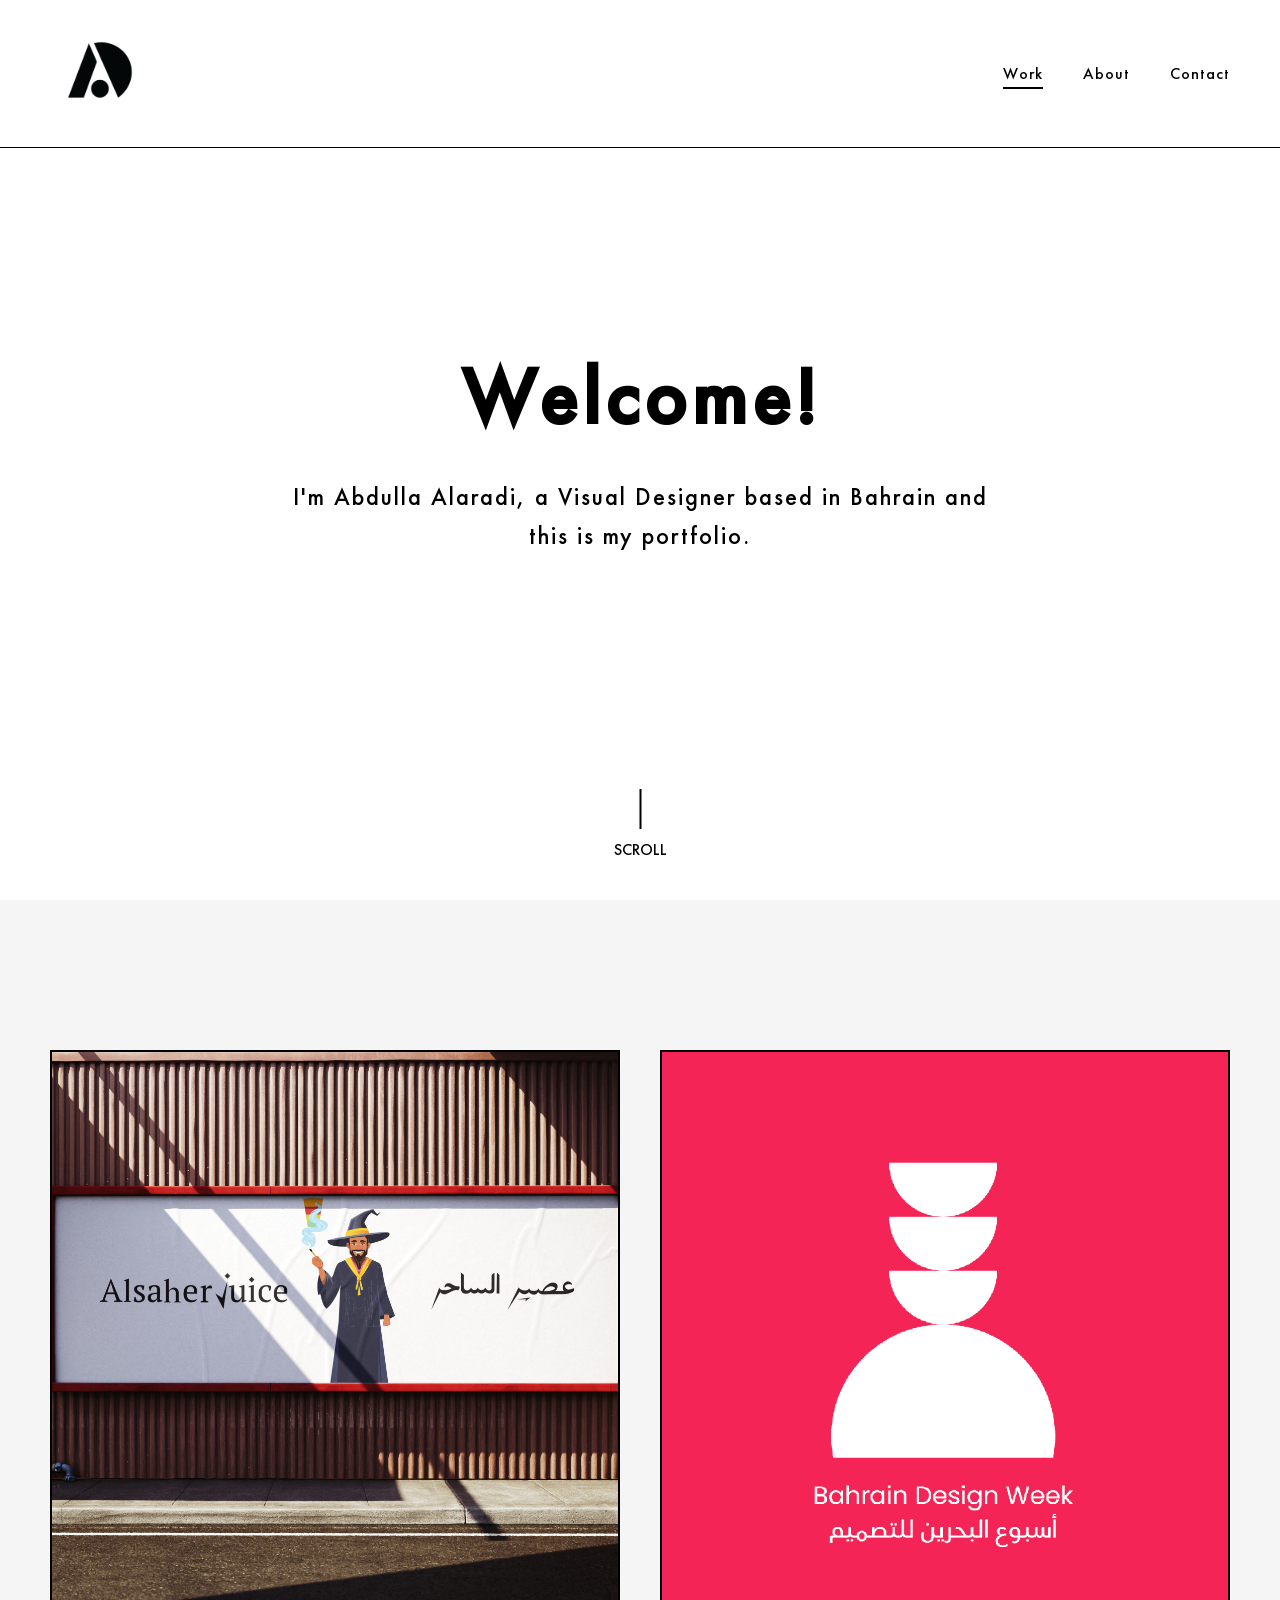
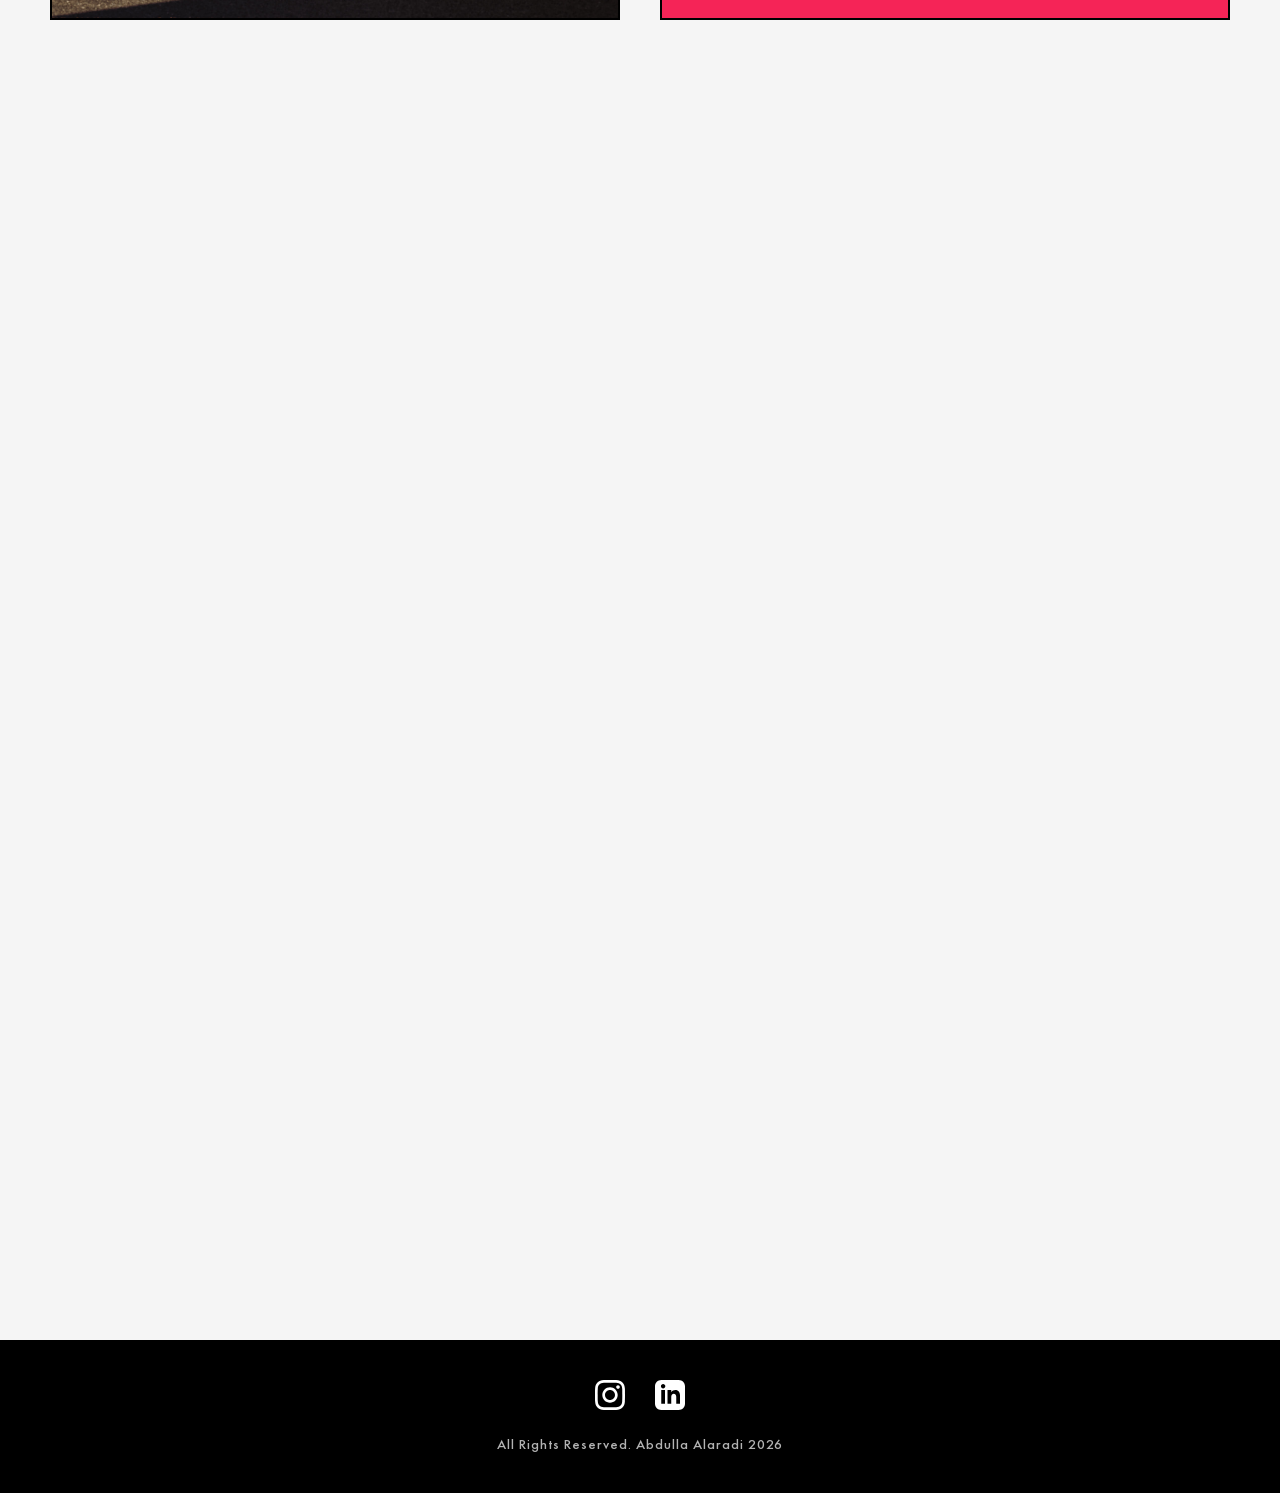
<file: index.html>
<!DOCTYPE html>
<html lang="en">
<head>
    <meta charset="UTF-8">
    <meta name="viewport" content="width=device-width, initial-scale=1.0">
    <title>Abdulla Alaradi - Portfolio</title>
    
    <style>

              @font-face {
    font-family: 'MyCustomFont';
    src: url('futura-pt/my-font.woff') format('woff');
    font-weight: normal;
    font-style: normal;
}
body {
            font-family: 'MyCustomFont', sans-serif;
            background-color: var(--white);
            color: var(--black);
            overflow-x: hidden;
        }

        * {
            margin: 0;
            padding: 0;
            box-sizing: border-box;
        }

        :root {
            --black: #000000;
            --white: #ffffff;
            --gray: #333333;
            --light-gray: #f5f5f5;
        }

        

        /* Header Styles */
        header {
            position: fixed;
            top: 0;
            left: 0;
            right: 0;
            z-index: 1000;
            background-color: var(--white);
            border-bottom: 1px solid var(--black);
            padding: 20px 50px;
            display: flex;
            justify-content: space-between;
            align-items: center;
            transition: all 0.3s ease;
        }

        .logo {
            font-size: 24px;
            font-weight: bold;
            letter-spacing: 2px;
            color: var(--black);
            text-decoration: none;
            transition: transform 0.3s ease;
        }

        .logo:hover {
            transform: scale(1.05);
        }

        nav ul {
            list-style: none;
            display: flex;
            gap: 40px;
        }

        nav a {
            text-decoration: none;
            color: var(--black);
            font-size: 16px;
            letter-spacing: 1px;
            position: relative;
            transition: all 0.3s ease;
        }

        nav a::after {
            content: '';
            position: absolute;
            bottom: -5px;
            left: 0;
            width: 0;
            height: 2px;
            background-color: var(--black);
            transition: width 0.3s ease;
        }

        nav a:hover::after,
        nav a.active::after {
            width: 100%;
        }

        /* Mobile Menu */
        .hamburger {
            display: none;
            flex-direction: column;
            cursor: pointer;
            gap: 5px;
        }

        .hamburger span {
            width: 25px;
            height: 2px;
            background-color: var(--black);
            transition: all 0.3s ease;
        }

        /* Hero Section */
        .hero {
            height: 100vh;
            display: flex;
            flex-direction: column;
            justify-content: center;
            align-items: center;
            text-align: center;
            padding: 0 20px;
            background-color: var(--white);
            position: relative;
            overflow: hidden;
        }

        .hero h1 {
            font-size: 80px;
            font-weight: bold;
            letter-spacing: 5px;
            margin-bottom: 30px;
            opacity: 0;
            transform: translateX(-100%);
        }

        .hero h1.animate {
            animation: slideInLeft 1s ease forwards;
        }

        .hero p {
            font-size: 24px;
            letter-spacing: 2px;
            max-width: 700px;
            line-height: 1.6;
            opacity: 0;
            transform: translateX(100%);
        }

        .hero p.animate {
            animation: slideInRight 1s ease 0.3s forwards;
        }

        @keyframes slideInLeft {
            to {
                opacity: 1;
                transform: translateX(0);
            }
        }

        @keyframes slideInRight {
            to {
                opacity: 1;
                transform: translateX(0);
            }
        }

        .scroll-indicator {
            position: absolute;
            bottom: 40px;
            left: 50%;
            transform: translateX(-50%);
            opacity: 0;
            animation: fadeIn 1s ease 1.5s forwards, bounce 2s ease-in-out 2.5s infinite;
        }

        .scroll-indicator::before {
            content: '';
            display: block;
            width: 2px;
            height: 40px;
            background-color: var(--black);
            margin: 0 auto 10px;
        }

        @keyframes fadeIn {
            to {
                opacity: 1;
            }
        }

        @keyframes bounce {
            0%, 100% {
                transform: translateX(-50%) translateY(0);
            }
            50% {
                transform: translateX(-50%) translateY(10px);
            }
        }

        /* Projects Section */
        .projects-section {
            min-height: 100vh;
            padding: 100px 50px;
            background-color: var(--light-gray);
        }

        .projects-container {
            max-width: 1400px;
            margin: 0 auto;
            display: grid;
            grid-template-columns: repeat(2, 1fr);
            gap: 40px;
            padding-top: 50px;
        }

        .project-card {
            position: relative;
            aspect-ratio: 1;
            overflow: hidden;
            cursor: pointer;
            border: 2px solid var(--black);
            opacity: 0;
            transform: translateY(50px) scale(0.9);
            transition: all 0.5s ease;
        }

        .project-card.visible {
            opacity: 1;
            transform: translateY(0) scale(1);
        }

        .project-card:nth-child(1) { transition-delay: 0.1s; }
        .project-card:nth-child(2) { transition-delay: 0.2s; }
        .project-card:nth-child(3) { transition-delay: 0.3s; }
        .project-card:nth-child(4) { transition-delay: 0.4s; }
        .project-card:nth-child(5) { transition-delay: 0.5s; }
        .project-card:nth-child(6) { transition-delay: 0.6s; }

        .project-image {
            width: 100%;
            height: 100%;
            object-fit: cover;
            transition: transform 0.6s ease;
        }

        .project-overlay {
            position: absolute;
            top: 0;
            left: 0;
            width: 100%;
            height: 100%;
            background-color: rgba(0, 0, 0, 0.85);
            display: flex;
            flex-direction: column;
            justify-content: center;
            align-items: center;
            opacity: 0;
            transition: opacity 0.4s ease;
            padding: 20px;
        }

        .project-card:hover .project-overlay {
            opacity: 1;
        }

        .project-card:hover .project-image {
            transform: scale(1.1);
        }

        .project-title {
            font-size: 32px;
            font-weight: bold;
            color: var(--white);
            letter-spacing: 2px;
            margin-bottom: 15px;
            transform: translateY(20px);
            transition: transform 0.4s ease 0.1s;
        }

        .project-card:hover .project-title {
            transform: translateY(0);
        }

        .project-description {
            font-size: 16px;
            color: var(--white);
            letter-spacing: 1px;
            text-align: center;
            transform: translateY(20px);
            transition: transform 0.4s ease 0.2s;
        }

        .project-card:hover .project-description {
            transform: translateY(0);
        }

        /* Footer */
        footer {
            background-color: var(--black);
            color: var(--white);
            padding: 40px 50px;
            text-align: center;
        }

        .social-links {
            display: flex;
            justify-content: center;
            gap: 30px;
            margin-bottom: 20px;
        }

        .social-links a {
            color: var(--white);
            transition: transform 0.3s ease, opacity 0.3s ease;
            display: inline-block;
        }

        .social-links a:hover {
            transform: translateY(-5px);
            opacity: 0.7;
        }

        .social-links svg {
            width: 30px;
            height: 30px;
            fill: var(--white);
        }

        .footer-text {
            font-size: 14px;
            letter-spacing: 1px;
            opacity: 0.7;
        }

        /* Responsive */
        @media (max-width: 768px) {
            header {
                padding: 15px 20px;
            }

            nav {
                position: fixed;
                top: 0;
                right: -100%;
                width: 70%;
                height: 100vh;
                background-color: var(--white);
                flex-direction: column;
                justify-content: center;
                align-items: center;
                transition: right 0.3s ease;
                border-left: 1px solid var(--black);
            }

            nav.active {
                right: 0;
            }

            nav ul {
                flex-direction: column;
                gap: 30px;
            }

            .hamburger {
                display: flex;
                z-index: 1001;
            }

            .hamburger.active span:nth-child(1) {
                transform: rotate(45deg) translate(7px, 7px);
            }

            .hamburger.active span:nth-child(2) {
                opacity: 0;
            }

            .hamburger.active span:nth-child(3) {
                transform: rotate(-45deg) translate(7px, -7px);
            }

            .hero h1 {
                font-size: 50px;
            }

            .hero p {
                font-size: 18px;
            }

            .projects-container {
                grid-template-columns: 1fr;
                padding: 20px;
                gap: 30px;
            }

            .projects-section {
                padding: 80px 20px;
            }
        }

        @media (max-width: 480px) {
            .hero h1 {
                font-size: 40px;
                letter-spacing: 3px;
            }

            .hero p {
                font-size: 16px;
            }

            .project-title {
                font-size: 24px;
            }

            .project-description {
                font-size: 14px;
            }
        }
    </style>
</head>
<body>
    <!-- Header -->
    <header>
        <a href="index.html" class="logo"><img src="images/logo.png" style="height: 20%; width: 20%;"></a>
        <nav id="nav">
            <ul>
                <li><a href="index.html" class="active">Work</a></li>
                <li><a href="about.html">About</a></li>
                <li><a href="contact.html">Contact</a></li>
            </ul>
        </nav>
        <div class="hamburger" id="hamburger">
            <span></span>
            <span></span>
            <span></span>
        </div>
    </header>

    <!-- Hero Section -->
    <section class="hero">
        <h1 id="heroTitle">Welcome!</h1>
        <p id="heroText">I'm Abdulla Alaradi, a Visual Designer based in Bahrain and this is my portfolio.</p>
        <div class="scroll-indicator">SCROLL</div>
    </section>

    <!-- Projects Section -->
    <section class="projects-section">
        <div class="projects-container">
            <!-- Project 1 -->
            <a href="project1.html" class="project-card">
                <img src="images/Alsaher/main.jpg" alt="Alsaher" class="project-image">
                <div class="project-overlay">
                    <div class="project-title">Alsaher Juice</div>
                    <div class="project-description">2026</div>
                </div>
            </a>

            <!-- Project 2 -->
            <a href="project2.html" class="project-card">
                <img src="images/BDW/new_dada.png" alt="Bahrain Design Week" class="project-image">
                <div class="project-overlay">
                    <div class="project-title">Bahrain Design Week</div>
                    <div class="project-description">2026</div>
                </div>
            </a>

            <!-- Project 3 -->
            <a href="project3.html" class="project-card">
                <img src="images/CACAO/222.jpg" alt="Cacao" class="project-image">
                <div class="project-overlay">
                    <div class="project-title">Cacao</div>
                    <div class="project-description">2026</div>
                </div>
            </a>

            <!-- Project 4 -->
            <a href="project4.html" class="project-card">
                <img src="images/Character Design/main.jpg" alt="Character Design" class="project-image">
                <div class="project-overlay">
                    <div class="project-title">Character Design</div>
                    <div class="project-description">2026</div>
                </div>
            </a>

            <!-- Project 5 -->
            <a href="project5.html" class="project-card">
                <img src="images/FUTURA/main.png" alt="Futura" class="project-image">
                <div class="project-overlay">
                    <div class="project-title">Futura Animation</div>
                    <div class="project-description">2026</div>
                </div>
            </a>

            <!-- Project 6 -->
            <a href="project6.html" class="project-card">
                <img src="images/Ramsis Engineers Company Profile/main.jpg" alt="Ramisis Engineers Company" class="project-image">
                <div class="project-overlay">
                    <div class="project-title">Company Profile</div>
                    <div class="project-description">2026</div>
                </div>
            </a>
        </div>
    </section>

    <!-- Footer -->
    <footer>
        <div class="social-links">
            <a href="https://www.instagram.com/abdulla__designs?igsh=a2JhZXc5c2tiamdq" target="_blank" aria-label="Instagram">
                <svg xmlns="http://www.w3.org/2000/svg" viewBox="0 0 24 24">
                    <path d="M12 2.163c3.204 0 3.584.012 4.85.07 3.252.148 4.771 1.691 4.919 4.919.058 1.265.069 1.645.069 4.849 0 3.205-.012 3.584-.069 4.849-.149 3.225-1.664 4.771-4.919 4.919-1.266.058-1.644.07-4.85.07-3.204 0-3.584-.012-4.849-.07-3.26-.149-4.771-1.699-4.919-4.92-.058-1.265-.07-1.644-.07-4.849 0-3.204.013-3.583.07-4.849.149-3.227 1.664-4.771 4.919-4.919 1.266-.057 1.645-.069 4.849-.069zm0-2.163c-3.259 0-3.667.014-4.947.072-4.358.2-6.78 2.618-6.98 6.98-.059 1.281-.073 1.689-.073 4.948 0 3.259.014 3.668.072 4.948.2 4.358 2.618 6.78 6.98 6.98 1.281.058 1.689.072 4.948.072 3.259 0 3.668-.014 4.948-.072 4.354-.2 6.782-2.618 6.979-6.98.059-1.28.073-1.689.073-4.948 0-3.259-.014-3.667-.072-4.947-.196-4.354-2.617-6.78-6.979-6.98-1.281-.059-1.69-.073-4.949-.073zm0 5.838c-3.403 0-6.162 2.759-6.162 6.162s2.759 6.163 6.162 6.163 6.162-2.759 6.162-6.163c0-3.403-2.759-6.162-6.162-6.162zm0 10.162c-2.209 0-4-1.79-4-4 0-2.209 1.791-4 4-4s4 1.791 4 4c0 2.21-1.791 4-4 4zm6.406-11.845c-.796 0-1.441.645-1.441 1.44s.645 1.44 1.441 1.44c.795 0 1.439-.645 1.439-1.44s-.644-1.44-1.439-1.44z"/>
                </svg>
            </a>
            <a href="https://www.linkedin.com/in/abdulla-alaradi-057582267?utm_source=share&utm_campaign=share_via&utm_content=profile&utm_medium=android_app" target="_blank" aria-label="LinkedIn">
                <svg xmlns="http://www.w3.org/2000/svg" viewBox="0 0 24 24">
                    <path d="M19 0h-14c-2.761 0-5 2.239-5 5v14c0 2.761 2.239 5 5 5h14c2.762 0 5-2.239 5-5v-14c0-2.761-2.238-5-5-5zm-11 19h-3v-11h3v11zm-1.5-12.268c-.966 0-1.75-.79-1.75-1.764s.784-1.764 1.75-1.764 1.75.79 1.75 1.764-.783 1.764-1.75 1.764zm13.5 12.268h-3v-5.604c0-3.368-4-3.113-4 0v5.604h-3v-11h3v1.765c1.396-2.586 7-2.777 7 2.476v6.759z"/>
                </svg>
            </a>
        </div>
        <div class="footer-text">All Rights Reserved. Abdulla Alaradi 2026</div>
    </footer>

    <script>
        // Hero text animation on load
        window.addEventListener('load', function() {
            setTimeout(function() {
                document.getElementById('heroTitle').classList.add('animate');
            }, 300);
            setTimeout(function() {
                document.getElementById('heroText').classList.add('animate');
            }, 500);
        });

        // Hamburger menu toggle
        const hamburger = document.getElementById('hamburger');
        const nav = document.getElementById('nav');

        hamburger.addEventListener('click', function() {
            hamburger.classList.toggle('active');
            nav.classList.toggle('active');
        });

        // Close menu when clicking on a link
        const navLinks = document.querySelectorAll('nav a');
        navLinks.forEach(link => {
            link.addEventListener('click', function() {
                hamburger.classList.remove('active');
                nav.classList.remove('active');
            });
        });

        // Project cards animation on scroll
        const projectCards = document.querySelectorAll('.project-card');
        
        const observerOptions = {
            threshold: 0.2,
            rootMargin: '0px 0px -100px 0px'
        };

        const observer = new IntersectionObserver(function(entries) {
            entries.forEach(entry => {
                if (entry.isIntersecting) {
                    entry.target.classList.add('visible');
                }
            });
        }, observerOptions);

        projectCards.forEach(card => {
            observer.observe(card);
        });

        // Smooth scroll for all links
        document.querySelectorAll('a[href^="#"]').forEach(anchor => {
            anchor.addEventListener('click', function(e) {
                e.preventDefault();
                const target = document.querySelector(this.getAttribute('href'));
                if (target) {
                    target.scrollIntoView({
                        behavior: 'smooth',
                        block: 'start'
                    });
                }
            });
        });

        // Header hide/show on scroll
        let lastScroll = 0;
        const header = document.querySelector('header');

        window.addEventListener('scroll', function() {
            const currentScroll = window.pageYOffset;
            
            if (currentScroll <= 0) {
                header.style.transform = 'translateY(0)';
            } else if (currentScroll > lastScroll && currentScroll > 100) {
                header.style.transform = 'translateY(-100%)';
            } else if (currentScroll < lastScroll) {
                header.style.transform = 'translateY(0)';
            }
            
            lastScroll = currentScroll;
        });
    </script>
</body>
</html>
</file>
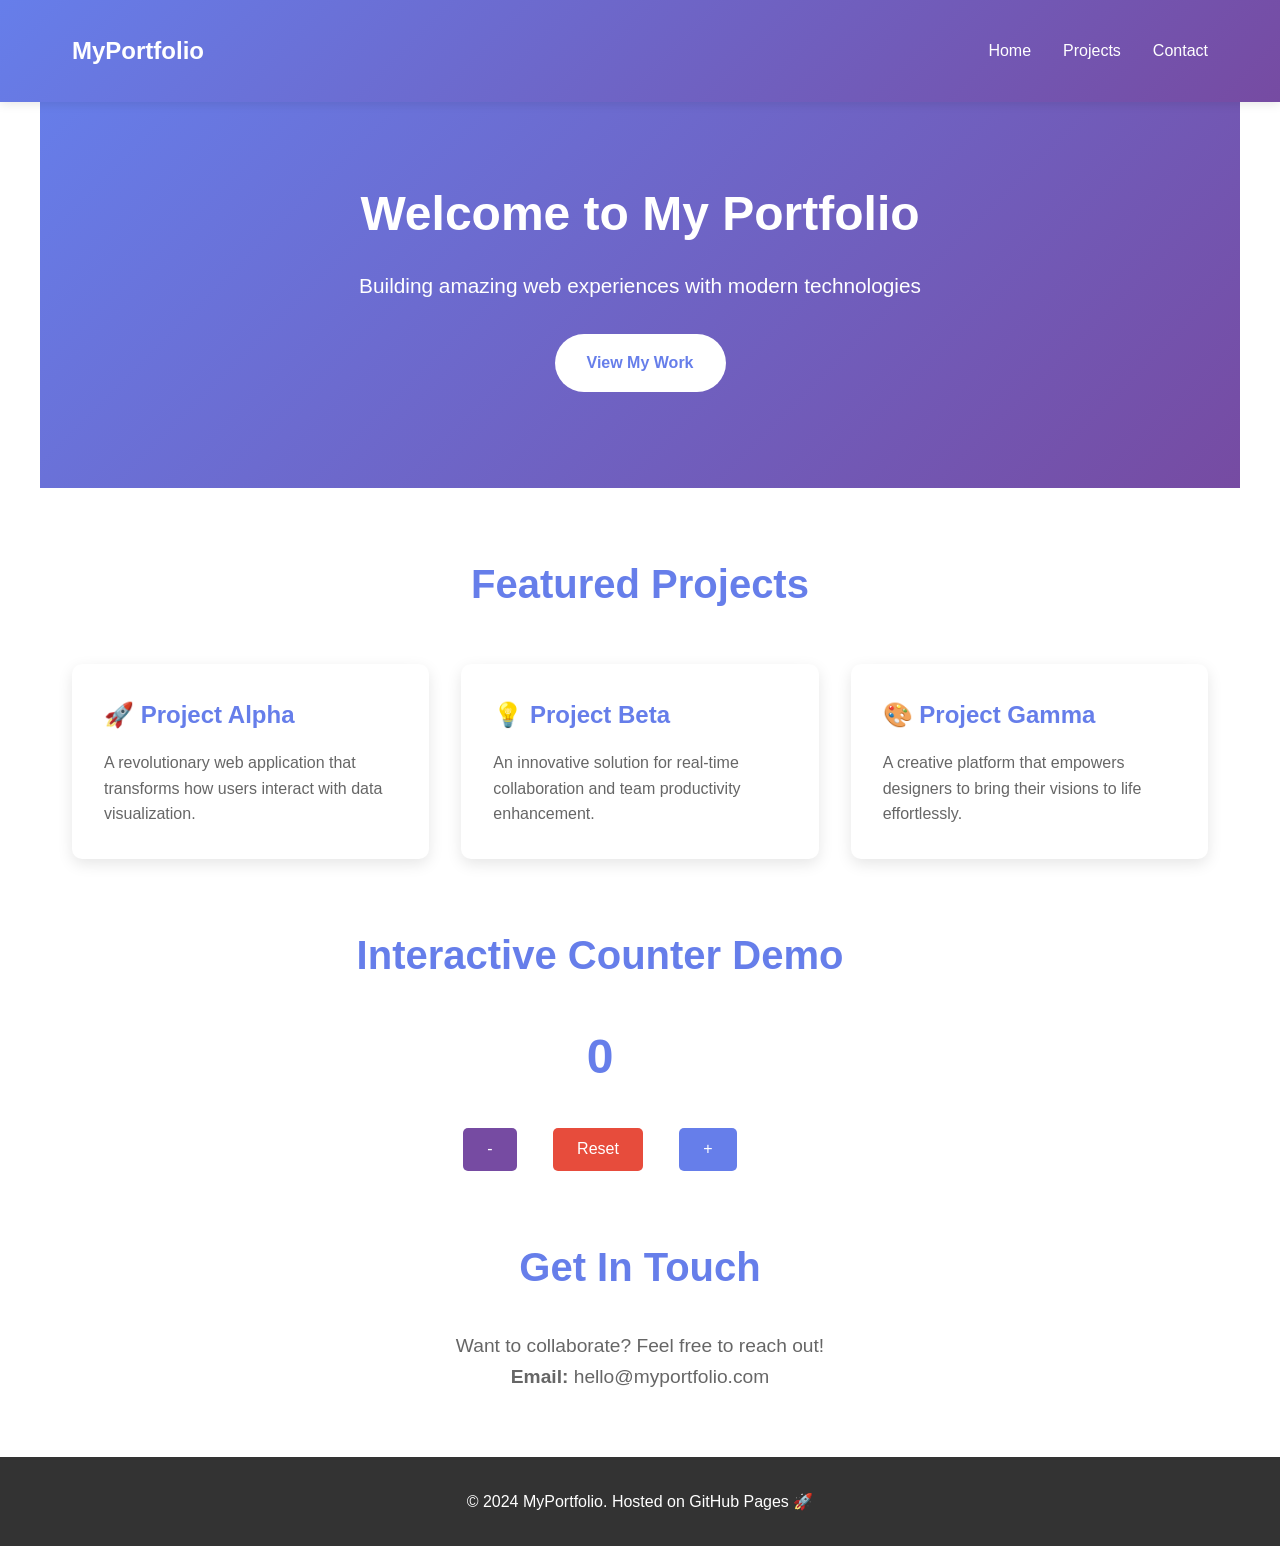
<file: docs/index.html>
<!DOCTYPE html>
<html lang="en">
<head>
    <meta charset="UTF-8">
    <meta name="viewport" content="width=device-width, initial-scale=1.0">
    <title>My Portfolio</title>
    <style>
        * {
            margin: 0;
            padding: 0;
            box-sizing: border-box;
        }

        body {
            font-family: 'Segoe UI', Tahoma, Geneva, Verdana, sans-serif;
            line-height: 1.6;
            color: #333;
        }

        header {
            background: linear-gradient(135deg, #667eea 0%, #764ba2 100%);
            color: white;
            padding: 2rem 0;
            position: fixed;
            width: 100%;
            top: 0;
            z-index: 1000;
            box-shadow: 0 2px 10px rgba(0,0,0,0.1);
        }

        nav {
            max-width: 1200px;
            margin: 0 auto;
            display: flex;
            justify-content: space-between;
            align-items: center;
            padding: 0 2rem;
        }

        .logo {
            font-size: 1.5rem;
            font-weight: bold;
        }

        .nav-links {
            display: flex;
            list-style: none;
            gap: 2rem;
        }

        .nav-links a {
            color: white;
            text-decoration: none;
            transition: opacity 0.3s;
        }

        .nav-links a:hover {
            opacity: 0.8;
        }

        .hero {
            margin-top: 80px;
            background: linear-gradient(135deg, #667eea 0%, #764ba2 100%);
            color: white;
            padding: 6rem 2rem;
            text-align: center;
        }

        .hero h1 {
            font-size: 3rem;
            margin-bottom: 1rem;
            animation: fadeInUp 1s ease;
        }

        .hero p {
            font-size: 1.3rem;
            margin-bottom: 2rem;
            animation: fadeInUp 1s ease 0.2s backwards;
        }

        .btn {
            display: inline-block;
            padding: 1rem 2rem;
            background: white;
            color: #667eea;
            text-decoration: none;
            border-radius: 50px;
            font-weight: bold;
            transition: transform 0.3s, box-shadow 0.3s;
            animation: fadeInUp 1s ease 0.4s backwards;
        }

        .btn:hover {
            transform: translateY(-3px);
            box-shadow: 0 10px 20px rgba(0,0,0,0.2);
        }

        section {
            max-width: 1200px;
            margin: 4rem auto;
            padding: 0 2rem;
        }

        h2 {
            font-size: 2.5rem;
            margin-bottom: 2rem;
            text-align: center;
            color: #667eea;
        }

        .cards {
            display: grid;
            grid-template-columns: repeat(auto-fit, minmax(300px, 1fr));
            gap: 2rem;
            margin-top: 3rem;
        }

        .card {
            background: white;
            padding: 2rem;
            border-radius: 10px;
            box-shadow: 0 5px 15px rgba(0,0,0,0.1);
            transition: transform 0.3s, box-shadow 0.3s;
            cursor: pointer;
        }

        .card:hover {
            transform: translateY(-10px);
            box-shadow: 0 15px 30px rgba(0,0,0,0.2);
        }

        .card h3 {
            color: #667eea;
            margin-bottom: 1rem;
            font-size: 1.5rem;
        }

        .card p {
            color: #666;
        }

        #counter {
            text-align: center;
            margin: 3rem 0;
        }

        #count {
            font-size: 3rem;
            color: #667eea;
            font-weight: bold;
        }

        .counter-btn {
            margin: 0 1rem;
            padding: 0.8rem 1.5rem;
            font-size: 1rem;
            border: none;
            border-radius: 5px;
            cursor: pointer;
            transition: all 0.3s;
        }

        #increment {
            background: #667eea;
            color: white;
        }

        #decrement {
            background: #764ba2;
            color: white;
        }

        #reset {
            background: #e74c3c;
            color: white;
        }

        .counter-btn:hover {
            transform: scale(1.1);
            box-shadow: 0 5px 15px rgba(0,0,0,0.3);
        }

        footer {
            background: #333;
            color: white;
            text-align: center;
            padding: 2rem;
            margin-top: 4rem;
        }

        @keyframes fadeInUp {
            from {
                opacity: 0;
                transform: translateY(30px);
            }
            to {
                opacity: 1;
                transform: translateY(0);
            }
        }

        @media (max-width: 768px) {
            .hero h1 {
                font-size: 2rem;
            }
            
            .hero p {
                font-size: 1rem;
            }
            
            .nav-links {
                gap: 1rem;
            }
        }
    </style>
</head>
<body>
    <header>
        <nav>
            <div class="logo">MyPortfolio</div>
            <ul class="nav-links">
                <li><a href="#home">Home</a></li>
                <li><a href="#projects">Projects</a></li>
                <li><a href="#contact">Contact</a></li>
            </ul>
        </nav>
    </header>

    <section class="hero" id="home">
        <h1>Welcome to My Portfolio</h1>
        <p>Building amazing web experiences with modern technologies</p>
        <a href="#projects" class="btn">View My Work</a>
    </section>

    <section id="projects">
        <h2>Featured Projects</h2>
        <div class="cards">
            <div class="card">
                <h3>🚀 Project Alpha</h3>
                <p>A revolutionary web application that transforms how users interact with data visualization.</p>
            </div>
            <div class="card">
                <h3>💡 Project Beta</h3>
                <p>An innovative solution for real-time collaboration and team productivity enhancement.</p>
            </div>
            <div class="card">
                <h3>🎨 Project Gamma</h3>
                <p>A creative platform that empowers designers to bring their visions to life effortlessly.</p>
            </div>
        </div>
    </section>

    <section id="counter">
        <h2>Interactive Counter Demo</h2>
        <div id="count">0</div>
        <div style="margin-top: 2rem;">
            <button class="counter-btn" id="decrement">-</button>
            <button class="counter-btn" id="reset">Reset</button>
            <button class="counter-btn" id="increment">+</button>
        </div>
    </section>

    <section id="contact">
        <h2>Get In Touch</h2>
        <p style="text-align: center; font-size: 1.2rem; color: #666;">
            Want to collaborate? Feel free to reach out!<br>
            <strong>Email:</strong> hello@myportfolio.com
        </p>
    </section>

    <footer>
        <p>&copy; 2024 MyPortfolio. Hosted on GitHub Pages 🚀</p>
    </footer>

    <script>
        let count = 0;
        const countDisplay = document.getElementById('count');
        const incrementBtn = document.getElementById('increment');
        const decrementBtn = document.getElementById('decrement');
        const resetBtn = document.getElementById('reset');

        function updateDisplay() {
            countDisplay.textContent = count;
            countDisplay.style.transform = 'scale(1.2)';
            setTimeout(() => {
                countDisplay.style.transform = 'scale(1)';
            }, 200);
        }

        incrementBtn.addEventListener('click', () => {
            count++;
            updateDisplay();
        });

        decrementBtn.addEventListener('click', () => {
            count--;
            updateDisplay();
        });

        resetBtn.addEventListener('click', () => {
            count = 0;
            updateDisplay();
        });

        // Smooth scrolling for navigation links
        document.querySelectorAll('a[href^="#"]').forEach(anchor => {
            anchor.addEventListener('click', function (e) {
                e.preventDefault();
                const target = document.querySelector(this.getAttribute('href'));
                if (target) {
                    target.scrollIntoView({
                        behavior: 'smooth',
                        block: 'start'
                    });
                }
            });
        });

        // Add scroll animation to cards
        const observer = new IntersectionObserver((entries) => {
            entries.forEach(entry => {
                if (entry.isIntersecting) {
                    entry.target.style.animation = 'fadeInUp 0.6s ease';
                }
            });
        });

        document.querySelectorAll('.card').forEach(card => {
            observer.observe(card);
        });
    </script>
</body>
</html>
</file>
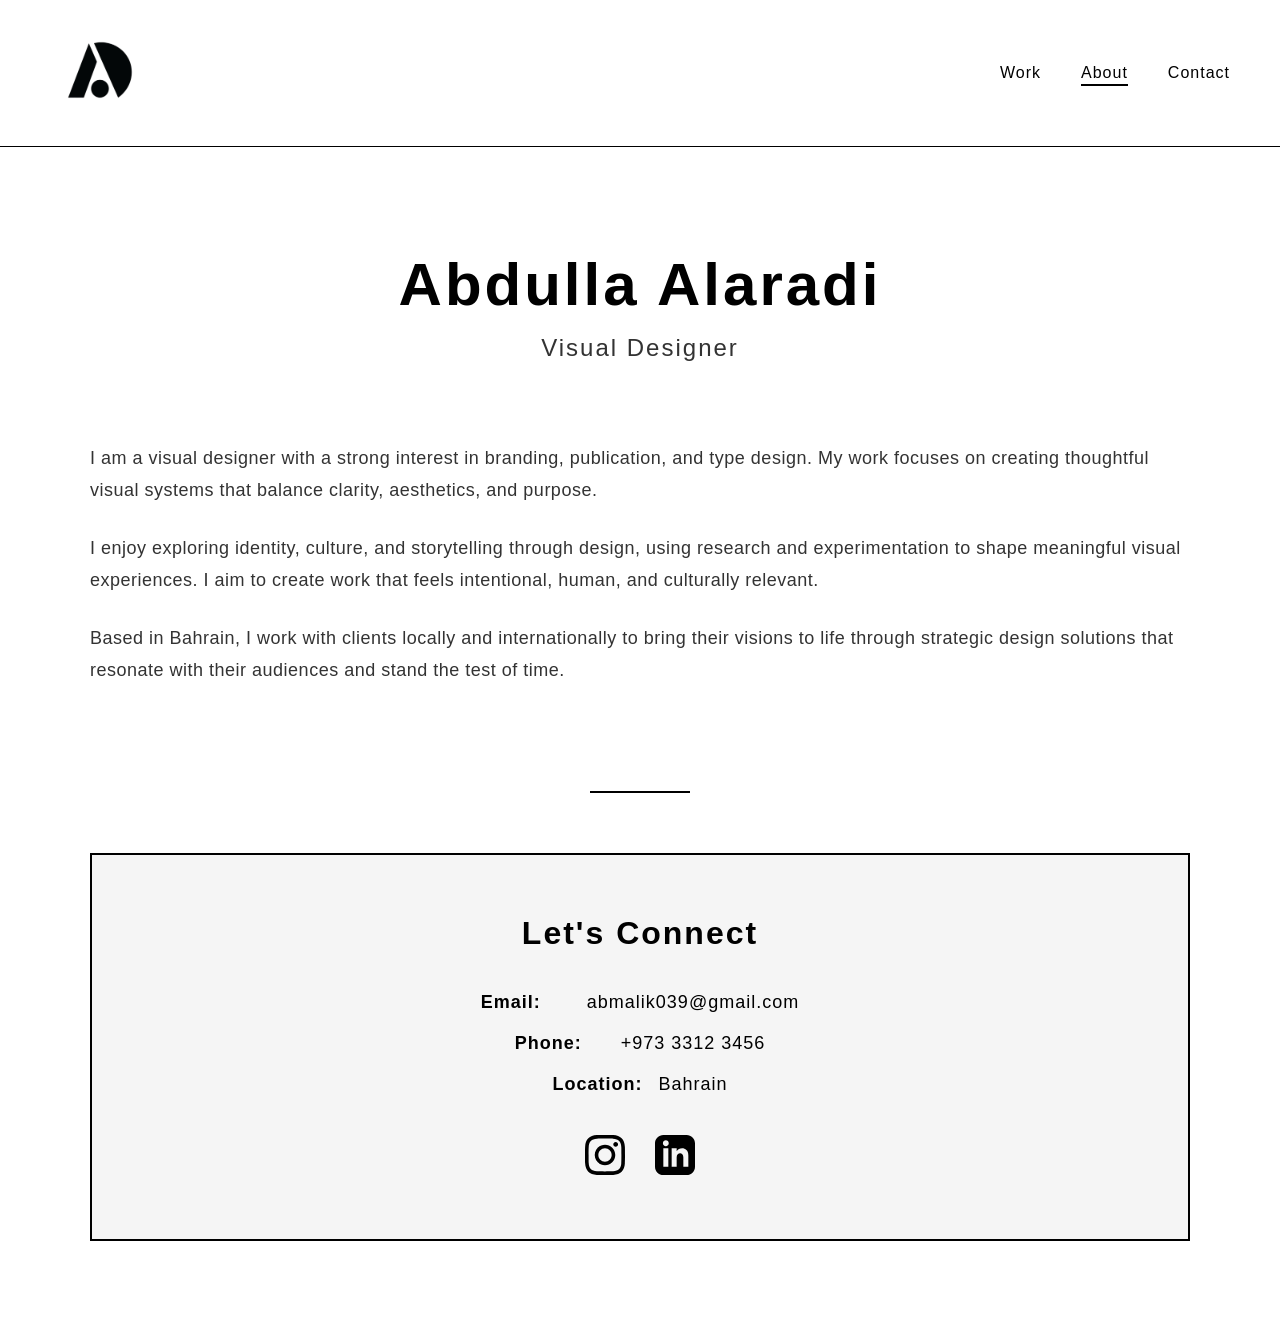
<file: about.html>
<!DOCTYPE html>
<html lang="en">
<head>
    <meta charset="UTF-8">
    <meta name="viewport" content="width=device-width, initial-scale=1.0">
    <title>Abdulla Alaradi - About</title>
    
    <style>
        * {
            margin: 0;
            padding: 0;
            box-sizing: border-box;
        }

        :root {
            --black: #000000;
            --white: #ffffff;
            --gray: #333333;
            --light-gray: #f5f5f5;
        }

        body {
            font-family: 'Arial', sans-serif;
            background-color: var(--white);
            color: var(--black);
            overflow-x: hidden;
        }

        /* Header Styles */
        header {
            position: fixed;
            top: 0;
            left: 0;
            right: 0;
            z-index: 1000;
            background-color: var(--white);
            border-bottom: 1px solid var(--black);
            padding: 20px 50px;
            display: flex;
            justify-content: space-between;
            align-items: center;
            transition: all 0.3s ease;
        }

        .logo {
            font-size: 24px;
            font-weight: bold;
            letter-spacing: 2px;
            color: var(--black);
            text-decoration: none;
            transition: transform 0.3s ease;
        }

        .logo:hover {
            transform: scale(1.05);
        }

        nav ul {
            list-style: none;
            display: flex;
            gap: 40px;
        }

        nav a {
            text-decoration: none;
            color: var(--black);
            font-size: 16px;
            letter-spacing: 1px;
            position: relative;
            transition: all 0.3s ease;
        }

        nav a::after {
            content: '';
            position: absolute;
            bottom: -5px;
            left: 0;
            width: 0;
            height: 2px;
            background-color: var(--black);
            transition: width 0.3s ease;
        }

        nav a:hover::after,
        nav a.active::after {
            width: 100%;
        }

        /* Mobile Menu */
        .hamburger {
            display: none;
            flex-direction: column;
            cursor: pointer;
            gap: 5px;
        }

        .hamburger span {
            width: 25px;
            height: 2px;
            background-color: var(--black);
            transition: all 0.3s ease;
        }

        /* About Section */
        .about-section {
            min-height: 100vh;
            padding: 150px 50px 100px;
            max-width: 1200px;
            margin: 0 auto;
        }

        .about-header {
            text-align: center;
            margin-bottom: 80px;
            padding-top: 100px;
            opacity: 0;
            transform: translateY(30px);
            animation: fadeInUp 0.8s ease forwards;
        }

        .about-header h1 {
            font-size: 60px;
            letter-spacing: 3px;
            margin-bottom: 15px;
        }

        .about-header .subtitle {
            font-size: 24px;
            letter-spacing: 2px;
            color: var(--gray);
            font-weight: normal;
        }

        @keyframes fadeInUp {
            to {
                opacity: 1;
                transform: translateY(0);
            }
        }

        /* About Content */
        .about-content {
            display: grid;
            grid-template-columns: 1fr;
            gap: 60px;
            margin-bottom: 80px;
        }

        .about-text {
            opacity: 0;
            transform: translateX(-30px);
            animation: slideInLeft 0.8s ease 0.3s forwards;
        }

        .about-text p {
            font-size: 18px;
            line-height: 1.8;
            margin-bottom: 25px;
            color: var(--gray);
            letter-spacing: 0.5px;
        }

        @keyframes slideInLeft {
            to {
                opacity: 1;
                transform: translateX(0);
            }
        }

        /* Skills Section */
        .skills-section {
            margin-bottom: 80px;
            opacity: 0;
            transform: translateY(30px);
            animation: fadeInUp 0.8s ease 0.6s forwards;
        }

        .skills-section h2 {
            font-size: 32px;
            letter-spacing: 2px;
            margin-bottom: 40px;
            text-align: center;
        }

        .skills-grid {
            display: grid;
            grid-template-columns: repeat(auto-fit, minmax(250px, 1fr));
            gap: 30px;
        }

        .skill-card {
            padding: 30px;
            border: 2px solid var(--black);
            text-align: center;
            transition: all 0.3s ease;
            background-color: var(--white);
        }

        .skill-card:hover {
            background-color: var(--black);
            color: var(--white);
            transform: translateY(-5px);
            box-shadow: 0 10px 20px rgba(0, 0, 0, 0.2);
        }

        .skill-card h3 {
            font-size: 20px;
            letter-spacing: 1px;
            margin-bottom: 15px;
        }

        .skill-card p {
            font-size: 14px;
            letter-spacing: 0.5px;
            line-height: 1.6;
        }

        /* Contact Info Section */
        .contact-info-section {
            background-color: var(--light-gray);
            padding: 60px;
            border: 2px solid var(--black);
            text-align: center;
            opacity: 0;
            transform: translateY(30px);
            animation: fadeInUp 0.8s ease 0.9s forwards;
        }

        .contact-info-section h2 {
            font-size: 32px;
            letter-spacing: 2px;
            margin-bottom: 40px;
        }

        .contact-details {
            display: flex;
            flex-direction: column;
            gap: 20px;
            margin-bottom: 40px;
        }

        .contact-item {
            font-size: 18px;
            letter-spacing: 1px;
        }

        .contact-item a {
            color: var(--black);
            text-decoration: none;
            border-bottom: 2px solid transparent;
            transition: all 0.3s ease;
            padding-bottom: 2px;
        }

        .contact-item a:hover {
            border-bottom-color: var(--black);
        }

        .contact-item strong {
            display: inline-block;
            min-width: 100px;
            text-align: left;
        }

        /* Social Links */
        .social-links-about {
            display: flex;
            justify-content: center;
            gap: 30px;
            margin-top: 40px;
        }

        .social-links-about a {
            color: var(--black);
            transition: all 0.3s ease;
            display: inline-block;
        }

        .social-links-about a:hover {
            transform: translateY(-5px) scale(1.1);
        }

        .social-links-about svg {
            width: 40px;
            height: 40px;
            fill: var(--black);
            transition: fill 0.3s ease;
        }

        .social-links-about a:hover svg {
            fill: var(--gray);
        }

        /* Footer */
        footer {
            background-color: var(--black);
            color: var(--white);
            padding: 40px 50px;
            text-align: center;
        }

        .social-links {
            display: flex;
            justify-content: center;
            gap: 30px;
            margin-bottom: 20px;
        }

        .social-links a {
            color: var(--white);
            transition: transform 0.3s ease, opacity 0.3s ease;
            display: inline-block;
        }

        .social-links a:hover {
            transform: translateY(-5px);
            opacity: 0.7;
        }

        .social-links svg {
            width: 30px;
            height: 30px;
            fill: var(--white);
        }

        .footer-text {
            font-size: 14px;
            letter-spacing: 1px;
            opacity: 0.7;
        }

        /* Divider */
        .divider {
            width: 100px;
            height: 2px;
            background-color: var(--black);
            margin: 60px auto;
            opacity: 0;
            animation: expandWidth 0.8s ease 1.2s forwards;
        }

        @keyframes expandWidth {
            from {
                width: 0;
                opacity: 0;
            }
            to {
                width: 100px;
                opacity: 1;
            }
        }

        /* Responsive */
        @media (max-width: 768px) {
            header {
                padding: 15px 20px;
            }

            nav {
                position: fixed;
                top: 0;
                right: -100%;
                width: 70%;
                height: 100vh;
                background-color: var(--white);
                flex-direction: column;
                justify-content: center;
                align-items: center;
                transition: right 0.3s ease;
                border-left: 1px solid var(--black);
            }

            nav.active {
                right: 0;
            }

            nav ul {
                flex-direction: column;
                gap: 30px;
            }

            .hamburger {
                display: flex;
                z-index: 1001;
            }

            .hamburger.active span:nth-child(1) {
                transform: rotate(45deg) translate(7px, 7px);
            }

            .hamburger.active span:nth-child(2) {
                opacity: 0;
            }

            .hamburger.active span:nth-child(3) {
                transform: rotate(-45deg) translate(7px, -7px);
            }

            .about-section {
                padding: 120px 20px 80px;
            }

            .about-header h1 {
                font-size: 40px;
            }

            .about-header .subtitle {
                font-size: 18px;
            }

            .skills-grid {
                grid-template-columns: 1fr;
            }

            .contact-info-section {
                padding: 40px 20px;
            }

            .contact-info-section h2 {
                font-size: 24px;
            }

            .contact-item {
                font-size: 16px;
            }
        }

        @media (max-width: 480px) {
            .about-header h1 {
                font-size: 32px;
                letter-spacing: 2px;
            }

            .about-header .subtitle {
                font-size: 16px;
            }

            .about-text p {
                font-size: 16px;
            }

            .skills-section h2,
            .contact-info-section h2 {
                font-size: 24px;
            }
        }
    </style>
</head>
<body>
    <!-- Header -->
    <header>
        <a href="index.html" class="logo"><img src="images/logo.png" style="height: 20%; width: 20%;"></a>
        <nav id="nav">
            <ul>
                <li><a href="index.html">Work</a></li>
                <li><a href="about.html" class="active">About</a></li>
                <li><a href="contact.html">Contact</a></li>
            </ul>
        </nav>
        <div class="hamburger" id="hamburger">
            <span></span>
            <span></span>
            <span></span>
        </div>
    </header>

    <!-- About Section -->
    <section class="about-section">
        <div class="about-header">
            <h1>Abdulla Alaradi</h1>
            <p class="subtitle">Visual Designer</p>
        </div>

        <div class="about-content">
            <div class="about-text">
                <p>
                    I am a visual designer with a strong interest in branding, publication, and type design. My work focuses on creating thoughtful visual systems that balance clarity, aesthetics, and purpose.
                </p>
                <p>
                    I enjoy exploring identity, culture, and storytelling through design, using research and experimentation to shape meaningful visual experiences. I aim to create work that feels intentional, human, and culturally relevant.
                </p>
                <p>
                    Based in Bahrain, I work with clients locally and internationally to bring their visions to life through strategic design solutions that resonate with their audiences and stand the test of time.
                </p>
            </div>
        </div>

        <div class="divider"></div>



        <!-- Contact Info -->
        <div class="contact-info-section">
            <h2>Let's Connect</h2>
            <div class="contact-details">
                <div class="contact-item">
                    <strong>Email:</strong> <a href="mailto:abmalik039@gmail.com">abmalik039@gmail.com</a>
                </div>
                <div class="contact-item">
                    <strong>Phone:</strong> <a href="tel:+97333123456">+973 3312 3456</a>
                </div>
                <div class="contact-item">
                    <strong>Location:</strong> Bahrain
                </div>
            </div>

            <div class="social-links-about">
                <a href="https://www.instagram.com/abdulla__designs?igsh=a2JhZXc5c2tiamdq" target="_blank" aria-label="Instagram">
                <svg xmlns="http://www.w3.org/2000/svg" viewBox="0 0 24 24">
                    <path d="M12 2.163c3.204 0 3.584.012 4.85.07 3.252.148 4.771 1.691 4.919 4.919.058 1.265.069 1.645.069 4.849 0 3.205-.012 3.584-.069 4.849-.149 3.225-1.664 4.771-4.919 4.919-1.266.058-1.644.07-4.85.07-3.204 0-3.584-.012-4.849-.07-3.26-.149-4.771-1.699-4.919-4.92-.058-1.265-.07-1.644-.07-4.849 0-3.204.013-3.583.07-4.849.149-3.227 1.664-4.771 4.919-4.919 1.266-.057 1.645-.069 4.849-.069zm0-2.163c-3.259 0-3.667.014-4.947.072-4.358.2-6.78 2.618-6.98 6.98-.059 1.281-.073 1.689-.073 4.948 0 3.259.014 3.668.072 4.948.2 4.358 2.618 6.78 6.98 6.98 1.281.058 1.689.072 4.948.072 3.259 0 3.668-.014 4.948-.072 4.354-.2 6.782-2.618 6.979-6.98.059-1.28.073-1.689.073-4.948 0-3.259-.014-3.667-.072-4.947-.196-4.354-2.617-6.78-6.979-6.98-1.281-.059-1.69-.073-4.949-.073zm0 5.838c-3.403 0-6.162 2.759-6.162 6.162s2.759 6.163 6.162 6.163 6.162-2.759 6.162-6.163c0-3.403-2.759-6.162-6.162-6.162zm0 10.162c-2.209 0-4-1.79-4-4 0-2.209 1.791-4 4-4s4 1.791 4 4c0 2.21-1.791 4-4 4zm6.406-11.845c-.796 0-1.441.645-1.441 1.44s.645 1.44 1.441 1.44c.795 0 1.439-.645 1.439-1.44s-.644-1.44-1.439-1.44z"/>
                </svg>
            </a>
                <a href="https://www.linkedin.com/in/abdulla-alaradi-057582267?utm_source=share&utm_campaign=share_via&utm_content=profile&utm_medium=android_app" target="_blank" aria-label="LinkedIn">
                <svg xmlns="http://www.w3.org/2000/svg" viewBox="0 0 24 24">
                    <path d="M19 0h-14c-2.761 0-5 2.239-5 5v14c0 2.761 2.239 5 5 5h14c2.762 0 5-2.239 5-5v-14c0-2.761-2.238-5-5-5zm-11 19h-3v-11h3v11zm-1.5-12.268c-.966 0-1.75-.79-1.75-1.764s.784-1.764 1.75-1.764 1.75.79 1.75 1.764-.783 1.764-1.75 1.764zm13.5 12.268h-3v-5.604c0-3.368-4-3.113-4 0v5.604h-3v-11h3v1.765c1.396-2.586 7-2.777 7 2.476v6.759z"/>
                </svg>
            </a>
            </div>
        </div>
    </section>



    <script>
        // Hamburger menu toggle
        const hamburger = document.getElementById('hamburger');
        const nav = document.getElementById('nav');

        hamburger.addEventListener('click', function() {
            hamburger.classList.toggle('active');
            nav.classList.toggle('active');
        });

        // Close menu when clicking on a link
        const navLinks = document.querySelectorAll('nav a');
        navLinks.forEach(link => {
            link.addEventListener('click', function() {
                hamburger.classList.remove('active');
                nav.classList.remove('active');
            });
        });

        // Header hide/show on scroll
        let lastScroll = 0;
        const header = document.querySelector('header');

        window.addEventListener('scroll', function() {
            const currentScroll = window.pageYOffset;
            
            if (currentScroll <= 0) {
                header.style.transform = 'translateY(0)';
            } else if (currentScroll > lastScroll && currentScroll > 100) {
                header.style.transform = 'translateY(-100%)';
            } else if (currentScroll < lastScroll) {
                header.style.transform = 'translateY(0)';
            }
            
            lastScroll = currentScroll;
        });

        // Add parallax effect on scroll
        window.addEventListener('scroll', function() {
            const scrolled = window.pageYOffset;
            const aboutHeader = document.querySelector('.about-header');
            if (aboutHeader) {
                aboutHeader.style.transform = `translateY(${scrolled * 0.3}px)`;
            }
        });
    </script>
</body>
</html>
</file>
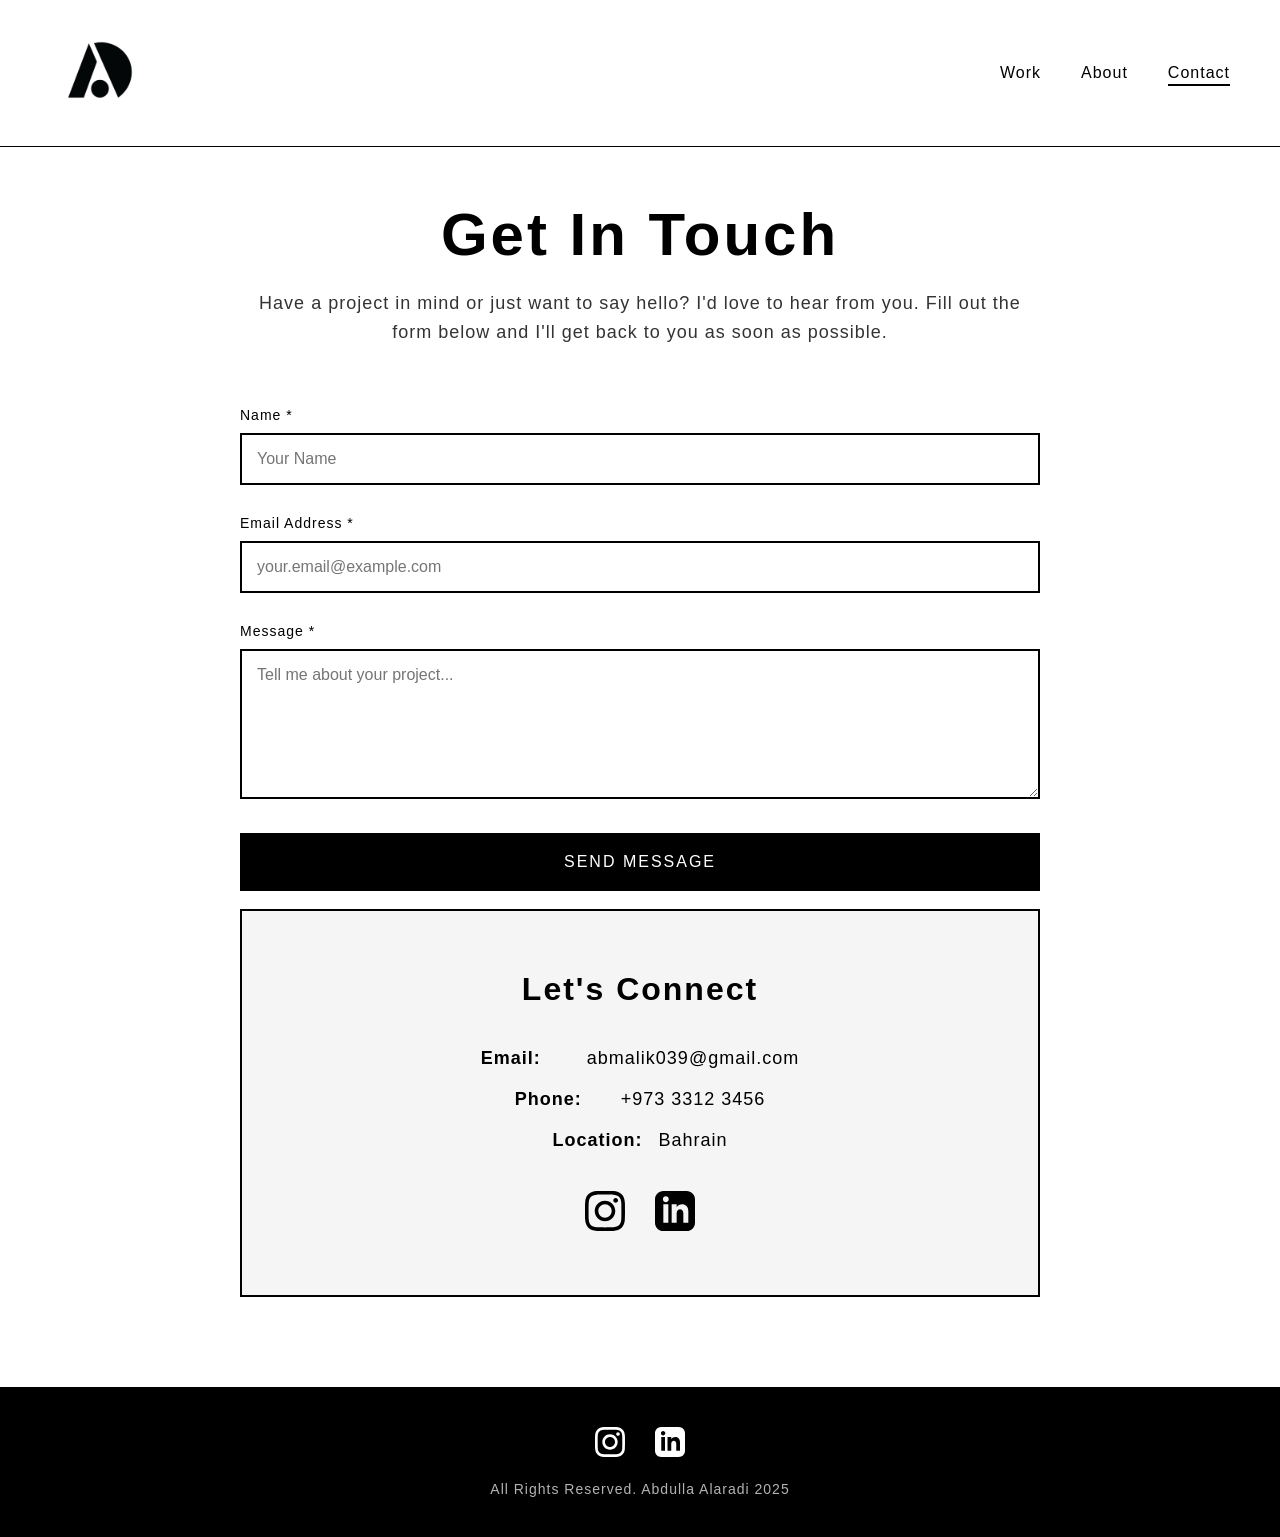
<file: contact.html>
<!DOCTYPE html>
<html lang="en">
<head>
    <meta charset="UTF-8">
    <meta name="viewport" content="width=device-width, initial-scale=1.0">
    <title>Abdulla Alaradi - Contact</title>
    
    <style>
         /* Contact Info Section */
        .contact-info-section {
            background-color: var(--light-gray);
            padding: 60px;
            margin-bottom: 90px;
            border: 2px solid var(--black);
            text-align: center;
            opacity: 0;
            transform: translateY(30px);
            animation: fadeInUp 0.8s ease 0.9s forwards;
        }

        .contact-info-section h2 {
            font-size: 32px;
            letter-spacing: 2px;
            margin-bottom: 40px;
        }

        .contact-details {
            display: flex;
            flex-direction: column;
            gap: 20px;
            margin-bottom: 40px;
        }

        .contact-item {
            font-size: 18px;
            letter-spacing: 1px;
        }

        .contact-item a {
            color: var(--black);
            text-decoration: none;
            border-bottom: 2px solid transparent;
            transition: all 0.3s ease;
            padding-bottom: 2px;
        }

        .contact-item a:hover {
            border-bottom-color: var(--black);
        }

        .contact-item strong {
            display: inline-block;
            min-width: 100px;
            text-align: left;
        }

        /* Social Links */
        .social-links-about {
            display: flex;
            justify-content: center;
            gap: 30px;
            margin-top: 40px;
        }

        .social-links-about a {
            color: var(--black);
            transition: all 0.3s ease;
            display: inline-block;
        }

        .social-links-about a:hover {
            transform: translateY(-5px) scale(1.1);
        }

        .social-links-about svg {
            width: 40px;
            height: 40px;
            fill: var(--black);
            transition: fill 0.3s ease;
        }

        .social-links-about a:hover svg {
            fill: var(--gray);
        }
        * {
            margin: 0;
            padding: 0;
            box-sizing: border-box;
        }

        :root {
            --black: #000000;
            --white: #ffffff;
            --gray: #333333;
            --light-gray: #f5f5f5;
        }

        body {
            font-family: 'Arial', sans-serif;
            background-color: var(--white);
            color: var(--black);
            overflow-x: hidden;
        }

        /* Header Styles */
        header {
            position: fixed;
            top: 0;
            left: 0;
            right: 0;
            z-index: 1000;
            background-color: var(--white);
            border-bottom: 1px solid var(--black);
            padding: 20px 50px;
            display: flex;
            justify-content: space-between;
            align-items: center;
            transition: all 0.3s ease;
        }

        .logo {
            font-size: 24px;
            font-weight: bold;
            letter-spacing: 2px;
            color: var(--black);
            text-decoration: none;
            transition: transform 0.3s ease;
        }

        .logo:hover {
            transform: scale(1.05);
        }

        nav ul {
            list-style: none;
            display: flex;
            gap: 40px;
        }

        nav a {
            text-decoration: none;
            color: var(--black);
            font-size: 16px;
            letter-spacing: 1px;
            position: relative;
            transition: all 0.3s ease;
        }

        nav a::after {
            content: '';
            position: absolute;
            bottom: -5px;
            left: 0;
            width: 0;
            height: 2px;
            background-color: var(--black);
            transition: width 0.3s ease;
        }

        nav a:hover::after,
        nav a.active::after {
            width: 100%;
        }

        /* Mobile Menu */
        .hamburger {
            display: none;
            flex-direction: column;
            cursor: pointer;
            gap: 5px;
        }

        .hamburger span {
            width: 25px;
            height: 2px;
            background-color: var(--black);
            transition: all 0.3s ease;
        }

        /* Contact Section */
        .contact-section {
            min-height: 100vh;
            max-width: 800px;
            margin: 0 auto;
            padding-top: 200px;
        }

        .contact-header {
            text-align: center;
            margin-bottom: 60px;
            opacity: 0;
            transform: translateY(30px);
            animation: fadeInUp 0.8s ease forwards;
        }

        .contact-header h1 {
            font-size: 60px;
            letter-spacing: 3px;
            margin-bottom: 20px;
        }

        .contact-header p {
            font-size: 18px;
            letter-spacing: 1px;
            color: var(--gray);
            line-height: 1.6;
        }

        @keyframes fadeInUp {
            to {
                opacity: 1;
                transform: translateY(0);
            }
        }

        /* Contact Form */
        .contact-form {
            opacity: 0;
            transform: translateY(30px);
            animation: fadeInUp 0.8s ease 0.3s forwards;
        }

        .form-group {
            margin-bottom: 30px;
            position: relative;
        }

        .form-group label {
            display: block;
            font-size: 14px;
            letter-spacing: 1px;
            margin-bottom: 10px;
            color: var(--black);
            transition: all 0.3s ease;
        }

        .form-group input,
        .form-group textarea {
            width: 100%;
            padding: 15px;
            font-size: 16px;
            border: 2px solid var(--black);
            background-color: var(--white);
            color: var(--black);
            transition: all 0.3s ease;
            font-family: 'Arial', sans-serif;
        }

        .form-group input:focus,
        .form-group textarea:focus {
            outline: none;
            background-color: var(--light-gray);
            transform: translateY(-2px);
            box-shadow: 0 4px 0 var(--black);
        }

        .form-group textarea {
            min-height: 150px;
            resize: vertical;
        }

        .submit-button {
            width: 100%;
            padding: 18px;
            font-size: 16px;
            letter-spacing: 2px;
            background-color: var(--black);
            color: var(--white);
            border: 2px solid var(--black);
            cursor: pointer;
            transition: all 0.3s ease;
            position: relative;
            overflow: hidden;
        }

        .submit-button::before {
            content: '';
            position: absolute;
            top: 50%;
            left: 50%;
            width: 0;
            height: 0;
            background-color: var(--white);
            border-radius: 50%;
            transform: translate(-50%, -50%);
            transition: width 0.6s ease, height 0.6s ease;
        }

        .submit-button:hover::before {
            width: 400px;
            height: 400px;
        }

        .submit-button:hover {
            color: var(--black);
        }

        .submit-button span {
            position: relative;
            z-index: 1;
        }

        .submit-button:active {
            transform: scale(0.98);
        }

        /* Success Message */
        .success-message {
            display: none;
            text-align: center;
            padding: 20px;
            margin-top: 20px;
            background-color: var(--black);
            color: var(--white);
            letter-spacing: 2px;
            opacity: 0;
            transform: scale(0.9);
            transition: all 0.3s ease;
        }

        .success-message.show {
            display: block;
            opacity: 1;
            transform: scale(1);
            animation: successPulse 0.5s ease;
        }

        @keyframes successPulse {
            0%, 100% {
                transform: scale(1);
            }
            50% {
                transform: scale(1.05);
            }
        }

        /* Contact Info */
        .contact-info {
            margin-top: 60px;
            text-align: center;
            opacity: 0;
            transform: translateY(30px);
            animation: fadeInUp 0.8s ease 0.6s forwards;
        }

        .contact-info h3 {
            font-size: 20px;
            letter-spacing: 2px;
            margin-bottom: 20px;
        }

        .contact-info p {
            font-size: 16px;
            letter-spacing: 1px;
            margin: 10px 0;
            color: var(--gray);
        }

        .contact-info a {
            color: var(--black);
            text-decoration: none;
            border-bottom: 2px solid transparent;
            transition: border-color 0.3s ease;
        }

        .contact-info a:hover {
            border-bottom-color: var(--black);
        }

        /* Footer */
        footer {
            background-color: var(--black);
            color: var(--white);
            padding: 40px 50px;
            text-align: center;
        }

        .social-links {
            display: flex;
            justify-content: center;
            gap: 30px;
            margin-bottom: 20px;
        }

        .social-links a {
            color: var(--white);
            transition: transform 0.3s ease, opacity 0.3s ease;
            display: inline-block;
        }

        .social-links a:hover {
            transform: translateY(-5px);
            opacity: 0.7;
        }

        .social-links svg {
            width: 30px;
            height: 30px;
            fill: var(--white);
        }

        .footer-text {
            font-size: 14px;
            letter-spacing: 1px;
            opacity: 0.7;
        }

        /* Loading Animation */
        .submit-button.loading {
            pointer-events: none;
        }

        .submit-button.loading span {
            opacity: 0;
        }

        .submit-button.loading::after {
            content: '';
            position: absolute;
            top: 50%;
            left: 50%;
            width: 20px;
            height: 20px;
            border: 2px solid var(--white);
            border-top-color: transparent;
            border-radius: 50%;
            transform: translate(-50%, -50%);
            animation: spin 0.8s linear infinite;
            z-index: 2;
        }

        @keyframes spin {
            to {
                transform: translate(-50%, -50%) rotate(360deg);
            }
        }

        /* Responsive */
        @media (max-width: 768px) {
            header {
                padding: 15px 20px;
            }

            nav {
                position: fixed;
                top: 0;
                right: -100%;
                width: 70%;
                height: 100vh;
                background-color: var(--white);
                flex-direction: column;
                justify-content: center;
                align-items: center;
                transition: right 0.3s ease;
                border-left: 1px solid var(--black);
            }

            nav.active {
                right: 0;
            }

            nav ul {
                flex-direction: column;
                gap: 30px;
            }

            .hamburger {
                display: flex;
                z-index: 1001;
            }

            .hamburger.active span:nth-child(1) {
                transform: rotate(45deg) translate(7px, 7px);
            }

            .hamburger.active span:nth-child(2) {
                opacity: 0;
            }

            .hamburger.active span:nth-child(3) {
                transform: rotate(-45deg) translate(7px, -7px);
            }

            .contact-section {
                padding: 120px 20px 80px;
            }

            .contact-header h1 {
                font-size: 40px;
            }

            .contact-header p {
                font-size: 16px;
            }
        }

        @media (max-width: 480px) {
            .contact-header h1 {
                font-size: 32px;
                letter-spacing: 2px;
            }

            .contact-header p {
                font-size: 14px;
            }

            .form-group input,
            .form-group textarea {
                font-size: 14px;
            }
        }
    </style>
</head>
<body>
    <!-- Header -->
    <header>
        <a href="index.html" class="logo"><img src="images/logo.png" style="height: 20%; width: 20%;"></a>
        <nav id="nav">
            <ul>
                <li><a href="index.html">Work</a></li>
                <li><a href="about.html">About</a></li>
                <li><a href="contact.html" class="active">Contact</a></li>
            </ul>
        </nav>
        <div class="hamburger" id="hamburger">
            <span></span>
            <span></span>
            <span></span>
        </div>
    </header>

    <!-- Contact Section -->
    <section class="contact-section">
        <div class="contact-header">
            <h1>Get In Touch</h1>
            <p>Have a project in mind or just want to say hello? I'd love to hear from you. Fill out the form below and I'll get back to you as soon as possible.</p>
        </div>

        <form class="contact-form" id="contactForm">
            <div class="form-group">
                <label for="name">Name *</label>
                <input type="text" id="name" name="name" required placeholder="Your Name">
            </div>

            <div class="form-group">
                <label for="email">Email Address *</label>
                <input type="email" id="email" name="email" required placeholder="your.email@example.com">
            </div>

            <div class="form-group">
                <label for="message">Message *</label>
                <textarea id="message" name="message" required placeholder="Tell me about your project..."></textarea>
            </div>

            <button type="submit" class="submit-button" id="submitBtn">
                <span>SEND MESSAGE</span>
            </button>
        </form>

        <div class="success-message" id="successMessage">
            ✓ Thank you! Your message has been sent successfully.
        </div>


    </br>

        <div class="contact-info-section">
            <h2>Let's Connect</h2>
            <div class="contact-details">
                <div class="contact-item">
                    <strong>Email:</strong> <a href="mailto:abmalik039@gmail.com">abmalik039@gmail.com</a>
                </div>
                <div class="contact-item">
                    <strong>Phone:</strong> <a href="tel:+97333123456">+973 3312 3456</a>
                </div>
                <div class="contact-item">
                    <strong>Location:</strong> Bahrain
                </div>
            </div>

            <div class="social-links-about">
                <a href="https://www.instagram.com/abdulla__designs?igsh=a2JhZXc5c2tiamdq" target="_blank" aria-label="Instagram">
                <svg xmlns="http://www.w3.org/2000/svg" viewBox="0 0 24 24">
                    <path d="M12 2.163c3.204 0 3.584.012 4.85.07 3.252.148 4.771 1.691 4.919 4.919.058 1.265.069 1.645.069 4.849 0 3.205-.012 3.584-.069 4.849-.149 3.225-1.664 4.771-4.919 4.919-1.266.058-1.644.07-4.85.07-3.204 0-3.584-.012-4.849-.07-3.26-.149-4.771-1.699-4.919-4.92-.058-1.265-.07-1.644-.07-4.849 0-3.204.013-3.583.07-4.849.149-3.227 1.664-4.771 4.919-4.919 1.266-.057 1.645-.069 4.849-.069zm0-2.163c-3.259 0-3.667.014-4.947.072-4.358.2-6.78 2.618-6.98 6.98-.059 1.281-.073 1.689-.073 4.948 0 3.259.014 3.668.072 4.948.2 4.358 2.618 6.78 6.98 6.98 1.281.058 1.689.072 4.948.072 3.259 0 3.668-.014 4.948-.072 4.354-.2 6.782-2.618 6.979-6.98.059-1.28.073-1.689.073-4.948 0-3.259-.014-3.667-.072-4.947-.196-4.354-2.617-6.78-6.979-6.98-1.281-.059-1.69-.073-4.949-.073zm0 5.838c-3.403 0-6.162 2.759-6.162 6.162s2.759 6.163 6.162 6.163 6.162-2.759 6.162-6.163c0-3.403-2.759-6.162-6.162-6.162zm0 10.162c-2.209 0-4-1.79-4-4 0-2.209 1.791-4 4-4s4 1.791 4 4c0 2.21-1.791 4-4 4zm6.406-11.845c-.796 0-1.441.645-1.441 1.44s.645 1.44 1.441 1.44c.795 0 1.439-.645 1.439-1.44s-.644-1.44-1.439-1.44z"/>
                </svg>
            </a>
                <a href="https://www.linkedin.com/in/abdulla-alaradi-057582267?utm_source=share&utm_campaign=share_via&utm_content=profile&utm_medium=android_app" target="_blank" aria-label="LinkedIn">
                <svg xmlns="http://www.w3.org/2000/svg" viewBox="0 0 24 24">
                    <path d="M19 0h-14c-2.761 0-5 2.239-5 5v14c0 2.761 2.239 5 5 5h14c2.762 0 5-2.239 5-5v-14c0-2.761-2.238-5-5-5zm-11 19h-3v-11h3v11zm-1.5-12.268c-.966 0-1.75-.79-1.75-1.764s.784-1.764 1.75-1.764 1.75.79 1.75 1.764-.783 1.764-1.75 1.764zm13.5 12.268h-3v-5.604c0-3.368-4-3.113-4 0v5.604h-3v-11h3v1.765c1.396-2.586 7-2.777 7 2.476v6.759z"/>
                </svg>
            </a>
            </div>
        </div>
    </section>

    <!-- Footer -->
    <footer>
        <div class="social-links">
            <a href="https://www.instagram.com/abdulla__designs?igsh=a2JhZXc5c2tiamdq" target="_blank" aria-label="Instagram">
                <svg xmlns="http://www.w3.org/2000/svg" viewBox="0 0 24 24">
                    <path d="M12 2.163c3.204 0 3.584.012 4.85.07 3.252.148 4.771 1.691 4.919 4.919.058 1.265.069 1.645.069 4.849 0 3.205-.012 3.584-.069 4.849-.149 3.225-1.664 4.771-4.919 4.919-1.266.058-1.644.07-4.85.07-3.204 0-3.584-.012-4.849-.07-3.26-.149-4.771-1.699-4.919-4.92-.058-1.265-.07-1.644-.07-4.849 0-3.204.013-3.583.07-4.849.149-3.227 1.664-4.771 4.919-4.919 1.266-.057 1.645-.069 4.849-.069zm0-2.163c-3.259 0-3.667.014-4.947.072-4.358.2-6.78 2.618-6.98 6.98-.059 1.281-.073 1.689-.073 4.948 0 3.259.014 3.668.072 4.948.2 4.358 2.618 6.78 6.98 6.98 1.281.058 1.689.072 4.948.072 3.259 0 3.668-.014 4.948-.072 4.354-.2 6.782-2.618 6.979-6.98.059-1.28.073-1.689.073-4.948 0-3.259-.014-3.667-.072-4.947-.196-4.354-2.617-6.78-6.979-6.98-1.281-.059-1.69-.073-4.949-.073zm0 5.838c-3.403 0-6.162 2.759-6.162 6.162s2.759 6.163 6.162 6.163 6.162-2.759 6.162-6.163c0-3.403-2.759-6.162-6.162-6.162zm0 10.162c-2.209 0-4-1.79-4-4 0-2.209 1.791-4 4-4s4 1.791 4 4c0 2.21-1.791 4-4 4zm6.406-11.845c-.796 0-1.441.645-1.441 1.44s.645 1.44 1.441 1.44c.795 0 1.439-.645 1.439-1.44s-.644-1.44-1.439-1.44z"/>
                </svg>
            </a>
           <a href="https://www.linkedin.com/in/abdulla-alaradi-057582267?utm_source=share&utm_campaign=share_via&utm_content=profile&utm_medium=android_app" target="_blank" aria-label="LinkedIn">
                <svg xmlns="http://www.w3.org/2000/svg" viewBox="0 0 24 24">
                    <path d="M19 0h-14c-2.761 0-5 2.239-5 5v14c0 2.761 2.239 5 5 5h14c2.762 0 5-2.239 5-5v-14c0-2.761-2.238-5-5-5zm-11 19h-3v-11h3v11zm-1.5-12.268c-.966 0-1.75-.79-1.75-1.764s.784-1.764 1.75-1.764 1.75.79 1.75 1.764-.783 1.764-1.75 1.764zm13.5 12.268h-3v-5.604c0-3.368-4-3.113-4 0v5.604h-3v-11h3v1.765c1.396-2.586 7-2.777 7 2.476v6.759z"/>
                </svg>
            </a>

        </div>
        <div class="footer-text">All Rights Reserved. Abdulla Alaradi 2025</div>
    </footer>

    <script>
        // Hamburger menu toggle
        const hamburger = document.getElementById('hamburger');
        const nav = document.getElementById('nav');

        hamburger.addEventListener('click', function() {
            hamburger.classList.toggle('active');
            nav.classList.toggle('active');
        });

        // Close menu when clicking on a link
        const navLinks = document.querySelectorAll('nav a');
        navLinks.forEach(link => {
            link.addEventListener('click', function() {
                hamburger.classList.remove('active');
                nav.classList.remove('active');
            });
        });

        // Form submission
        const form = document.getElementById('contactForm');
        const submitBtn = document.getElementById('submitBtn');
        const successMessage = document.getElementById('successMessage');

        form.addEventListener('submit', function(e) {
            e.preventDefault();
            
            // Add loading state
            submitBtn.classList.add('loading');
            
            // Simulate form submission (replace with your actual form handling)
            setTimeout(function() {
                // Remove loading state
                submitBtn.classList.remove('loading');
                
                // Show success message
                successMessage.classList.add('show');
                
                // Reset form
                form.reset();
                
                // Hide success message after 5 seconds
                setTimeout(function() {
                    successMessage.classList.remove('show');
                }, 5000);
            }, 1500);
        });

        // Add focus animations to form fields
        const formInputs = document.querySelectorAll('.form-group input, .form-group textarea');
        formInputs.forEach(input => {
            input.addEventListener('focus', function() {
                this.parentElement.querySelector('label').style.transform = 'translateY(-3px)';
                this.parentElement.querySelector('label').style.color = 'var(--black)';
            });
            
            input.addEventListener('blur', function() {
                if (!this.value) {
                    this.parentElement.querySelector('label').style.transform = 'translateY(0)';
                }
            });
        });

        // Header hide/show on scroll
        let lastScroll = 0;
        const header = document.querySelector('header');

        window.addEventListener('scroll', function() {
            const currentScroll = window.pageYOffset;
            
            if (currentScroll <= 0) {
                header.style.transform = 'translateY(0)';
            } else if (currentScroll > lastScroll && currentScroll > 100) {
                header.style.transform = 'translateY(-100%)';
            } else if (currentScroll < lastScroll) {
                header.style.transform = 'translateY(0)';
            }
            
            lastScroll = currentScroll;
        });
    </script>
</body>
</html>
</file>
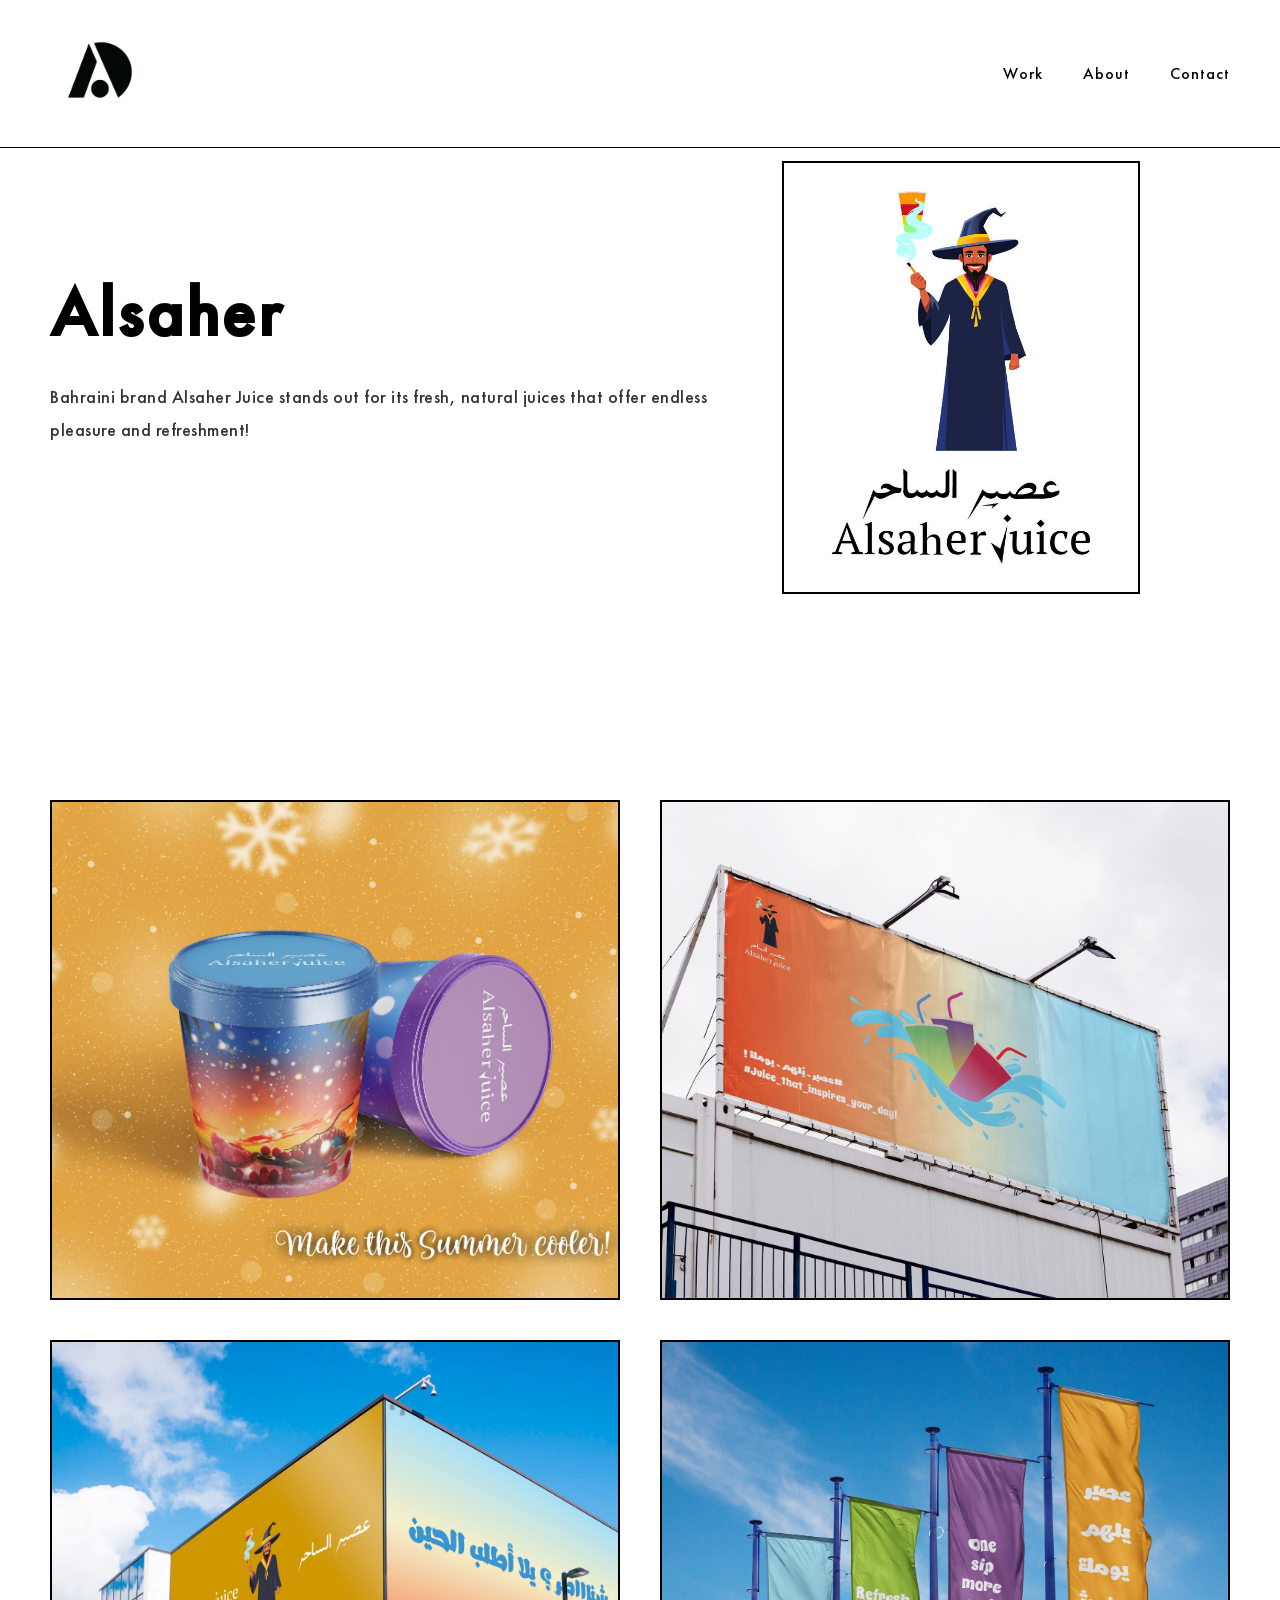
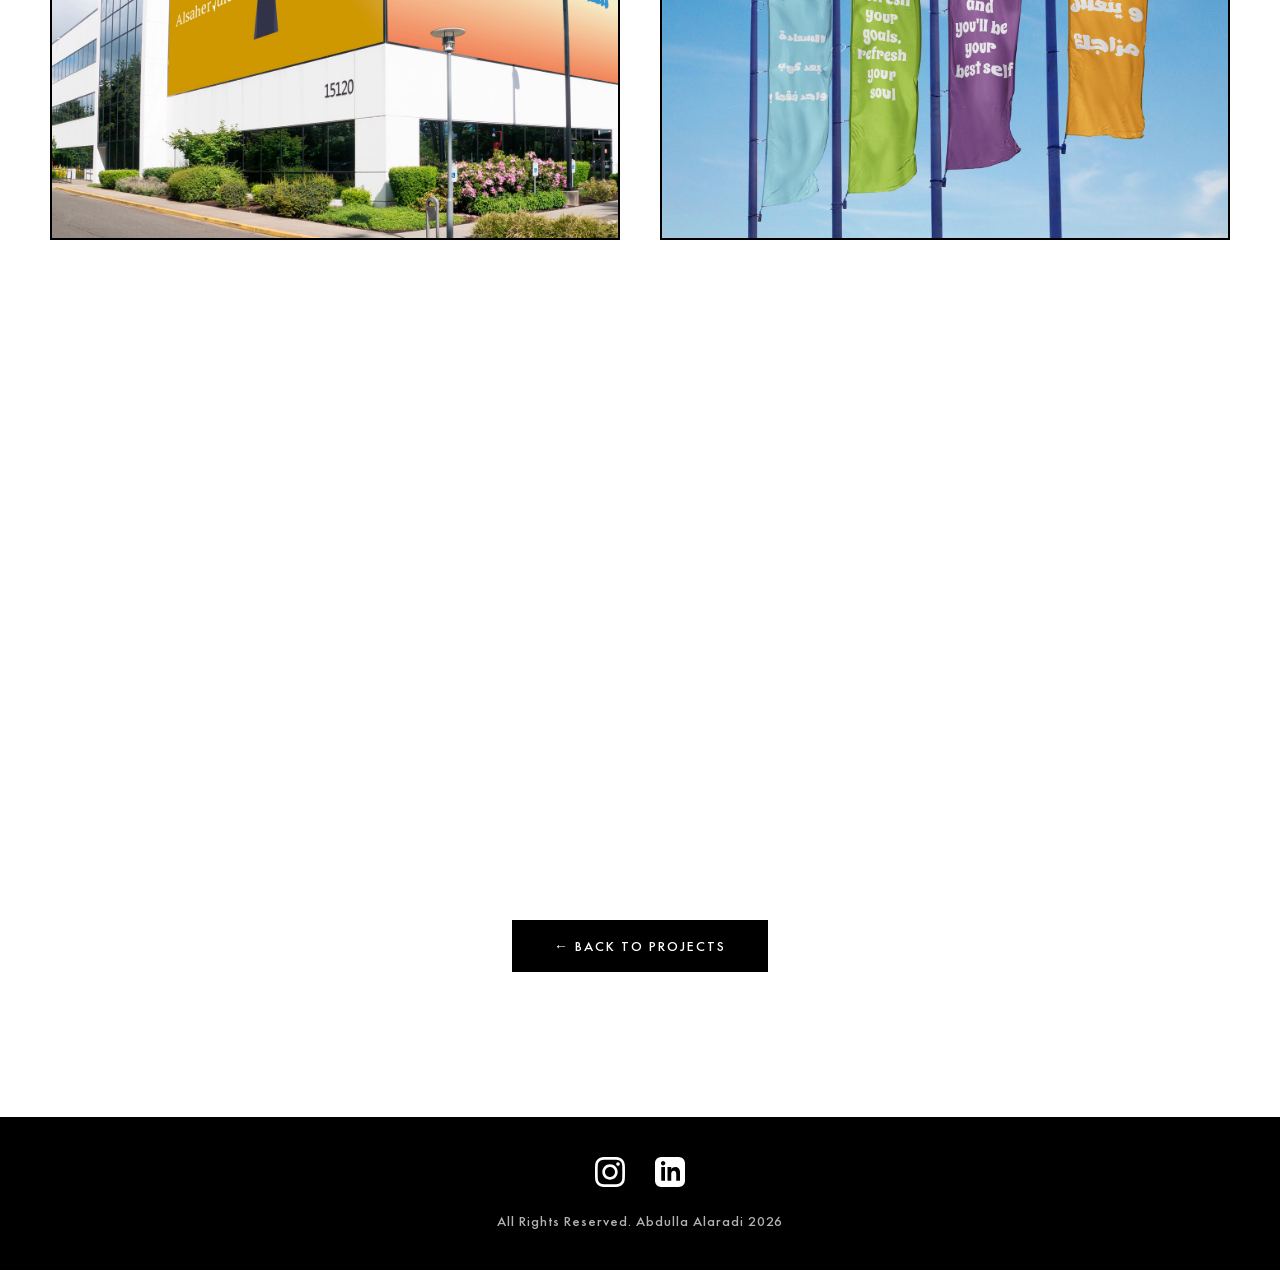
<file: project1.html>
<!DOCTYPE html>
<html lang="en">
<head>
    <meta charset="UTF-8">
    <meta name="viewport" content="width=device-width, initial-scale=1.0">
    <title>Alsaher - Abdulla Alaradi</title>
    
    <style>



              @font-face {
    font-family: 'MyCustomFont';
    src: url('futura-pt/my-font.woff') format('woff');
    font-weight: normal;
    font-style: normal;
}
body {
            font-family: 'MyCustomFont', sans-serif;
            background-color: var(--white);
            color: var(--black);
            overflow-x: hidden;
        }

        * {
            margin: 0;
            padding: 0;
            box-sizing: border-box;
        }

        :root {
            --black: #000000;
            --white: #ffffff;
            --gray: #333333;
            --light-gray: #f5f5f5;
        }



        /* Header Styles */
        header {
            position: fixed;
            top: 0;
            left: 0;
            right: 0;
            z-index: 1000;
            background-color: var(--white);
            border-bottom: 1px solid var(--black);
            padding: 20px 50px;
            display: flex;
            justify-content: space-between;
            align-items: center;
            transition: all 0.3s ease;
        }

        .logo {
            font-size: 24px;
            font-weight: bold;
            letter-spacing: 2px;
            color: var(--black);
            text-decoration: none;
            transition: transform 0.3s ease;
        }

        .logo:hover {
            transform: scale(1.05);
        }

        nav ul {
            list-style: none;
            display: flex;
            gap: 40px;
        }

        nav a {
            text-decoration: none;
            color: var(--black);
            font-size: 16px;
            letter-spacing: 1px;
            position: relative;
            transition: all 0.3s ease;
        }

        nav a::after {
            content: '';
            position: absolute;
            bottom: -5px;
            left: 0;
            width: 0;
            height: 2px;
            background-color: var(--black);
            transition: width 0.3s ease;
        }

        nav a:hover::after {
            width: 100%;
        }

        /* Mobile Menu */
        .hamburger {
            display: none;
            flex-direction: column;
            cursor: pointer;
            gap: 5px;
        }

        .hamburger span {
            width: 25px;
            height: 2px;
            background-color: var(--black);
            transition: all 0.3s ease;
        }

        /* Project Hero Section */
        .project-hero {
            padding: 120px 50px 80px;
            max-width: 1400px;
            margin: 0 auto;
            display: grid;
            grid-template-columns: 1.5fr 1fr;
            gap: 60px;
            align-items: center;
            min-height: 80vh;
        }

        .project-info {
            opacity: 0;
            transform: translateX(-30px);
            animation: slideInLeft 0.8s ease forwards;
        }

        .project-info h1 {
            font-size: 70px;
            letter-spacing: 3px;
            margin-bottom: 30px;
            line-height: 1.1;
        }

        .project-info .subtitle {
            font-size: 18px;
            line-height: 1.8;
            color: var(--gray);
            letter-spacing: 0.5px;
            margin-bottom: 40px;
        }

        .project-meta {
            display: flex;
            flex-direction: column;
            gap: 15px;
            border-left: 3px solid var(--black);
            padding-left: 20px;
        }

        .project-meta-item {
            font-size: 14px;
            letter-spacing: 1px;
        }

        .project-meta-item strong {
            display: inline-block;
            min-width: 100px;
            color: var(--black);
        }

        .project-meta-item span {
            color: var(--gray);
        }

        @keyframes slideInLeft {
            to {
                opacity: 1;
                transform: translateX(0);
            }
        }

        .project-hero-image {
            opacity: 0;
            transform: translateX(30px);
            animation: slideInRight 0.8s ease 0.2s forwards;
            position: relative;
        }

        .project-hero-image img {
            width: 100%;
            height: auto;
            border: 2px solid var(--black);
            transition: transform 0.3s ease;
        }

        .project-hero-image:hover img {
            transform: scale(1.02);
        }

        @keyframes slideInRight {
            to {
                opacity: 1;
                transform: translateX(0);
            }
        }

        /* Gallery Section */
        .gallery-section {
            padding: 80px 50px;
            max-width: 1400px;
            margin: 0 auto;
        }

        .gallery-grid {
            display: grid;
            grid-template-columns: repeat(2, 1fr);
            gap: 40px;
        }

        /* Flip Card */
        .flip-card {
            perspective: 1000px;
            height: 500px;
            opacity: 0;
            transform: translateY(30px);
        }

        .flip-card.visible {
            animation: fadeInUp 0.6s ease forwards;
        }

        .flip-card:nth-child(1) { animation-delay: 0.1s; }
        .flip-card:nth-child(2) { animation-delay: 0.2s; }
        .flip-card:nth-child(3) { animation-delay: 0.3s; }
        .flip-card:nth-child(4) { animation-delay: 0.4s; }
        .flip-card:nth-child(5) { animation-delay: 0.5s; }
        .flip-card:nth-child(6) { animation-delay: 0.6s; }

        @keyframes fadeInUp {
            to {
                opacity: 1;
                transform: translateY(0);
            }
        }

        .flip-card-inner {
            position: relative;
            width: 100%;
            height: 100%;
            transition: transform 0.8s;
            transform-style: preserve-3d;
        }

        .flip-card-front,
        .flip-card-back {
            position: absolute;
            width: 100%;
            height: 100%;
            backface-visibility: hidden;
            border: 2px solid var(--black);
        }

        .flip-card-front {
            background-color: var(--white);
            overflow: hidden;
        }

        .flip-card-front img {
            width: 100%;
            height: 100%;
            object-fit: cover;
            transition: transform 0.3s ease;
        }

        .flip-card:hover .flip-card-front img {
            transform: scale(1.1);
        }

        .flip-card-back {
            background-color: var(--black);
            color: var(--white);
            transform: rotateY(180deg);
            display: flex;
            flex-direction: column;
            justify-content: center;
            align-items: center;
            padding: 40px;
            text-align: center;
        }

        .flip-card-back h3 {
            font-size: 28px;
            letter-spacing: 2px;
            margin-bottom: 20px;
        }

        .flip-card-back p {
            font-size: 16px;
            line-height: 1.6;
            letter-spacing: 0.5px;
            opacity: 0.9;
        }

        /* Back to Projects Button */
        .back-button {
            display: inline-block;
            padding: 15px 40px;
            background-color: var(--black);
            color: var(--white);
            text-decoration: none;
            letter-spacing: 2px;
            font-size: 14px;
            transition: all 0.3s ease;
            margin-top: 80px;
            border: 2px solid var(--black);
            position: relative;
            overflow: hidden;
        }

        .back-button::before {
            content: '';
            position: absolute;
            top: 50%;
            left: 50%;
            width: 0;
            height: 0;
            background-color: var(--white);
            border-radius: 50%;
            transform: translate(-50%, -50%);
            transition: width 0.6s ease, height 0.6s ease;
        }

        .back-button:hover::before {
            width: 400px;
            height: 400px;
        }

        .back-button:hover {
            color: var(--black);
        }

        .back-button span {
            position: relative;
            z-index: 1;
        }

        .back-button-container {
            text-align: center;
            padding: 60px 0;
        }

        /* Footer */
        footer {
            background-color: var(--black);
            color: var(--white);
            padding: 40px 50px;
            text-align: center;
        }

        .social-links {
            display: flex;
            justify-content: center;
            gap: 30px;
            margin-bottom: 20px;
        }

        .social-links a {
            color: var(--white);
            transition: transform 0.3s ease, opacity 0.3s ease;
            display: inline-block;
        }

        .social-links a:hover {
            transform: translateY(-5px);
            opacity: 0.7;
        }

        .social-links svg {
            width: 30px;
            height: 30px;
            fill: var(--white);
        }

        .footer-text {
            font-size: 14px;
            letter-spacing: 1px;
            opacity: 0.7;
        }

        /* Responsive */
        @media (max-width: 1024px) {
            .project-hero {
                grid-template-columns: 1fr;
                padding: 100px 30px 60px;
                gap: 40px;
            }

            .project-info h1 {
                font-size: 50px;
            }

            .gallery-grid {
                gap: 30px;
            }

            .flip-card {
                height: 400px;
            }
        }

        @media (max-width: 768px) {
            header {
                padding: 15px 20px;
            }

            nav {
                position: fixed;
                top: 0;
                right: -100%;
                width: 70%;
                height: 100vh;
                background-color: var(--white);
                flex-direction: column;
                justify-content: center;
                align-items: center;
                transition: right 0.3s ease;
                border-left: 1px solid var(--black);
            }

            nav.active {
                right: 0;
            }

            nav ul {
                flex-direction: column;
                gap: 30px;
            }

            .hamburger {
                display: flex;
                z-index: 1001;
            }

            .hamburger.active span:nth-child(1) {
                transform: rotate(45deg) translate(7px, 7px);
            }

            .hamburger.active span:nth-child(2) {
                opacity: 0;
            }

            .hamburger.active span:nth-child(3) {
                transform: rotate(-45deg) translate(7px, -7px);
            }

            .project-hero {
                padding: 100px 20px 50px;
            }

            .project-info h1 {
                font-size: 40px;
            }

            .project-info .subtitle {
                font-size: 16px;
            }

            .gallery-section {
                padding: 60px 20px;
            }

            .gallery-grid {
                grid-template-columns: 1fr;
                gap: 25px;
            }

            .flip-card {
                height: 350px;
            }

            .flip-card-back h3 {
                font-size: 22px;
            }

            .flip-card-back p {
                font-size: 14px;
            }
        }

        @media (max-width: 480px) {
            .project-info h1 {
                font-size: 32px;
                letter-spacing: 2px;
            }

            .project-info .subtitle {
                font-size: 14px;
            }

            .flip-card {
                height: 300px;
            }

            .flip-card-back h3 {
                font-size: 20px;
            }
        }
    </style>
</head>
<body>
    <!-- Header -->
    <header>
        <a href="index.html" class="logo"><img src="images/logo.png" style="height: 20%; width: 20%;"></a>
        <nav id="nav">
            <ul>
                <li><a href="index.html">Work</a></li>
                <li><a href="about.html">About</a></li>
                <li><a href="contact.html">Contact</a></li>
            </ul>
        </nav>
        <div class="hamburger" id="hamburger">
            <span></span>
            <span></span>
            <span></span>
        </div>
    </header>

    <!-- Project Hero Section -->
    <section class="project-hero">
        <div class="project-info">
            <h1>Alsaher</h1>
            <p class="subtitle">
                Bahraini brand Alsaher Juice stands out for its fresh, natural juices that offer endless pleasure and refreshment!
            </p>
           
        </div>
        <div class="project-hero-image">
            <img src="images/Alsaher/Artboard 23.jpg" alt="Alsaher Brand Identity" style="width: 80%; height: 80%;">
        </div>
    </section>

    <!-- Gallery Section -->
    <section class="gallery-section">
        <div class="gallery-grid">
            <!-- Card 1 -->
            <div class="flip-card">
                <div class="flip-card-inner">
                    <div class="flip-card-front">
                        <img src="images/Alsaher/Advert.jpg" alt="Alsaher Advertisement">
                    </div>
                    <div class="flip-card-back">
                        <h3>Advertisement</h3>
                        <p>Bold and eye-catching advertising design that captures the brand's vibrant energy and refreshing appeal.</p>
                    </div>
                </div>
            </div>

            <!-- Card 2 -->
            <div class="flip-card">
                <div class="flip-card-inner">
                    <div class="flip-card-front">
                        <img src="images/Alsaher/Banner_Mockup.jpg" alt="Alsaher Banner">
                    </div>
                    <div class="flip-card-back">
                        <h3>Banner Design</h3>
                        <p>Large-format banner showcasing the brand identity with impactful visuals perfect for outdoor displays.</p>
                    </div>
                </div>
            </div>

            <!-- Card 3 -->
            <div class="flip-card">
                <div class="flip-card-inner">
                    <div class="flip-card-front">
                        <img src="images/Alsaher/Outdoor Advertising Mockup.jpg" alt="Alsaher Outdoor">
                    </div>
                    <div class="flip-card-back">
                        <h3>Outdoor Advertising</h3>
                        <p>Strategic outdoor advertising placement demonstrating the brand's presence in urban environments.</p>
                    </div>
                </div>
            </div>

            <!-- Card 4 -->
            <div class="flip-card">
                <div class="flip-card-inner">
                    <div class="flip-card-front">
                        <img src="images/Alsaher/Four_Flags_Mockup 2.jpg" alt="Alsaher Flags">
                    </div>
                    <div class="flip-card-back">
                        <h3>Flag Banners</h3>
                        <p>Promotional flag designs that enhance brand visibility at events and retail locations.</p>
                    </div>
                </div>
            </div>

            <!-- Card 5 -->
            <div class="flip-card">
                <div class="flip-card-inner">
                    <div class="flip-card-front">
                        <img src="images/Alsaher/sSplash.jpg" alt="Alsaher Splash">
                    </div>
                    <div class="flip-card-back">
                        <h3>Brand Splash</h3>
                        <p>Dynamic splash graphics representing the juice's fresh and lively nature through visual storytelling.</p>
                    </div>
                </div>
            </div>

            <!-- Card 6 -->
            <div class="flip-card">
                <div class="flip-card-inner">
                    <div class="flip-card-front">
                        <img src="images/Alsaher/Ice cream.jpg" alt="Alsaher Ice Cream">
                    </div>
                    <div class="flip-card-back">
                        <h3>Product Packaging</h3>
                        <p>Innovative packaging design extending the brand identity across complementary product lines.</p>
                    </div>
                </div>
            </div>
        </div>

        <!-- Back Button -->
        <div class="back-button-container">
            <a href="index.html" class="back-button">
                <span>← BACK TO PROJECTS</span>
            </a>
        </div>
    </section>

    <!-- Footer -->
    <footer>
        <div class="social-links">
            <a href="https://www.instagram.com/abdulla__designs?igsh=a2JhZXc5c2tiamdq" target="_blank" aria-label="Instagram">
                <svg xmlns="http://www.w3.org/2000/svg" viewBox="0 0 24 24">
                    <path d="M12 2.163c3.204 0 3.584.012 4.85.07 3.252.148 4.771 1.691 4.919 4.919.058 1.265.069 1.645.069 4.849 0 3.205-.012 3.584-.069 4.849-.149 3.225-1.664 4.771-4.919 4.919-1.266.058-1.644.07-4.85.07-3.204 0-3.584-.012-4.849-.07-3.26-.149-4.771-1.699-4.919-4.92-.058-1.265-.07-1.644-.07-4.849 0-3.204.013-3.583.07-4.849.149-3.227 1.664-4.771 4.919-4.919 1.266-.057 1.645-.069 4.849-.069zm0-2.163c-3.259 0-3.667.014-4.947.072-4.358.2-6.78 2.618-6.98 6.98-.059 1.281-.073 1.689-.073 4.948 0 3.259.014 3.668.072 4.948.2 4.358 2.618 6.78 6.98 6.98 1.281.058 1.689.072 4.948.072 3.259 0 3.668-.014 4.948-.072 4.354-.2 6.782-2.618 6.979-6.98.059-1.28.073-1.689.073-4.948 0-3.259-.014-3.667-.072-4.947-.196-4.354-2.617-6.78-6.979-6.98-1.281-.059-1.69-.073-4.949-.073zm0 5.838c-3.403 0-6.162 2.759-6.162 6.162s2.759 6.163 6.162 6.163 6.162-2.759 6.162-6.163c0-3.403-2.759-6.162-6.162-6.162zm0 10.162c-2.209 0-4-1.79-4-4 0-2.209 1.791-4 4-4s4 1.791 4 4c0 2.21-1.791 4-4 4zm6.406-11.845c-.796 0-1.441.645-1.441 1.44s.645 1.44 1.441 1.44c.795 0 1.439-.645 1.439-1.44s-.644-1.44-1.439-1.44z"/>
                </svg>
            </a>
            <a href="https://www.linkedin.com/in/abdulla-alaradi-057582267?utm_source=share&utm_campaign=share_via&utm_content=profile&utm_medium=android_app" target="_blank" aria-label="LinkedIn">
                <svg xmlns="http://www.w3.org/2000/svg" viewBox="0 0 24 24">
                    <path d="M19 0h-14c-2.761 0-5 2.239-5 5v14c0 2.761 2.239 5 5 5h14c2.762 0 5-2.239 5-5v-14c0-2.761-2.238-5-5-5zm-11 19h-3v-11h3v11zm-1.5-12.268c-.966 0-1.75-.79-1.75-1.764s.784-1.764 1.75-1.764 1.75.79 1.75 1.764-.783 1.764-1.75 1.764zm13.5 12.268h-3v-5.604c0-3.368-4-3.113-4 0v5.604h-3v-11h3v1.765c1.396-2.586 7-2.777 7 2.476v6.759z"/>
                </svg>
            </a>
        </div>
        <div class="footer-text">All Rights Reserved. Abdulla Alaradi 2026</div>
    </footer>

    <script>
        // Hamburger menu toggle
        const hamburger = document.getElementById('hamburger');
        const nav = document.getElementById('nav');

        hamburger.addEventListener('click', function() {
            hamburger.classList.toggle('active');
            nav.classList.toggle('active');
        });

        // Close menu when clicking on a link
        const navLinks = document.querySelectorAll('nav a');
        navLinks.forEach(link => {
            link.addEventListener('click', function() {
                hamburger.classList.remove('active');
                nav.classList.remove('active');
            });
        });

        // Flip cards animation on scroll
        const flipCards = document.querySelectorAll('.flip-card');
        
        const observerOptions = {
            threshold: 0.2,
            rootMargin: '0px 0px -100px 0px'
        };

        const observer = new IntersectionObserver(function(entries) {
            entries.forEach(entry => {
                if (entry.isIntersecting) {
                    entry.target.classList.add('visible');
                }
            });
        }, observerOptions);

        flipCards.forEach(card => {
            observer.observe(card);
        });

        // Header hide/show on scroll
        let lastScroll = 0;
        const header = document.querySelector('header');

        window.addEventListener('scroll', function() {
            const currentScroll = window.pageYOffset;
            
            if (currentScroll <= 0) {
                header.style.transform = 'translateY(0)';
            } else if (currentScroll > lastScroll && currentScroll > 100) {
                header.style.transform = 'translateY(-100%)';
            } else if (currentScroll < lastScroll) {
                header.style.transform = 'translateY(0)';
            }
            
            lastScroll = currentScroll;
        });
    </script>
</body>
</html>
</file>
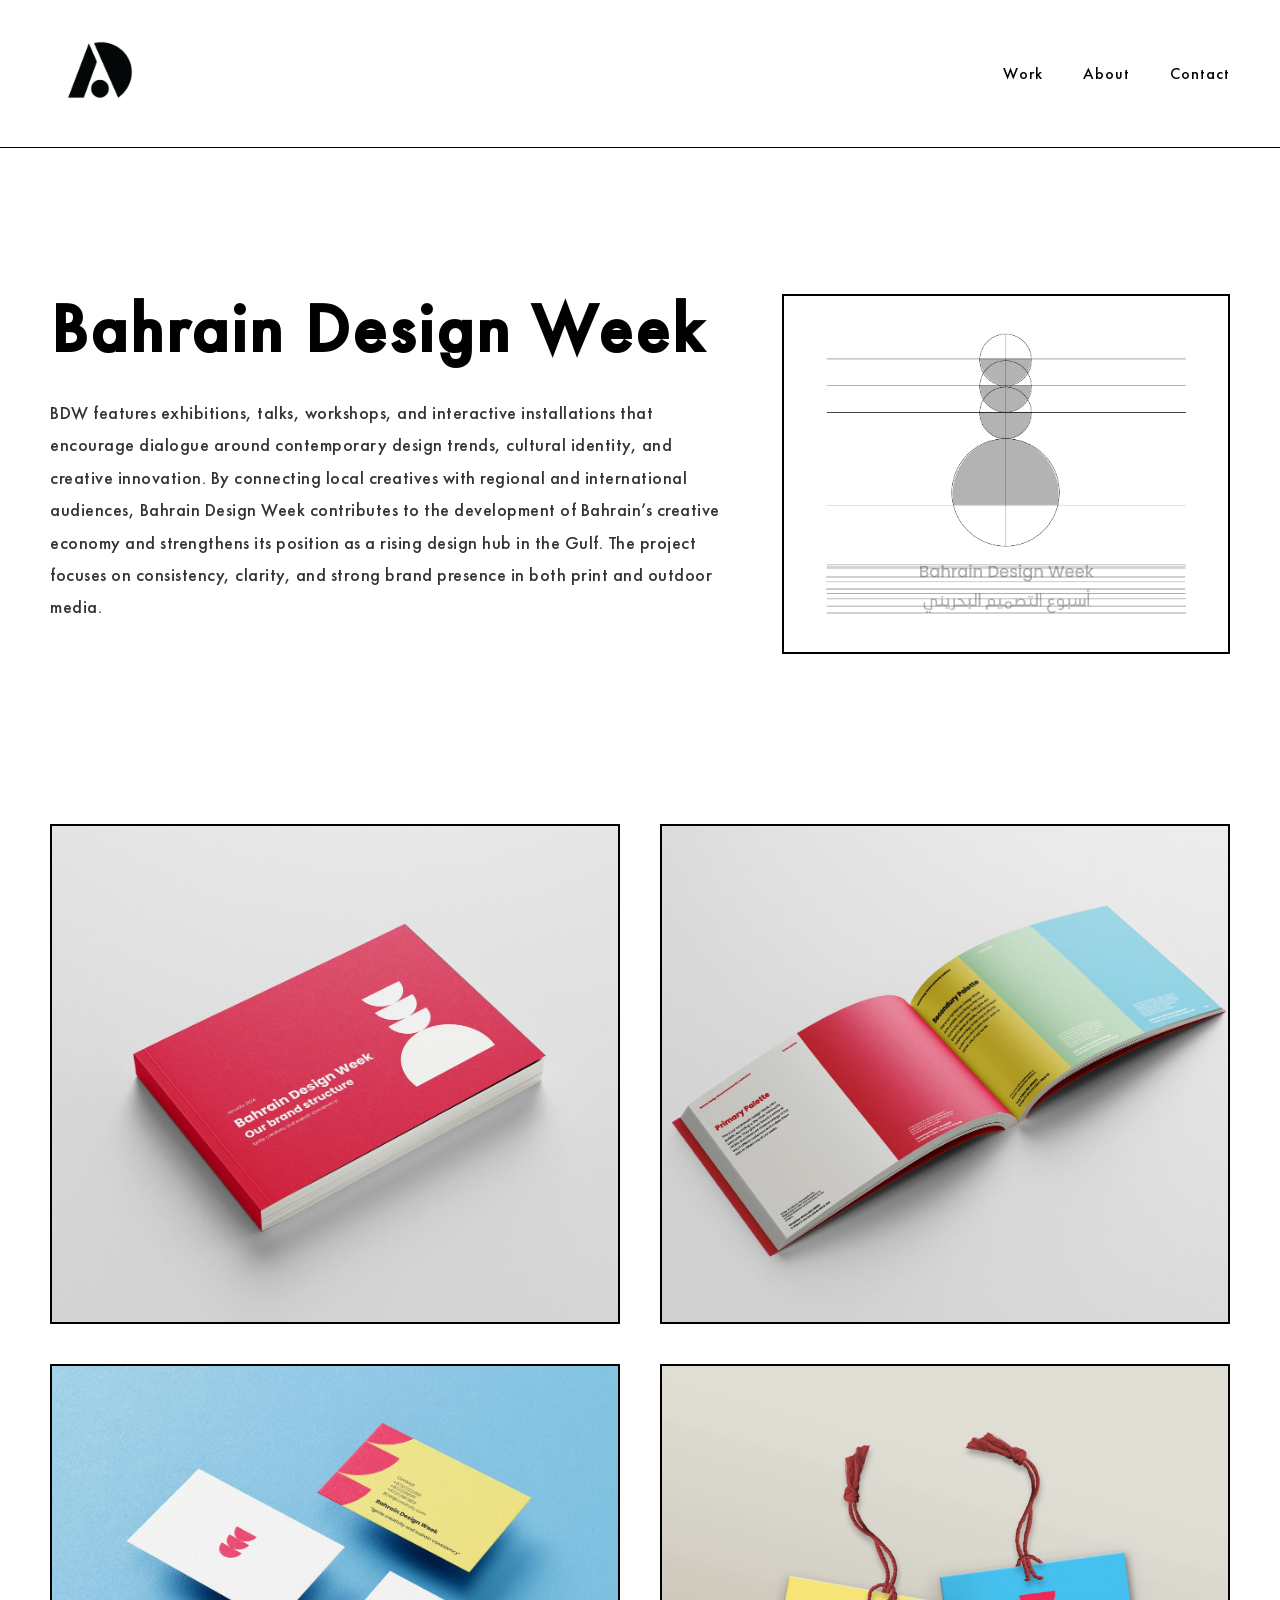
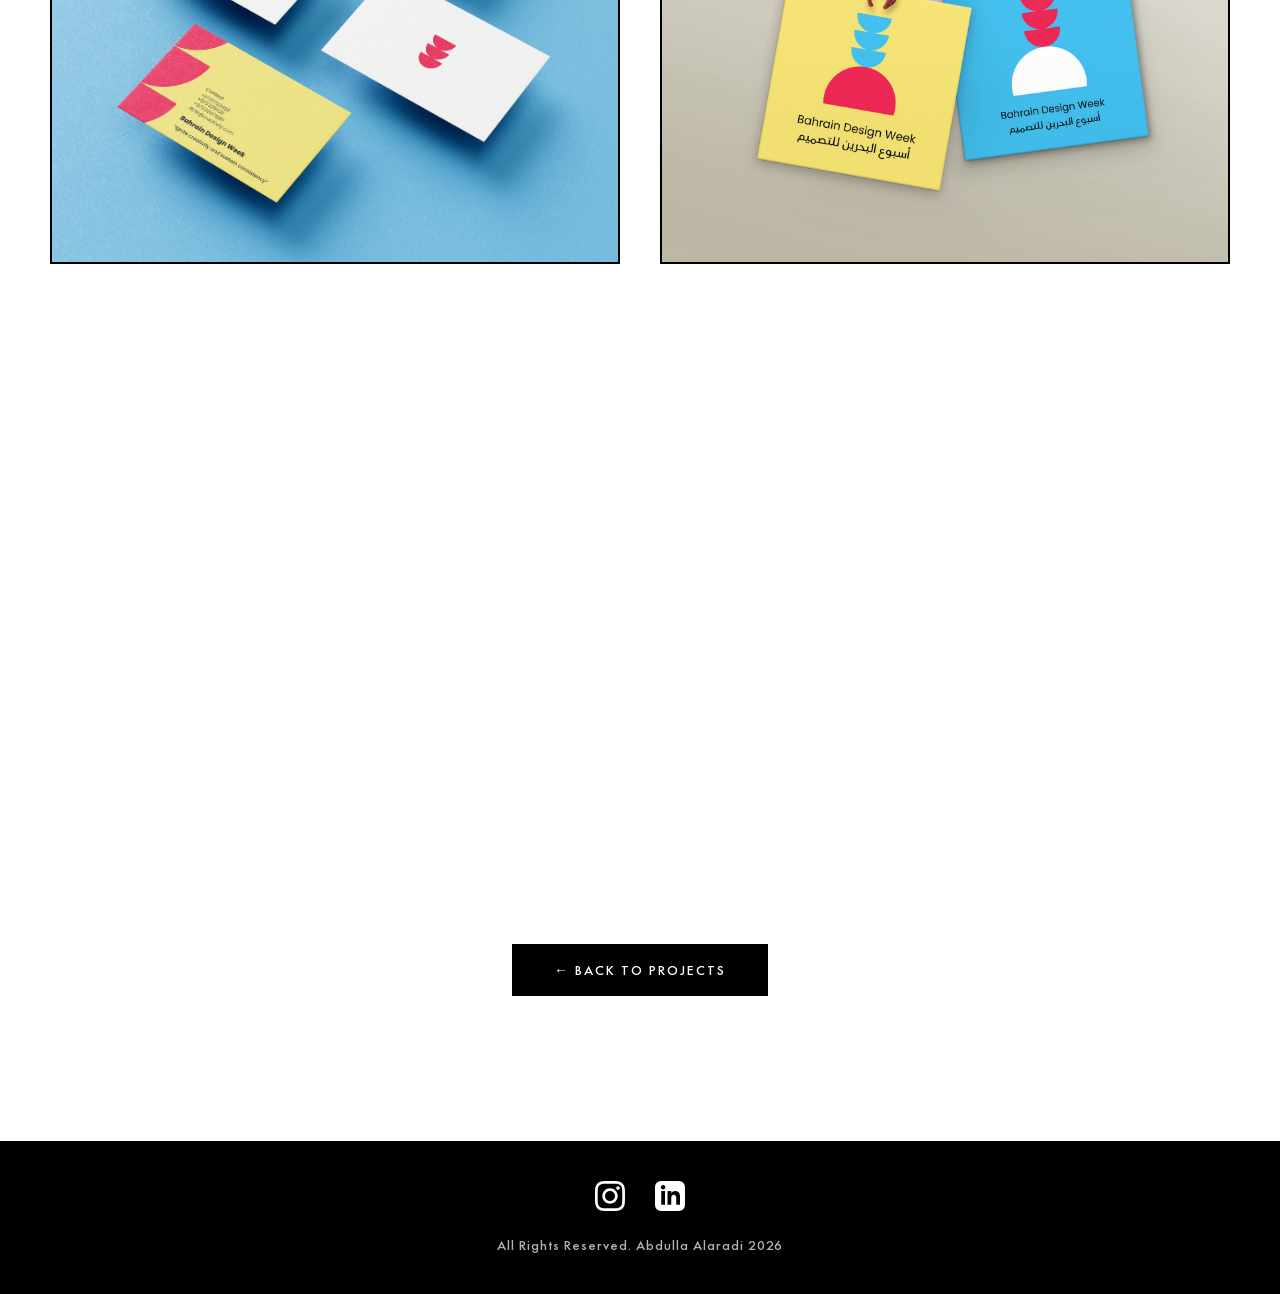
<file: project2.html>
<!DOCTYPE html>
<html lang="en">
<head>
    <meta charset="UTF-8">
    <meta name="viewport" content="width=device-width, initial-scale=1.0">
    <title>Alsaher - Abdulla Alaradi</title>
    
    <style>



            @font-face {
    font-family: 'MyCustomFont';
    src: url('futura-pt/my-font.woff') format('woff');
    font-weight: normal;
    font-style: normal;
}
body {
            font-family: 'MyCustomFont', sans-serif;
            background-color: var(--white);
            color: var(--black);
            overflow-x: hidden;
        }



        * {
            margin: 0;
            padding: 0;
            box-sizing: border-box;
        }

        :root {
            --black: #000000;
            --white: #ffffff;
            --gray: #333333;
            --light-gray: #f5f5f5;
        }

     

        /* Header Styles */
        header {
            position: fixed;
            top: 0;
            left: 0;
            right: 0;
            z-index: 1000;
            background-color: var(--white);
            border-bottom: 1px solid var(--black);
            padding: 20px 50px;
            display: flex;
            justify-content: space-between;
            align-items: center;
            transition: all 0.3s ease;
        }

        .logo {
            font-size: 24px;
            font-weight: bold;
            letter-spacing: 2px;
            color: var(--black);
            text-decoration: none;
            transition: transform 0.3s ease;
        }

        .logo:hover {
            transform: scale(1.05);
        }

        nav ul {
            list-style: none;
            display: flex;
            gap: 40px;
        }

        nav a {
            text-decoration: none;
            color: var(--black);
            font-size: 16px;
            letter-spacing: 1px;
            position: relative;
            transition: all 0.3s ease;
        }

        nav a::after {
            content: '';
            position: absolute;
            bottom: -5px;
            left: 0;
            width: 0;
            height: 2px;
            background-color: var(--black);
            transition: width 0.3s ease;
        }

        nav a:hover::after {
            width: 100%;
        }

        /* Mobile Menu */
        .hamburger {
            display: none;
            flex-direction: column;
            cursor: pointer;
            gap: 5px;
        }

        .hamburger span {
            width: 25px;
            height: 2px;
            background-color: var(--black);
            transition: all 0.3s ease;
        }

        /* Project Hero Section */
        .project-hero {
            padding: 290px 50px 80px;
            max-width: 1400px;
            margin: 0 auto;
            display: grid;
            grid-template-columns: 1.5fr 1fr;
            gap: 60px;
            align-items: center;
            min-height: 80vh;
        }

        .project-info {
            opacity: 0;
            transform: translateX(-30px);
            animation: slideInLeft 0.8s ease forwards;
        }

        .project-info h1 {
            font-size: 70px;
            letter-spacing: 3px;
            margin-bottom: 30px;
            line-height: 1.1;
        }

        .project-info .subtitle {
            font-size: 18px;
            line-height: 1.8;
            color: var(--gray);
            letter-spacing: 0.5px;
            margin-bottom: 40px;
        }

        .project-meta {
            display: flex;
            flex-direction: column;
            gap: 15px;
            border-left: 3px solid var(--black);
            padding-left: 20px;
        }

        .project-meta-item {
            font-size: 14px;
            letter-spacing: 1px;
        }

        .project-meta-item strong {
            display: inline-block;
            min-width: 100px;
            color: var(--black);
        }

        .project-meta-item span {
            color: var(--gray);
        }

        @keyframes slideInLeft {
            to {
                opacity: 1;
                transform: translateX(0);
            }
        }

        .project-hero-image {
            opacity: 0;
            transform: translateX(30px);
            animation: slideInRight 0.8s ease 0.2s forwards;
            position: relative;
        }

        .project-hero-image img {
            width: 100%;
            height: auto;
            border: 2px solid var(--black);
            transition: transform 0.3s ease;
        }

        .project-hero-image:hover img {
            transform: scale(1.02);
        }

        @keyframes slideInRight {
            to {
                opacity: 1;
                transform: translateX(0);
            }
        }

        /* Gallery Section */
        .gallery-section {
            padding: 80px 50px;
            max-width: 1400px;
            margin: 0 auto;
        }

        .gallery-grid {
            display: grid;
            grid-template-columns: repeat(2, 1fr);
            gap: 40px;
        }

        /* Flip Card */
        .flip-card {
            perspective: 1000px;
            height: 500px;
            opacity: 0;
            transform: translateY(30px);
        }

        .flip-card.visible {
            animation: fadeInUp 0.6s ease forwards;
        }

        .flip-card:nth-child(1) { animation-delay: 0.1s; }
        .flip-card:nth-child(2) { animation-delay: 0.2s; }
        .flip-card:nth-child(3) { animation-delay: 0.3s; }
        .flip-card:nth-child(4) { animation-delay: 0.4s; }
        .flip-card:nth-child(5) { animation-delay: 0.5s; }
        .flip-card:nth-child(6) { animation-delay: 0.6s; }

        @keyframes fadeInUp {
            to {
                opacity: 1;
                transform: translateY(0);
            }
        }

        .flip-card-inner {
            position: relative;
            width: 100%;
            height: 100%;
            transition: transform 0.8s;
            transform-style: preserve-3d;
        }


        .flip-card-front,
        .flip-card-back {
            position: absolute;
            width: 100%;
            height: 100%;
            backface-visibility: hidden;
            border: 2px solid var(--black);
        }

        .flip-card-front {
            background-color: var(--white);
            overflow: hidden;
        }

        .flip-card-front img {
            width: 100%;
            height: 100%;
            object-fit: cover;
            transition: transform 0.3s ease;
        }

        .flip-card:hover .flip-card-front img {
            transform: scale(1.1);
        }

        .flip-card-back {
            background-color: var(--black);
            color: var(--white);
            transform: rotateY(180deg);
            display: flex;
            flex-direction: column;
            justify-content: center;
            align-items: center;
            padding: 40px;
            text-align: center;
        }

        .flip-card-back h3 {
            font-size: 28px;
            letter-spacing: 2px;
            margin-bottom: 20px;
        }

        .flip-card-back p {
            font-size: 16px;
            line-height: 1.6;
            letter-spacing: 0.5px;
            opacity: 0.9;
        }

        /* Back to Projects Button */
        .back-button {
            display: inline-block;
            padding: 15px 40px;
            background-color: var(--black);
            color: var(--white);
            text-decoration: none;
            letter-spacing: 2px;
            font-size: 14px;
            transition: all 0.3s ease;
            margin-top: 80px;
            border: 2px solid var(--black);
            position: relative;
            overflow: hidden;
        }

        .back-button::before {
            content: '';
            position: absolute;
            top: 50%;
            left: 50%;
            width: 0;
            height: 0;
            background-color: var(--white);
            border-radius: 50%;
            transform: translate(-50%, -50%);
            transition: width 0.6s ease, height 0.6s ease;
        }

        .back-button:hover::before {
            width: 400px;
            height: 400px;
        }

        .back-button:hover {
            color: var(--black);
        }

        .back-button span {
            position: relative;
            z-index: 1;
        }

        .back-button-container {
            text-align: center;
            padding: 60px 0;
        }

        /* Footer */
        footer {
            background-color: var(--black);
            color: var(--white);
            padding: 40px 50px;
            text-align: center;
        }

        .social-links {
            display: flex;
            justify-content: center;
            gap: 30px;
            margin-bottom: 20px;
        }

        .social-links a {
            color: var(--white);
            transition: transform 0.3s ease, opacity 0.3s ease;
            display: inline-block;
        }

        .social-links a:hover {
            transform: translateY(-5px);
            opacity: 0.7;
        }

        .social-links svg {
            width: 30px;
            height: 30px;
            fill: var(--white);
        }

        .footer-text {
            font-size: 14px;
            letter-spacing: 1px;
            opacity: 0.7;
        }

        /* Responsive */
        @media (max-width: 1024px) {
            .project-hero {
                grid-template-columns: 1fr;
                padding: 100px 30px 60px;
                gap: 40px;
            }

            .project-info h1 {
                font-size: 50px;
            }

            .gallery-grid {
                gap: 30px;
            }

            .flip-card {
                height: 400px;
            }
        }

        @media (max-width: 768px) {
            header {
                padding: 15px 20px;
            }

            nav {
                position: fixed;
                top: 0;
                right: -100%;
                width: 70%;
                height: 100vh;
                background-color: var(--white);
                flex-direction: column;
                justify-content: center;
                align-items: center;
                transition: right 0.3s ease;
                border-left: 1px solid var(--black);
            }

            nav.active {
                right: 0;
            }

            nav ul {
                flex-direction: column;
                gap: 30px;
            }

            .hamburger {
                display: flex;
                z-index: 1001;
            }

            .hamburger.active span:nth-child(1) {
                transform: rotate(45deg) translate(7px, 7px);
            }

            .hamburger.active span:nth-child(2) {
                opacity: 0;
            }

            .hamburger.active span:nth-child(3) {
                transform: rotate(-45deg) translate(7px, -7px);
            }

            .project-hero {
                padding: 100px 20px 50px;
            }

            .project-info h1 {
                font-size: 40px;
            }

            .project-info .subtitle {
                font-size: 16px;
            }

            .gallery-section {
                padding: 60px 20px;
            }

            .gallery-grid {
                grid-template-columns: 1fr;
                gap: 25px;
            }

            .flip-card {
                height: 350px;
            }

            .flip-card-back h3 {
                font-size: 22px;
            }

            .flip-card-back p {
                font-size: 14px;
            }
        }

        @media (max-width: 480px) {
            .project-info h1 {
                font-size: 32px;
                letter-spacing: 2px;
            }

            .project-info .subtitle {
                font-size: 14px;
            }

            .flip-card {
                height: 300px;
            }

            .flip-card-back h3 {
                font-size: 20px;
            }
        }
    </style>
</head>
<body>
    <!-- Header -->
    <header>
        <a href="index.html" class="logo"><img src="images/logo.png" style="height: 20%; width: 20%;"></a>
        <nav id="nav">
            <ul>
                <li><a href="index.html">Work</a></li>
                <li><a href="about.html">About</a></li>
                <li><a href="contact.html">Contact</a></li>
            </ul>
        </nav>
        <div class="hamburger" id="hamburger">
            <span></span>
            <span></span>
            <span></span>
        </div>
    </header>

    <!-- Project Hero Section -->
    <section class="project-hero">
        <div class="project-info">
            <h1>Bahrain Design Week</h1>
            <p class="subtitle">
                BDW features exhibitions, talks, workshops, and interactive installations that encourage dialogue around contemporary design trends, cultural identity, and creative innovation. By connecting local creatives with regional and international audiences, Bahrain Design Week contributes to the development of Bahrain’s creative economy and strengthens its position as a rising design hub in the Gulf. The project focuses on consistency, clarity, and strong brand presence in both print and outdoor media.
            </p>
           
        </div>
        <div class="project-hero-image">
            <img src="images/BDW/Artboard 21.png" alt="Alsaher Brand Identity">
        </div>
    </section>

    <!-- Gallery Section -->
    <section class="gallery-section">
        <div class="gallery-grid">
            <!-- Card 1 -->
            <div class="flip-card">
                <div class="flip-card-inner">
                    <div class="flip-card-front">
                        <img src="images/BDW/BDW book.jpg" alt="Alsaher Advertisement">
                    </div>
                    <div class="flip-card-back">
                        <h3>Advertisement</h3>
                        <p>Bold and eye-catching advertising design that captures the brand's vibrant energy and refreshing appeal.</p>
                    </div>
                </div>
            </div>

            <!-- Card 2 -->
            <div class="flip-card">
                <div class="flip-card-inner">
                    <div class="flip-card-front">
                        <img src="images/BDW/Free_Book_Mockup_6.jpg" alt="Alsaher Banner">
                    </div>
                    <div class="flip-card-back">
                        <h3>Banner Design</h3>
                        <p>Large-format banner showcasing the brand identity with impactful visuals perfect for outdoor displays.</p>
                    </div>
                </div>
            </div>

            <!-- Card 3 -->
            <div class="flip-card">
                <div class="flip-card-inner">
                    <div class="flip-card-front">
                        <img src="images/BDW/Free_Business_Cards_Mockup_1.jpg" alt="Alsaher Outdoor">
                    </div>
                    <div class="flip-card-back">
                        <h3>Outdoor Advertising</h3>
                        <p>Strategic outdoor advertising placement demonstrating the brand's presence in urban environments.</p>
                    </div>
                </div>
            </div>

            <!-- Card 4 -->
            <div class="flip-card">
                <div class="flip-card-inner">
                    <div class="flip-card-front">
                        <img src="images/BDW/main.jpg" alt="Alsaher Flags">
                    </div>
                    <div class="flip-card-back">
                        <h3>Flag Banners</h3>
                        <p>Promotional flag designs that enhance brand visibility at events and retail locations.</p>
                    </div>
                </div>
            </div>

            <!-- Card 5 -->
            <div class="flip-card">
                <div class="flip-card-inner">
                    <div class="flip-card-front">
                        <img src="images/BDW/Triple_Billboard_Mockup.jpg" alt="Alsaher Splash">
                    </div>
                    <div class="flip-card-back">
                        <h3>Brand Splash</h3>
                        <p>Dynamic splash graphics representing the juice's fresh and lively nature through visual storytelling.</p>
                    </div>
                </div>
            </div>

            <!-- Card 6 -->
            <div class="flip-card">
                <div class="flip-card-inner">
                    <div class="flip-card-front">
                        <img src="images/BDW/Free_Id_Holder_Mockup_5.jpg" alt="Alsaher Ice Cream">
                    </div>
                    <div class="flip-card-back">
                        <h3>Product Packaging</h3>
                        <p>Innovative packaging design extending the brand identity across complementary product lines.</p>
                    </div>
                </div>
            </div>
        </div>

        <!-- Back Button -->
        <div class="back-button-container">
            <a href="index.html" class="back-button">
                <span>← BACK TO PROJECTS</span>
            </a>
        </div>
    </section>

    <!-- Footer -->
    <footer>
        <div class="social-links">
            <a href="https://www.instagram.com/abdulla__designs?igsh=a2JhZXc5c2tiamdq" target="_blank" aria-label="Instagram">
                <svg xmlns="http://www.w3.org/2000/svg" viewBox="0 0 24 24">
                    <path d="M12 2.163c3.204 0 3.584.012 4.85.07 3.252.148 4.771 1.691 4.919 4.919.058 1.265.069 1.645.069 4.849 0 3.205-.012 3.584-.069 4.849-.149 3.225-1.664 4.771-4.919 4.919-1.266.058-1.644.07-4.85.07-3.204 0-3.584-.012-4.849-.07-3.26-.149-4.771-1.699-4.919-4.92-.058-1.265-.07-1.644-.07-4.849 0-3.204.013-3.583.07-4.849.149-3.227 1.664-4.771 4.919-4.919 1.266-.057 1.645-.069 4.849-.069zm0-2.163c-3.259 0-3.667.014-4.947.072-4.358.2-6.78 2.618-6.98 6.98-.059 1.281-.073 1.689-.073 4.948 0 3.259.014 3.668.072 4.948.2 4.358 2.618 6.78 6.98 6.98 1.281.058 1.689.072 4.948.072 3.259 0 3.668-.014 4.948-.072 4.354-.2 6.782-2.618 6.979-6.98.059-1.28.073-1.689.073-4.948 0-3.259-.014-3.667-.072-4.947-.196-4.354-2.617-6.78-6.979-6.98-1.281-.059-1.69-.073-4.949-.073zm0 5.838c-3.403 0-6.162 2.759-6.162 6.162s2.759 6.163 6.162 6.163 6.162-2.759 6.162-6.163c0-3.403-2.759-6.162-6.162-6.162zm0 10.162c-2.209 0-4-1.79-4-4 0-2.209 1.791-4 4-4s4 1.791 4 4c0 2.21-1.791 4-4 4zm6.406-11.845c-.796 0-1.441.645-1.441 1.44s.645 1.44 1.441 1.44c.795 0 1.439-.645 1.439-1.44s-.644-1.44-1.439-1.44z"/>
                </svg>
            </a>
            <a href="https://www.linkedin.com/in/abdulla-alaradi-057582267?utm_source=share&utm_campaign=share_via&utm_content=profile&utm_medium=android_app" target="_blank" aria-label="LinkedIn">
                <svg xmlns="http://www.w3.org/2000/svg" viewBox="0 0 24 24">
                    <path d="M19 0h-14c-2.761 0-5 2.239-5 5v14c0 2.761 2.239 5 5 5h14c2.762 0 5-2.239 5-5v-14c0-2.761-2.238-5-5-5zm-11 19h-3v-11h3v11zm-1.5-12.268c-.966 0-1.75-.79-1.75-1.764s.784-1.764 1.75-1.764 1.75.79 1.75 1.764-.783 1.764-1.75 1.764zm13.5 12.268h-3v-5.604c0-3.368-4-3.113-4 0v5.604h-3v-11h3v1.765c1.396-2.586 7-2.777 7 2.476v6.759z"/>
                </svg>
            </a>
        </div>
        <div class="footer-text">All Rights Reserved. Abdulla Alaradi 2026</div>
    </footer>

    <script>
        // Hamburger menu toggle
        const hamburger = document.getElementById('hamburger');
        const nav = document.getElementById('nav');

        hamburger.addEventListener('click', function() {
            hamburger.classList.toggle('active');
            nav.classList.toggle('active');
        });

        // Close menu when clicking on a link
        const navLinks = document.querySelectorAll('nav a');
        navLinks.forEach(link => {
            link.addEventListener('click', function() {
                hamburger.classList.remove('active');
                nav.classList.remove('active');
            });
        });

        // Flip cards animation on scroll
        const flipCards = document.querySelectorAll('.flip-card');
        
        const observerOptions = {
            threshold: 0.2,
            rootMargin: '0px 0px -100px 0px'
        };

        const observer = new IntersectionObserver(function(entries) {
            entries.forEach(entry => {
                if (entry.isIntersecting) {
                    entry.target.classList.add('visible');
                }
            });
        }, observerOptions);

        flipCards.forEach(card => {
            observer.observe(card);
        });

        // Header hide/show on scroll
        let lastScroll = 0;
        const header = document.querySelector('header');

        window.addEventListener('scroll', function() {
            const currentScroll = window.pageYOffset;
            
            if (currentScroll <= 0) {
                header.style.transform = 'translateY(0)';
            } else if (currentScroll > lastScroll && currentScroll > 100) {
                header.style.transform = 'translateY(-100%)';
            } else if (currentScroll < lastScroll) {
                header.style.transform = 'translateY(0)';
            }
            
            lastScroll = currentScroll;
        });
    </script>
</body>
</html>
</file>
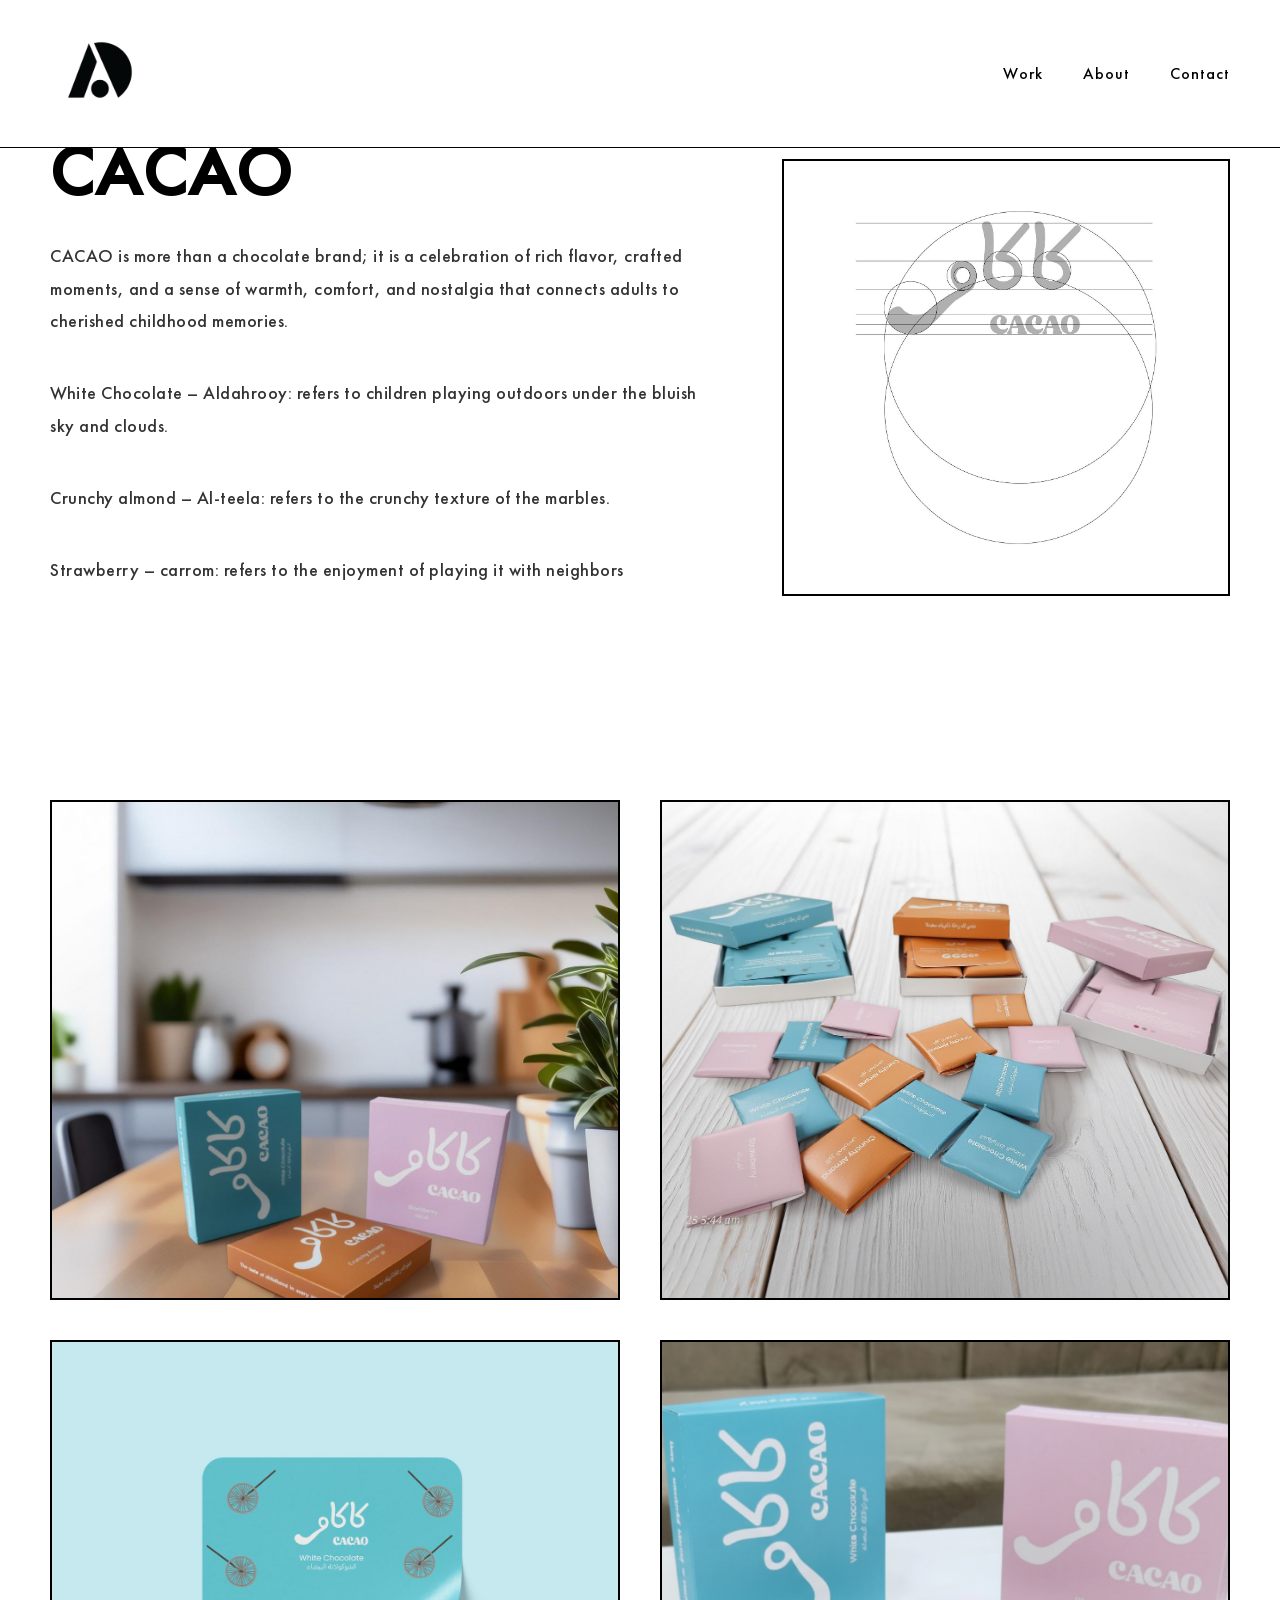
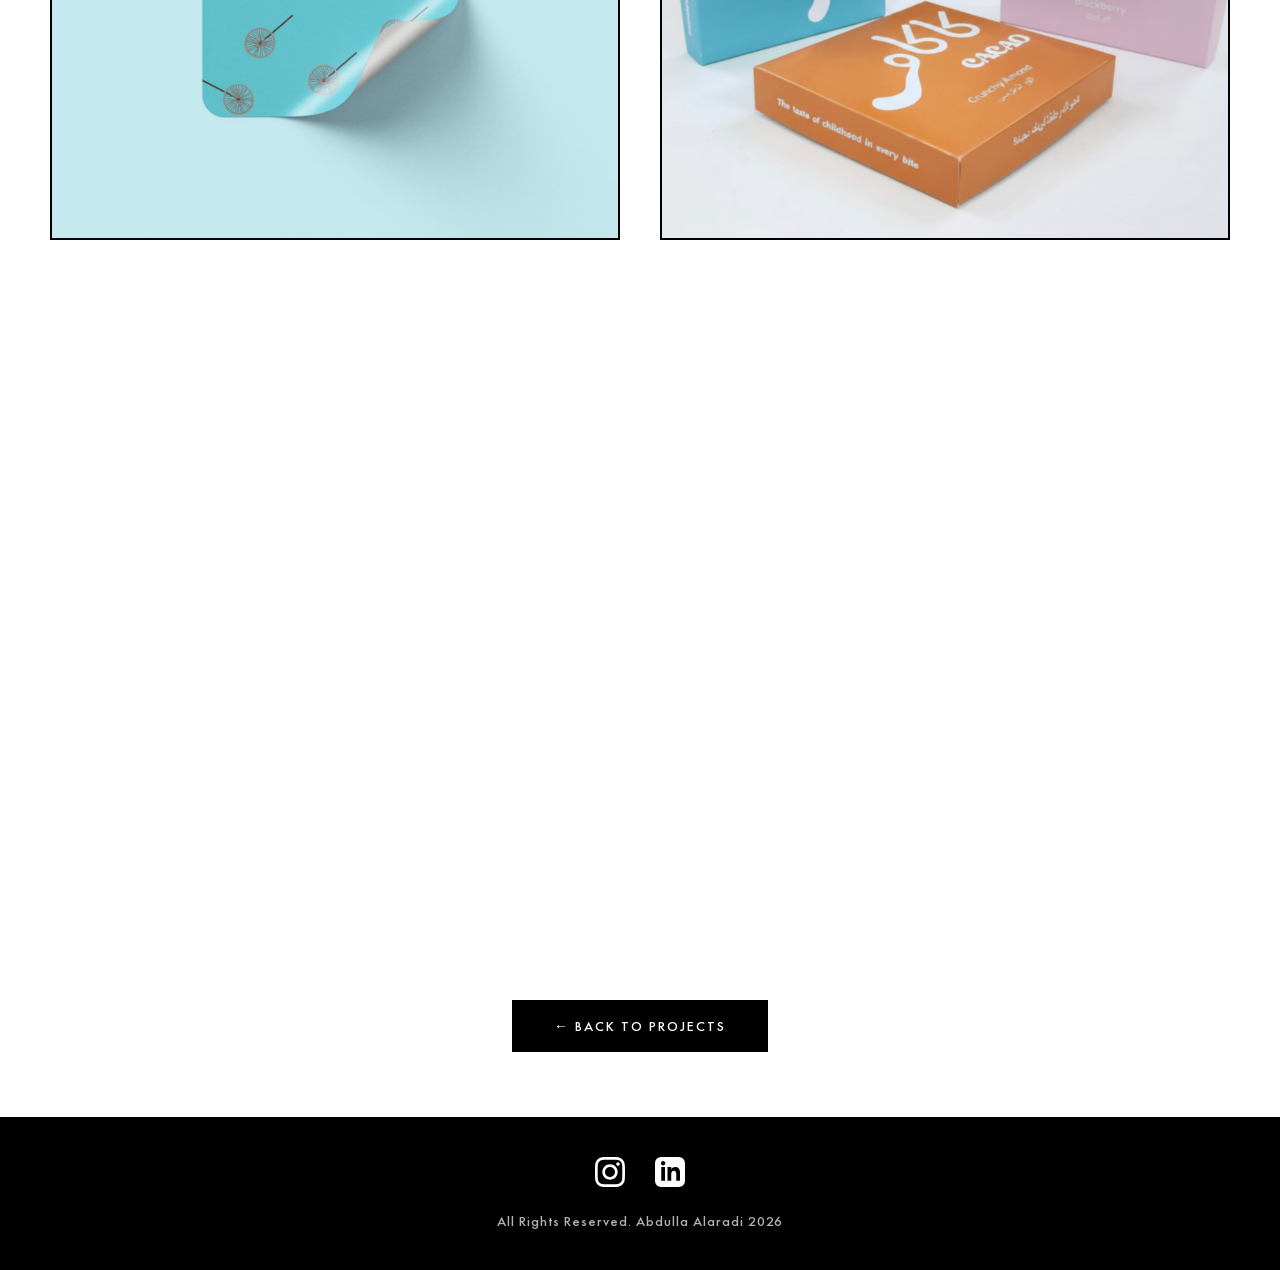
<file: project3.html>
<!DOCTYPE html>
<html lang="en">
<head>
    <meta charset="UTF-8">
    <meta name="viewport" content="width=device-width, initial-scale=1.0">
    <title>Alsaher - Abdulla Alaradi</title>
    
    <style>




              @font-face {
    font-family: 'MyCustomFont';
    src: url('futura-pt/my-font.woff') format('woff');
    font-weight: normal;
    font-style: normal;
}
body {
            font-family: 'MyCustomFont', sans-serif;
            background-color: var(--white);
            color: var(--black);
            overflow-x: hidden;
        }



        * {
            margin: 0;
            padding: 0;
            box-sizing: border-box;
        }

        :root {
            --black: #000000;
            --white: #ffffff;
            --gray: #333333;
            --light-gray: #f5f5f5;
        }



        /* Header Styles */
        header {
            position: fixed;
            top: 0;
            left: 0;
            right: 0;
            z-index: 1000;
            background-color: var(--white);
            border-bottom: 1px solid var(--black);
            padding: 20px 50px;
            display: flex;
            justify-content: space-between;
            align-items: center;
            transition: all 0.3s ease;
        }

        .logo {
            font-size: 24px;
            font-weight: bold;
            letter-spacing: 2px;
            color: var(--black);
            text-decoration: none;
            transition: transform 0.3s ease;
        }

        .logo:hover {
            transform: scale(1.05);
        }

        nav ul {
            list-style: none;
            display: flex;
            gap: 40px;
        }

        nav a {
            text-decoration: none;
            color: var(--black);
            font-size: 16px;
            letter-spacing: 1px;
            position: relative;
            transition: all 0.3s ease;
        }

        nav a::after {
            content: '';
            position: absolute;
            bottom: -5px;
            left: 0;
            width: 0;
            height: 2px;
            background-color: var(--black);
            transition: width 0.3s ease;
        }

        nav a:hover::after {
            width: 100%;
        }

        /* Mobile Menu */
        .hamburger {
            display: none;
            flex-direction: column;
            cursor: pointer;
            gap: 5px;
        }

        .hamburger span {
            width: 25px;
            height: 2px;
            background-color: var(--black);
            transition: all 0.3s ease;
        }

        /* Project Hero Section */
        .project-hero {
            padding: 120px 50px 80px;
            max-width: 1400px;
            margin: 0 auto;
            display: grid;
            grid-template-columns: 1.5fr 1fr;
            gap: 60px;
            align-items: center;
            min-height: 80vh;
        }

        .project-info {
            opacity: 0;
            transform: translateX(-30px);
            animation: slideInLeft 0.8s ease forwards;
        }

        .project-info h1 {
            font-size: 70px;
            letter-spacing: 3px;
            margin-bottom: 30px;
            line-height: 1.1;
        }

        .project-info .subtitle {
            font-size: 18px;
            line-height: 1.8;
            color: var(--gray);
            letter-spacing: 0.5px;
            margin-bottom: 40px;
        }

        .project-meta {
            display: flex;
            flex-direction: column;
            gap: 15px;
            border-left: 3px solid var(--black);
            padding-left: 20px;
        }

        .project-meta-item {
            font-size: 14px;
            letter-spacing: 1px;
        }

        .project-meta-item strong {
            display: inline-block;
            min-width: 100px;
            color: var(--black);
        }

        .project-meta-item span {
            color: var(--gray);
        }

        @keyframes slideInLeft {
            to {
                opacity: 1;
                transform: translateX(0);
            }
        }

        .project-hero-image {
            opacity: 0;
            transform: translateX(30px);
            animation: slideInRight 0.8s ease 0.2s forwards;
            position: relative;
        }

        .project-hero-image img {
            width: 100%;
            height: auto;
            border: 2px solid var(--black);
            transition: transform 0.3s ease;
        }

        .project-hero-image:hover img {
            transform: scale(1.02);
        }

        @keyframes slideInRight {
            to {
                opacity: 1;
                transform: translateX(0);
            }
        }

        /* Gallery Section */
        .gallery-section {
            padding: 80px 50px;
            max-width: 1400px;
            margin: 0 auto;
        }

        .gallery-grid {
            display: grid;
            grid-template-columns: repeat(2, 1fr);
            gap: 40px;
        }

        /* Flip Card */
        .flip-card {
            perspective: 1000px;
            height: 500px;
            opacity: 0;
            transform: translateY(30px);
        }

        .flip-card.visible {
            animation: fadeInUp 0.6s ease forwards;
        }

        .flip-card:nth-child(1) { animation-delay: 0.1s; }
        .flip-card:nth-child(2) { animation-delay: 0.2s; }
        .flip-card:nth-child(3) { animation-delay: 0.3s; }
        .flip-card:nth-child(4) { animation-delay: 0.4s; }
        .flip-card:nth-child(5) { animation-delay: 0.5s; }
        .flip-card:nth-child(6) { animation-delay: 0.6s; }

        @keyframes fadeInUp {
            to {
                opacity: 1;
                transform: translateY(0);
            }
        }

        .flip-card-inner {
            position: relative;
            width: 100%;
            height: 100%;
            transition: transform 0.8s;
            transform-style: preserve-3d;
        }

        .flip-card-front,
        .flip-card-back {
            position: absolute;
            width: 100%;
            height: 100%;
            backface-visibility: hidden;
            border: 2px solid var(--black);
        }

        .flip-card-front {
            background-color: var(--white);
            overflow: hidden;
        }

        .flip-card-front img {
            width: 100%;
            height: 100%;
            object-fit: cover;
            transition: transform 0.3s ease;
        }

        .flip-card:hover .flip-card-front img {
            transform: scale(1.1);
        }

        .flip-card-back {
            background-color: var(--black);
            color: var(--white);
            transform: rotateY(180deg);
            display: flex;
            flex-direction: column;
            justify-content: center;
            align-items: center;
            padding: 40px;
            text-align: center;
        }

        .flip-card-back h3 {
            font-size: 28px;
            letter-spacing: 2px;
            margin-bottom: 20px;
        }

        .flip-card-back p {
            font-size: 16px;
            line-height: 1.6;
            letter-spacing: 0.5px;
            opacity: 0.9;
        }

        /* Back to Projects Button */
        .back-button {
            display: inline-block;
            padding: 15px 40px;
            background-color: var(--black);
            color: var(--white);
            text-decoration: none;
            letter-spacing: 2px;
            font-size: 14px;
            transition: all 0.3s ease;
            margin-top: 80px;
            border: 2px solid var(--black);
            position: relative;
            overflow: hidden;
        }

        .back-button::before {
            content: '';
            position: absolute;
            top: 50%;
            left: 50%;
            width: 0;
            height: 0;
            background-color: var(--white);
            border-radius: 50%;
            transform: translate(-50%, -50%);
            transition: width 0.6s ease, height 0.6s ease;
        }

        .back-button:hover::before {
            width: 400px;
            height: 400px;
        }

        .back-button:hover {
            color: var(--black);
        }

        .back-button span {
            position: relative;
            z-index: 1;
        }

        .back-button-container {
            text-align: center;
            padding: 60px 0;
        }

        /* Footer */
        footer {
            background-color: var(--black);
            color: var(--white);
            padding: 40px 50px;
            text-align: center;
        }

        .social-links {
            display: flex;
            justify-content: center;
            gap: 30px;
            margin-bottom: 20px;
        }

        .social-links a {
            color: var(--white);
            transition: transform 0.3s ease, opacity 0.3s ease;
            display: inline-block;
        }

        .social-links a:hover {
            transform: translateY(-5px);
            opacity: 0.7;
        }

        .social-links svg {
            width: 30px;
            height: 30px;
            fill: var(--white);
        }

        .footer-text {
            font-size: 14px;
            letter-spacing: 1px;
            opacity: 0.7;
        }

        /* Responsive */
        @media (max-width: 1024px) {
            .project-hero {
                grid-template-columns: 1fr;
                padding: 100px 30px 60px;
                gap: 40px;
            }

            .project-info h1 {
                font-size: 50px;
            }

            .gallery-grid {
                gap: 30px;
            }

            .flip-card {
                height: 400px;
            }
        }

        @media (max-width: 768px) {
            header {
                padding: 15px 20px;
            }

            nav {
                position: fixed;
                top: 0;
                right: -100%;
                width: 70%;
                height: 100vh;
                background-color: var(--white);
                flex-direction: column;
                justify-content: center;
                align-items: center;
                transition: right 0.3s ease;
                border-left: 1px solid var(--black);
            }

            nav.active {
                right: 0;
            }

            nav ul {
                flex-direction: column;
                gap: 30px;
            }

            .hamburger {
                display: flex;
                z-index: 1001;
            }

            .hamburger.active span:nth-child(1) {
                transform: rotate(45deg) translate(7px, 7px);
            }

            .hamburger.active span:nth-child(2) {
                opacity: 0;
            }

            .hamburger.active span:nth-child(3) {
                transform: rotate(-45deg) translate(7px, -7px);
            }

            .project-hero {
                padding: 100px 20px 50px;
            }

            .project-info h1 {
                font-size: 40px;
            }

            .project-info .subtitle {
                font-size: 16px;
            }

            .gallery-section {
                padding: 60px 20px;
            }

            .gallery-grid {
                grid-template-columns: 1fr;
                gap: 25px;
            }

            .flip-card {
                height: 350px;
            }

            .flip-card-back h3 {
                font-size: 22px;
            }

            .flip-card-back p {
                font-size: 14px;
            }
        }

        @media (max-width: 480px) {
            .project-info h1 {
                font-size: 32px;
                letter-spacing: 2px;
            }

            .project-info .subtitle {
                font-size: 14px;
            }

            .flip-card {
                height: 300px;
            }

            .flip-card-back h3 {
                font-size: 20px;
            }
        }
    </style>
</head>
<body>
    <!-- Header -->
    <header>
        <a href="index.html" class="logo"><img src="images/logo.png" style="height: 20%; width: 20%;"></a>
        <nav id="nav">
            <ul>
                <li><a href="index.html">Work</a></li>
                <li><a href="about.html">About</a></li>
                <li><a href="contact.html">Contact</a></li>
            </ul>
        </nav>
        <div class="hamburger" id="hamburger">
            <span></span>
            <span></span>
            <span></span>
        </div>
    </header>

    <!-- Project Hero Section -->
    <section class="project-hero">
        <div class="project-info">
            <h1>CACAO</h1>
            <p class="subtitle">
                CACAO is more than a chocolate brand; it is a celebration of rich flavor, crafted moments, and a sense of warmth, comfort, and nostalgia that connects adults to cherished childhood memories.

            </p>

            <p class="subtitle">White Chocolate – Aldahrooy: refers to children playing outdoors under the bluish sky and clouds.</p>
            <p class="subtitle">Crunchy almond – Al-teela: refers to the crunchy texture of the marbles.</p>
            <p class="subtitle">Strawberry – carrom: refers to the enjoyment of playing it with neighbors</p>

            
               
                
           
        </div>
        <div class="project-hero-image">
            <img src="images/CACAO/Artboard 365.jpg" alt="Alsaher Brand Identity">
        </div>
    </section>

    <!-- Gallery Section -->
    <section class="gallery-section">
        <div class="gallery-grid">
            <!-- Card 1 -->
            <div class="flip-card">
                <div class="flip-card-inner">
                    <div class="flip-card-front">
                        <img src="images/CACAO/222.jpg" alt="Alsaher Advertisement">
                    </div>
                    <div class="flip-card-back">
                        <h3>Advertisement</h3>
                        <p>Bold and eye-catching advertising design that captures the brand's vibrant energy and refreshing appeal.</p>
                    </div>
                </div>
            </div>

            <!-- Card 2 -->
            <div class="flip-card">
                <div class="flip-card-inner">
                    <div class="flip-card-front">
                        <img src="images/CACAO/2025.jpg" alt="Alsaher Banner">
                    </div>
                    <div class="flip-card-back">
                        <h3>Banner Design</h3>
                        <p>Large-format banner showcasing the brand identity with impactful visuals perfect for outdoor displays.</p>
                    </div>
                </div>
            </div>

            <!-- Card 3 -->
            <div class="flip-card">
                <div class="flip-card-inner">
                    <div class="flip-card-front">
                        <img src="images/CACAO/Free_Square_Sticker_Mockup_1.jpg" alt="Alsaher Outdoor">
                    </div>
                    <div class="flip-card-back">
                        <h3>Outdoor Advertising</h3>
                        <p>Strategic outdoor advertising placement demonstrating the brand's presence in urban environments.</p>
                    </div>
                </div>
            </div>

            <!-- Card 4 -->
            <div class="flip-card">
                <div class="flip-card-inner">
                    <div class="flip-card-front">
                        <img src="images/CACAO/main.jpg" alt="Alsaher Flags">
                    </div>
                    <div class="flip-card-back">
                        <h3>Flag Banners</h3>
                        <p>Promotional flag designs that enhance brand visibility at events and retail locations.</p>
                    </div>
                </div>
            </div>

            <!-- Card 5 -->
            <div class="flip-card">
                <div class="flip-card-inner">
                    <div class="flip-card-front">
                        <img src="images/CACAO/Artboard 366.jpg" alt="Alsaher Splash">
                    </div>
                    <div class="flip-card-back">
                        <h3>Brand Splash</h3>
                        <p>Dynamic splash graphics representing the juice's fresh and lively nature through visual storytelling.</p>
                    </div>
                </div>
            </div>

            <!-- Card 6 -->
            <div class="flip-card">
                <div class="flip-card-inner">
                    <div class="flip-card-front">
                        <img src="images/CACAO/Free_Two_Round_Corners_BC_Mockup_4.jpg" alt="Alsaher Ice Cream">
                    </div>
                    <div class="flip-card-back">
                        <h3>Product Packaging</h3>
                        <p>Innovative packaging design extending the brand identity across complementary product lines.</p>
                    </div>
                </div>
            </div>
        </div>

        
    </section>



    <!-- Back Button -->
        <div class="back-button-container">
            <a href="index.html" class="back-button">
                <span>← BACK TO PROJECTS</span>
            </a>
        </div>

    <!-- Footer -->
    <footer>
        <div class="social-links">
            <a href="https://www.instagram.com/abdulla__designs?igsh=a2JhZXc5c2tiamdq" target="_blank" aria-label="Instagram">
                <svg xmlns="http://www.w3.org/2000/svg" viewBox="0 0 24 24">
                    <path d="M12 2.163c3.204 0 3.584.012 4.85.07 3.252.148 4.771 1.691 4.919 4.919.058 1.265.069 1.645.069 4.849 0 3.205-.012 3.584-.069 4.849-.149 3.225-1.664 4.771-4.919 4.919-1.266.058-1.644.07-4.85.07-3.204 0-3.584-.012-4.849-.07-3.26-.149-4.771-1.699-4.919-4.92-.058-1.265-.07-1.644-.07-4.849 0-3.204.013-3.583.07-4.849.149-3.227 1.664-4.771 4.919-4.919 1.266-.057 1.645-.069 4.849-.069zm0-2.163c-3.259 0-3.667.014-4.947.072-4.358.2-6.78 2.618-6.98 6.98-.059 1.281-.073 1.689-.073 4.948 0 3.259.014 3.668.072 4.948.2 4.358 2.618 6.78 6.98 6.98 1.281.058 1.689.072 4.948.072 3.259 0 3.668-.014 4.948-.072 4.354-.2 6.782-2.618 6.979-6.98.059-1.28.073-1.689.073-4.948 0-3.259-.014-3.667-.072-4.947-.196-4.354-2.617-6.78-6.979-6.98-1.281-.059-1.69-.073-4.949-.073zm0 5.838c-3.403 0-6.162 2.759-6.162 6.162s2.759 6.163 6.162 6.163 6.162-2.759 6.162-6.163c0-3.403-2.759-6.162-6.162-6.162zm0 10.162c-2.209 0-4-1.79-4-4 0-2.209 1.791-4 4-4s4 1.791 4 4c0 2.21-1.791 4-4 4zm6.406-11.845c-.796 0-1.441.645-1.441 1.44s.645 1.44 1.441 1.44c.795 0 1.439-.645 1.439-1.44s-.644-1.44-1.439-1.44z"/>
                </svg>
            </a>
            <a href="https://www.linkedin.com/in/abdulla-alaradi-057582267?utm_source=share&utm_campaign=share_via&utm_content=profile&utm_medium=android_app" target="_blank" aria-label="LinkedIn">
                <svg xmlns="http://www.w3.org/2000/svg" viewBox="0 0 24 24">
                    <path d="M19 0h-14c-2.761 0-5 2.239-5 5v14c0 2.761 2.239 5 5 5h14c2.762 0 5-2.239 5-5v-14c0-2.761-2.238-5-5-5zm-11 19h-3v-11h3v11zm-1.5-12.268c-.966 0-1.75-.79-1.75-1.764s.784-1.764 1.75-1.764 1.75.79 1.75 1.764-.783 1.764-1.75 1.764zm13.5 12.268h-3v-5.604c0-3.368-4-3.113-4 0v5.604h-3v-11h3v1.765c1.396-2.586 7-2.777 7 2.476v6.759z"/>
                </svg>
            </a>
        </div>
        <div class="footer-text">All Rights Reserved. Abdulla Alaradi 2026</div>
    </footer>

    <script>
        // Hamburger menu toggle
        const hamburger = document.getElementById('hamburger');
        const nav = document.getElementById('nav');

        hamburger.addEventListener('click', function() {
            hamburger.classList.toggle('active');
            nav.classList.toggle('active');
        });

        // Close menu when clicking on a link
        const navLinks = document.querySelectorAll('nav a');
        navLinks.forEach(link => {
            link.addEventListener('click', function() {
                hamburger.classList.remove('active');
                nav.classList.remove('active');
            });
        });

        // Flip cards animation on scroll
        const flipCards = document.querySelectorAll('.flip-card');
        
        const observerOptions = {
            threshold: 0.2,
            rootMargin: '0px 0px -100px 0px'
        };

        const observer = new IntersectionObserver(function(entries) {
            entries.forEach(entry => {
                if (entry.isIntersecting) {
                    entry.target.classList.add('visible');
                }
            });
        }, observerOptions);

        flipCards.forEach(card => {
            observer.observe(card);
        });

        // Header hide/show on scroll
        let lastScroll = 0;
        const header = document.querySelector('header');

        window.addEventListener('scroll', function() {
            const currentScroll = window.pageYOffset;
            
            if (currentScroll <= 0) {
                header.style.transform = 'translateY(0)';
            } else if (currentScroll > lastScroll && currentScroll > 100) {
                header.style.transform = 'translateY(-100%)';
            } else if (currentScroll < lastScroll) {
                header.style.transform = 'translateY(0)';
            }
            
            lastScroll = currentScroll;
        });
    </script>
</body>
</html>
</file>
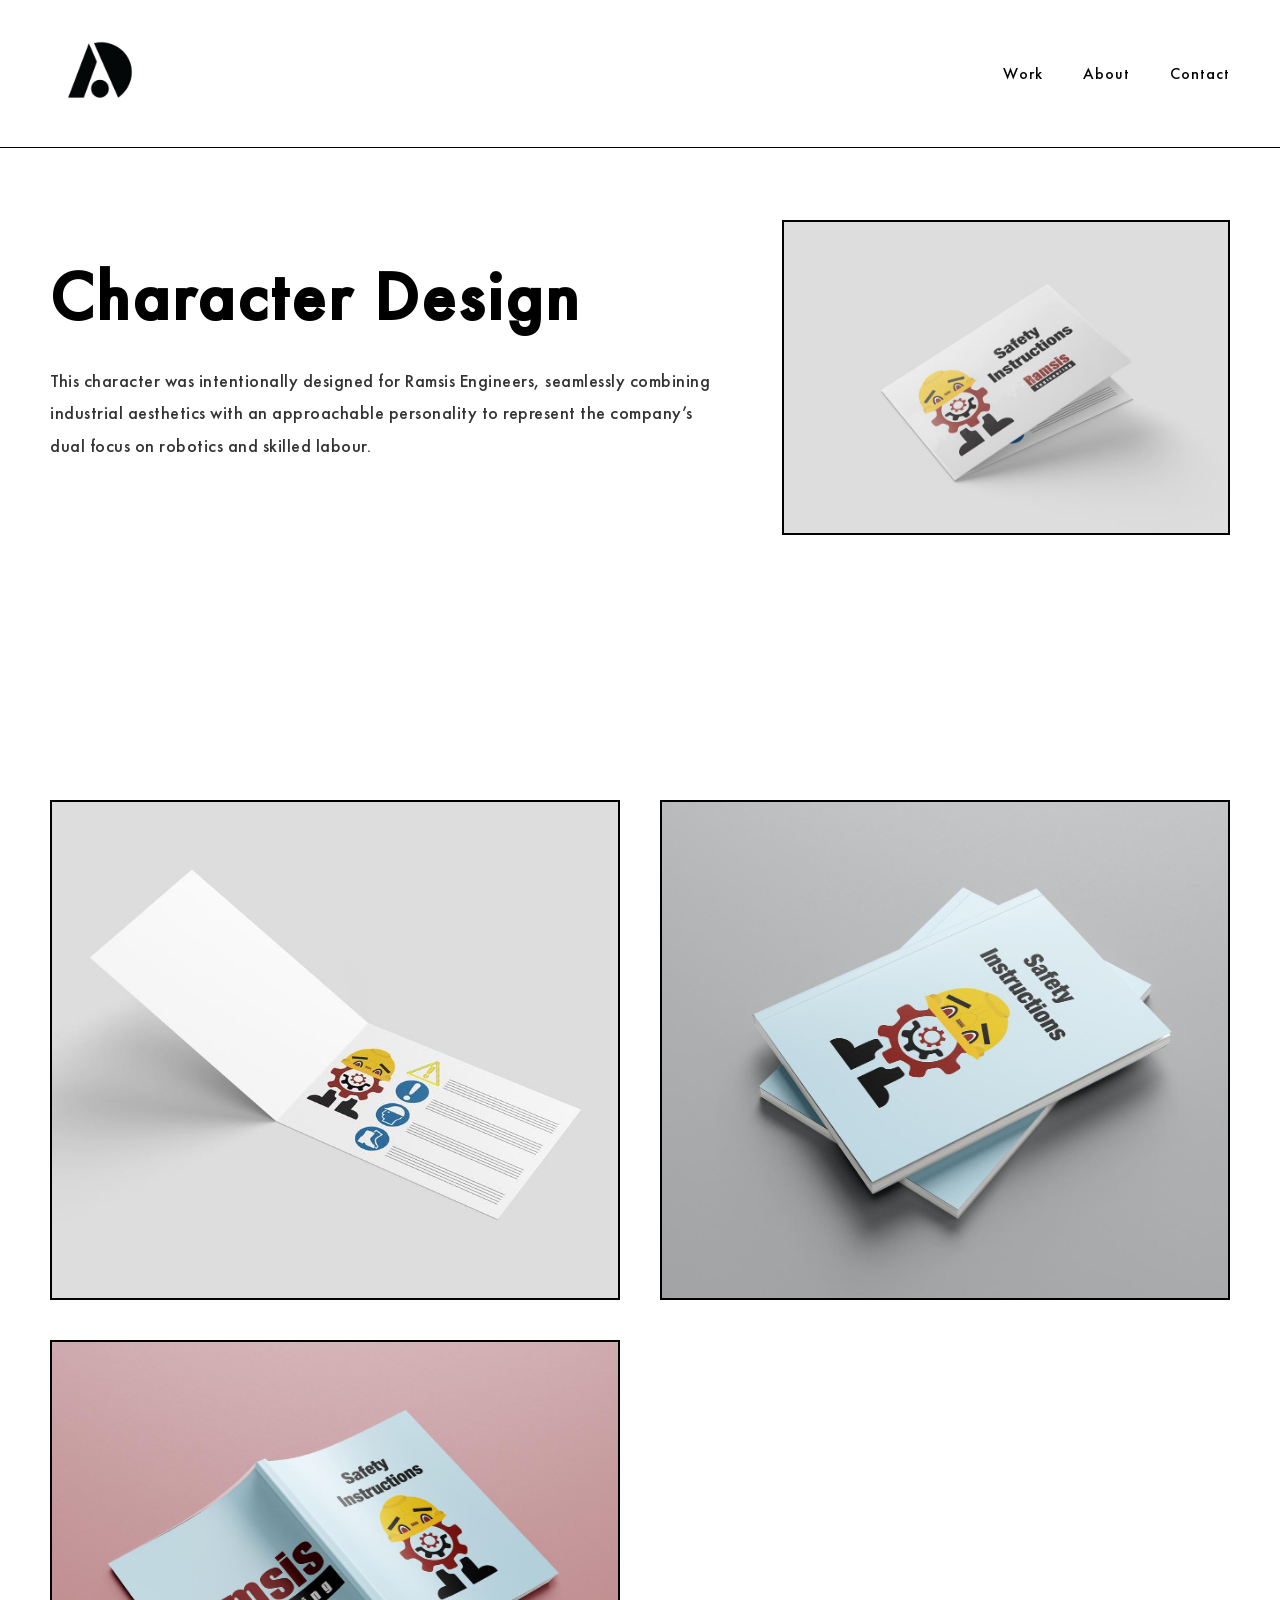
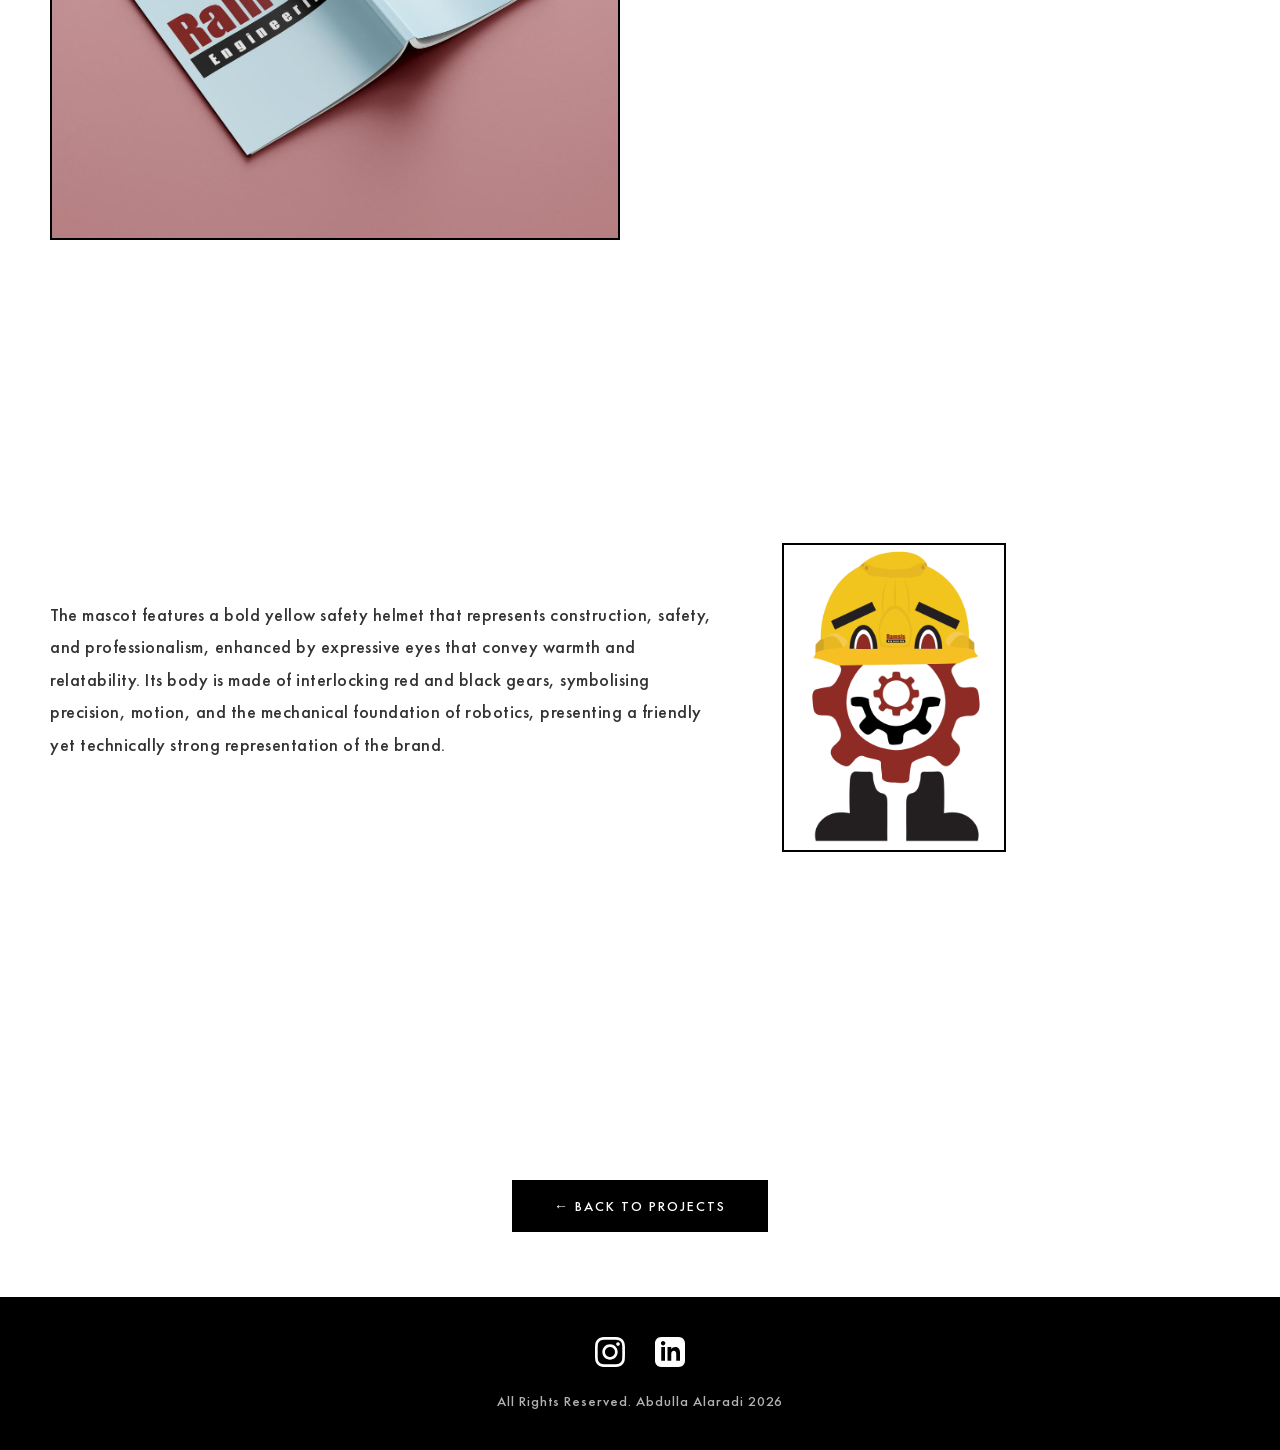
<file: project4.html>
<!DOCTYPE html>
<html lang="en">
<head>
    <meta charset="UTF-8">
    <meta name="viewport" content="width=device-width, initial-scale=1.0">
    <title>Alsaher - Abdulla Alaradi</title>
    
    <style>

            @font-face {
    font-family: 'MyCustomFont';
    src: url('futura-pt/my-font.woff') format('woff');
    font-weight: normal;
    font-style: normal;
}
body {
            font-family: 'MyCustomFont', sans-serif;
            background-color: var(--white);
            color: var(--black);
            overflow-x: hidden;
        }


        * {
            margin: 0;
            padding: 0;
            box-sizing: border-box;
        }

        :root {
            --black: #000000;
            --white: #ffffff;
            --gray: #333333;
            --light-gray: #f5f5f5;
        }

    

        /* Header Styles */
        header {
            position: fixed;
            top: 0;
            left: 0;
            right: 0;
            z-index: 1000;
            background-color: var(--white);
            border-bottom: 1px solid var(--black);
            padding: 20px 50px;
            display: flex;
            justify-content: space-between;
            align-items: center;
            transition: all 0.3s ease;
        }

        .logo {
            font-size: 24px;
            font-weight: bold;
            letter-spacing: 2px;
            color: var(--black);
            text-decoration: none;
            transition: transform 0.3s ease;
        }

        .logo:hover {
            transform: scale(1.05);
        }

        nav ul {
            list-style: none;
            display: flex;
            gap: 40px;
        }

        nav a {
            text-decoration: none;
            color: var(--black);
            font-size: 16px;
            letter-spacing: 1px;
            position: relative;
            transition: all 0.3s ease;
        }

        nav a::after {
            content: '';
            position: absolute;
            bottom: -5px;
            left: 0;
            width: 0;
            height: 2px;
            background-color: var(--black);
            transition: width 0.3s ease;
        }

        nav a:hover::after {
            width: 100%;
        }

        /* Mobile Menu */
        .hamburger {
            display: none;
            flex-direction: column;
            cursor: pointer;
            gap: 5px;
        }

        .hamburger span {
            width: 25px;
            height: 2px;
            background-color: var(--black);
            transition: all 0.3s ease;
        }

        /* Project Hero Section */
        .project-hero {
            padding: 120px 50px 80px;
            max-width: 1400px;
            margin: 0 auto;
            display: grid;
            grid-template-columns: 1.5fr 1fr;
            gap: 60px;
            align-items: center;
            min-height: 80vh;
        }

        .project-info {
            opacity: 0;
            transform: translateX(-30px);
            animation: slideInLeft 0.8s ease forwards;
        }

        .project-info h1 {
            font-size: 70px;
            letter-spacing: 3px;
            margin-bottom: 30px;
            line-height: 1.1;
        }

        .project-info .subtitle {
            font-size: 18px;
            line-height: 1.8;
            color: var(--gray);
            letter-spacing: 0.5px;
            margin-bottom: 40px;
        }

        .project-meta {
            display: flex;
            flex-direction: column;
            gap: 15px;
            border-left: 3px solid var(--black);
            padding-left: 20px;
        }

        .project-meta-item {
            font-size: 14px;
            letter-spacing: 1px;
        }

        .project-meta-item strong {
            display: inline-block;
            min-width: 100px;
            color: var(--black);
        }

        .project-meta-item span {
            color: var(--gray);
        }

        @keyframes slideInLeft {
            to {
                opacity: 1;
                transform: translateX(0);
            }
        }

        .project-hero-image {
            opacity: 0;
            transform: translateX(30px);
            animation: slideInRight 0.8s ease 0.2s forwards;
            position: relative;
        }

        .project-hero-image img {
            width: 100%;
            height: auto;
            border: 2px solid var(--black);
            transition: transform 0.3s ease;
        }

        .project-hero-image:hover img {
            transform: scale(1.02);
        }

        @keyframes slideInRight {
            to {
                opacity: 1;
                transform: translateX(0);
            }
        }

        /* Gallery Section */
        .gallery-section {
            padding: 80px 50px;
            max-width: 1400px;
            margin: 0 auto;
        }

        .gallery-grid {
            display: grid;
            grid-template-columns: repeat(2, 1fr);
            gap: 40px;
        }

        /* Flip Card */
        .flip-card {
            perspective: 1000px;
            height: 500px;
            opacity: 0;
            transform: translateY(30px);
        }

        .flip-card.visible {
            animation: fadeInUp 0.6s ease forwards;
        }

        .flip-card:nth-child(1) { animation-delay: 0.1s; }
        .flip-card:nth-child(2) { animation-delay: 0.2s; }
        .flip-card:nth-child(3) { animation-delay: 0.3s; }
        .flip-card:nth-child(4) { animation-delay: 0.4s; }
        .flip-card:nth-child(5) { animation-delay: 0.5s; }
        .flip-card:nth-child(6) { animation-delay: 0.6s; }

        @keyframes fadeInUp {
            to {
                opacity: 1;
                transform: translateY(0);
            }
        }

        .flip-card-inner {
            position: relative;
            width: 100%;
            height: 100%;
            transition: transform 0.8s;
            transform-style: preserve-3d;
        }


        .flip-card-front,
        .flip-card-back {
            position: absolute;
            width: 100%;
            height: 100%;
            backface-visibility: hidden;
            border: 2px solid var(--black);
        }

        .flip-card-front {
            background-color: var(--white);
            overflow: hidden;
        }

        .flip-card-front img {
            width: 100%;
            height: 100%;
            object-fit: cover;
            transition: transform 0.3s ease;
        }

        .flip-card:hover .flip-card-front img {
            transform: scale(1.1);
        }

        .flip-card-back {
            background-color: var(--black);
            color: var(--white);
            transform: rotateY(180deg);
            display: flex;
            flex-direction: column;
            justify-content: center;
            align-items: center;
            padding: 40px;
            text-align: center;
        }

        .flip-card-back h3 {
            font-size: 28px;
            letter-spacing: 2px;
            margin-bottom: 20px;
        }

        .flip-card-back p {
            font-size: 16px;
            line-height: 1.6;
            letter-spacing: 0.5px;
            opacity: 0.9;
        }

        /* Back to Projects Button */
        .back-button {
            display: inline-block;
            padding: 15px 40px;
            background-color: var(--black);
            color: var(--white);
            text-decoration: none;
            letter-spacing: 2px;
            font-size: 14px;
            transition: all 0.3s ease;
            margin-top: 80px;
            border: 2px solid var(--black);
            position: relative;
            overflow: hidden;
        }

        .back-button::before {
            content: '';
            position: absolute;
            top: 50%;
            left: 50%;
            width: 0;
            height: 0;
            background-color: var(--white);
            border-radius: 50%;
            transform: translate(-50%, -50%);
            transition: width 0.6s ease, height 0.6s ease;
        }

        .back-button:hover::before {
            width: 400px;
            height: 400px;
        }

        .back-button:hover {
            color: var(--black);
        }

        .back-button span {
            position: relative;
            z-index: 1;
        }

        .back-button-container {
            text-align: center;
            padding: 60px 0;
        }

        /* Footer */
        footer {
            background-color: var(--black);
            color: var(--white);
            padding: 40px 50px;
            text-align: center;
        }

        .social-links {
            display: flex;
            justify-content: center;
            gap: 30px;
            margin-bottom: 20px;
        }

        .social-links a {
            color: var(--white);
            transition: transform 0.3s ease, opacity 0.3s ease;
            display: inline-block;
        }

        .social-links a:hover {
            transform: translateY(-5px);
            opacity: 0.7;
        }

        .social-links svg {
            width: 30px;
            height: 30px;
            fill: var(--white);
        }

        .footer-text {
            font-size: 14px;
            letter-spacing: 1px;
            opacity: 0.7;
        }

        /* Responsive */
        @media (max-width: 1024px) {
            .project-hero {
                grid-template-columns: 1fr;
                padding: 100px 30px 60px;
                gap: 40px;
            }

            .project-info h1 {
                font-size: 50px;
            }

            .gallery-grid {
                gap: 30px;
            }

            .flip-card {
                height: 400px;
            }
        }

        @media (max-width: 768px) {
            header {
                padding: 15px 20px;
            }

            nav {
                position: fixed;
                top: 0;
                right: -100%;
                width: 70%;
                height: 100vh;
                background-color: var(--white);
                flex-direction: column;
                justify-content: center;
                align-items: center;
                transition: right 0.3s ease;
                border-left: 1px solid var(--black);
            }

            nav.active {
                right: 0;
            }

            nav ul {
                flex-direction: column;
                gap: 30px;
            }

            .hamburger {
                display: flex;
                z-index: 1001;
            }

            .hamburger.active span:nth-child(1) {
                transform: rotate(45deg) translate(7px, 7px);
            }

            .hamburger.active span:nth-child(2) {
                opacity: 0;
            }

            .hamburger.active span:nth-child(3) {
                transform: rotate(-45deg) translate(7px, -7px);
            }

            .project-hero {
                padding: 100px 20px 50px;
            }

            .project-info h1 {
                font-size: 40px;
            }

            .project-info .subtitle {
                font-size: 16px;
            }

            .gallery-section {
                padding: 60px 20px;
            }

            .gallery-grid {
                grid-template-columns: 1fr;
                gap: 25px;
            }

            .flip-card {
                height: 350px;
            }

            .flip-card-back h3 {
                font-size: 22px;
            }

            .flip-card-back p {
                font-size: 14px;
            }
        }

        @media (max-width: 480px) {
            .project-info h1 {
                font-size: 32px;
                letter-spacing: 2px;
            }

            .project-info .subtitle {
                font-size: 14px;
            }

            .flip-card {
                height: 300px;
            }

            .flip-card-back h3 {
                font-size: 20px;
            }
        }
    </style>
</head>
<body>
    <!-- Header -->
    <header>
        <a href="index.html" class="logo"><img src="images/logo.png" style="height: 20%; width: 20%;"></a>
        <nav id="nav">
            <ul>
                <li><a href="index.html">Work</a></li>
                <li><a href="about.html">About</a></li>
                <li><a href="contact.html">Contact</a></li>
            </ul>
        </nav>
        <div class="hamburger" id="hamburger">
            <span></span>
            <span></span>
            <span></span>
        </div>
    </header>

    <!-- Project Hero Section -->
    <section class="project-hero">
        <div class="project-info">
            <h1>Character Design</h1>
            <p class="subtitle">

This character was intentionally designed for Ramsis Engineers, seamlessly combining industrial aesthetics with an approachable personality to represent the company’s dual focus on robotics and skilled labour.


            </p>
           
        </div>
        <div class="project-hero-image">
            <img src="images/Character Design/Bi-Fold_Horizontal_Mockup_1.jpg" alt="Alsaher Brand Identity">
        </div>
    </section>

    <!-- Gallery Section -->
    <section class="gallery-section">
        <div class="gallery-grid">
            <!-- Card 1 -->
            <div class="flip-card">
                <div class="flip-card-inner">
                    <div class="flip-card-front">
                        <img src="images/Character Design/Bi-Fold_Horizontal_Mockup_2.jpg" alt="Alsaher Advertisement">
                    </div>
                    <div class="flip-card-back">
                        <h3>Advertisement</h3>
                        <p>Bold and eye-catching advertising design that captures the brand's vibrant energy and refreshing appeal.</p>
                    </div>
                </div>
            </div>

            <!-- Card 2 -->
            <div class="flip-card">
                <div class="flip-card-inner">
                    <div class="flip-card-front">
                        <img src="images/Character Design/Free_Book_Mockup_4.jpg" alt="Alsaher Banner">
                    </div>
                    <div class="flip-card-back">
                        <h3>Banner Design</h3>
                        <p>Large-format banner showcasing the brand identity with impactful visuals perfect for outdoor displays.</p>
                    </div>
                </div>
            </div>

            <!-- Card 3 -->
            <div class="flip-card">
                <div class="flip-card-inner">
                    <div class="flip-card-front">
                        <img src="images/Character Design/Free_Book_Mockup_7.jpg" alt="Alsaher Outdoor">
                    </div>
                    <div class="flip-card-back">
                        <h3>Outdoor Advertising</h3>
                        <p>Strategic outdoor advertising placement demonstrating the brand's presence in urban environments.</p>
                    </div>
                </div>
            </div>

            
            

        <!-- Back Button -->
        
    </section>

    <section class="project-hero">
        <div class="project-info">
            <p class="subtitle">
                The mascot features a bold yellow safety helmet that represents construction, safety, and professionalism, enhanced by expressive eyes that convey warmth and relatability. Its body is made of interlocking red and black gears, symbolising precision, motion, and the mechanical foundation of robotics, presenting a friendly yet technically strong representation of the brand.

            </p>
           
        </div>
        <div class="project-hero-image">
            <img src="images/Character Design/mascot.png" alt="Alsaher Brand Identity" style="width: 50%; height: 50%;">
        </div>
    </section>

    <div class="back-button-container">
            <a href="index.html" class="back-button">
                <span>← BACK TO PROJECTS</span>
            </a>
        </div>

    <!-- Footer -->
    <footer>
        <div class="social-links">
            <a href="https://www.instagram.com/abdulla__designs?igsh=a2JhZXc5c2tiamdq" target="_blank" aria-label="Instagram">
                <svg xmlns="http://www.w3.org/2000/svg" viewBox="0 0 24 24">
                    <path d="M12 2.163c3.204 0 3.584.012 4.85.07 3.252.148 4.771 1.691 4.919 4.919.058 1.265.069 1.645.069 4.849 0 3.205-.012 3.584-.069 4.849-.149 3.225-1.664 4.771-4.919 4.919-1.266.058-1.644.07-4.85.07-3.204 0-3.584-.012-4.849-.07-3.26-.149-4.771-1.699-4.919-4.92-.058-1.265-.07-1.644-.07-4.849 0-3.204.013-3.583.07-4.849.149-3.227 1.664-4.771 4.919-4.919 1.266-.057 1.645-.069 4.849-.069zm0-2.163c-3.259 0-3.667.014-4.947.072-4.358.2-6.78 2.618-6.98 6.98-.059 1.281-.073 1.689-.073 4.948 0 3.259.014 3.668.072 4.948.2 4.358 2.618 6.78 6.98 6.98 1.281.058 1.689.072 4.948.072 3.259 0 3.668-.014 4.948-.072 4.354-.2 6.782-2.618 6.979-6.98.059-1.28.073-1.689.073-4.948 0-3.259-.014-3.667-.072-4.947-.196-4.354-2.617-6.78-6.979-6.98-1.281-.059-1.69-.073-4.949-.073zm0 5.838c-3.403 0-6.162 2.759-6.162 6.162s2.759 6.163 6.162 6.163 6.162-2.759 6.162-6.163c0-3.403-2.759-6.162-6.162-6.162zm0 10.162c-2.209 0-4-1.79-4-4 0-2.209 1.791-4 4-4s4 1.791 4 4c0 2.21-1.791 4-4 4zm6.406-11.845c-.796 0-1.441.645-1.441 1.44s.645 1.44 1.441 1.44c.795 0 1.439-.645 1.439-1.44s-.644-1.44-1.439-1.44z"/>
                </svg>
            </a>
            <a href="https://www.linkedin.com/in/abdulla-alaradi-057582267?utm_source=share&utm_campaign=share_via&utm_content=profile&utm_medium=android_app" target="_blank" aria-label="LinkedIn">
                <svg xmlns="http://www.w3.org/2000/svg" viewBox="0 0 24 24">
                    <path d="M19 0h-14c-2.761 0-5 2.239-5 5v14c0 2.761 2.239 5 5 5h14c2.762 0 5-2.239 5-5v-14c0-2.761-2.238-5-5-5zm-11 19h-3v-11h3v11zm-1.5-12.268c-.966 0-1.75-.79-1.75-1.764s.784-1.764 1.75-1.764 1.75.79 1.75 1.764-.783 1.764-1.75 1.764zm13.5 12.268h-3v-5.604c0-3.368-4-3.113-4 0v5.604h-3v-11h3v1.765c1.396-2.586 7-2.777 7 2.476v6.759z"/>
                </svg>
            </a>
        </div>
        <div class="footer-text">All Rights Reserved. Abdulla Alaradi 2026</div>
    </footer>

    <script>
        // Hamburger menu toggle
        const hamburger = document.getElementById('hamburger');
        const nav = document.getElementById('nav');

        hamburger.addEventListener('click', function() {
            hamburger.classList.toggle('active');
            nav.classList.toggle('active');
        });

        // Close menu when clicking on a link
        const navLinks = document.querySelectorAll('nav a');
        navLinks.forEach(link => {
            link.addEventListener('click', function() {
                hamburger.classList.remove('active');
                nav.classList.remove('active');
            });
        });

        // Flip cards animation on scroll
        const flipCards = document.querySelectorAll('.flip-card');
        
        const observerOptions = {
            threshold: 0.2,
            rootMargin: '0px 0px -100px 0px'
        };

        const observer = new IntersectionObserver(function(entries) {
            entries.forEach(entry => {
                if (entry.isIntersecting) {
                    entry.target.classList.add('visible');
                }
            });
        }, observerOptions);

        flipCards.forEach(card => {
            observer.observe(card);
        });

        // Header hide/show on scroll
        let lastScroll = 0;
        const header = document.querySelector('header');

        window.addEventListener('scroll', function() {
            const currentScroll = window.pageYOffset;
            
            if (currentScroll <= 0) {
                header.style.transform = 'translateY(0)';
            } else if (currentScroll > lastScroll && currentScroll > 100) {
                header.style.transform = 'translateY(-100%)';
            } else if (currentScroll < lastScroll) {
                header.style.transform = 'translateY(0)';
            }
            
            lastScroll = currentScroll;
        });
    </script>
</body>
</html>
</file>
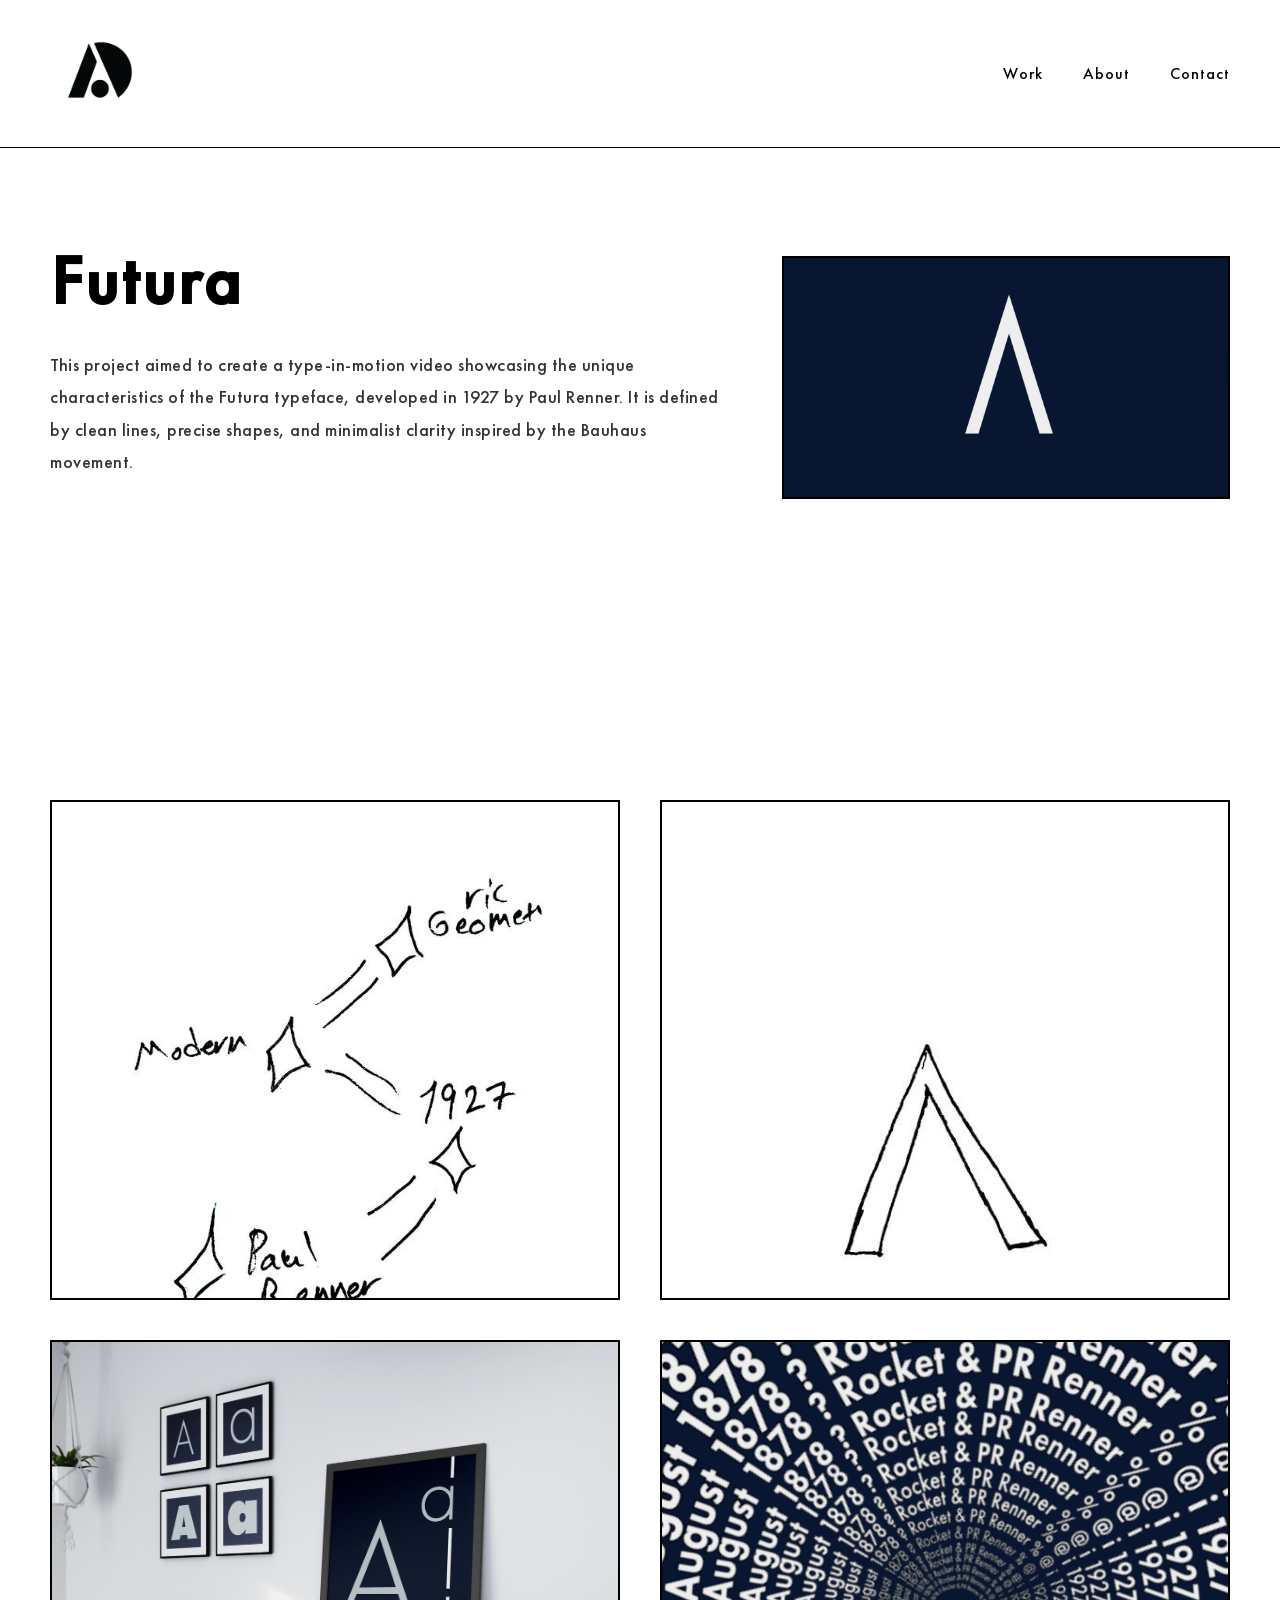
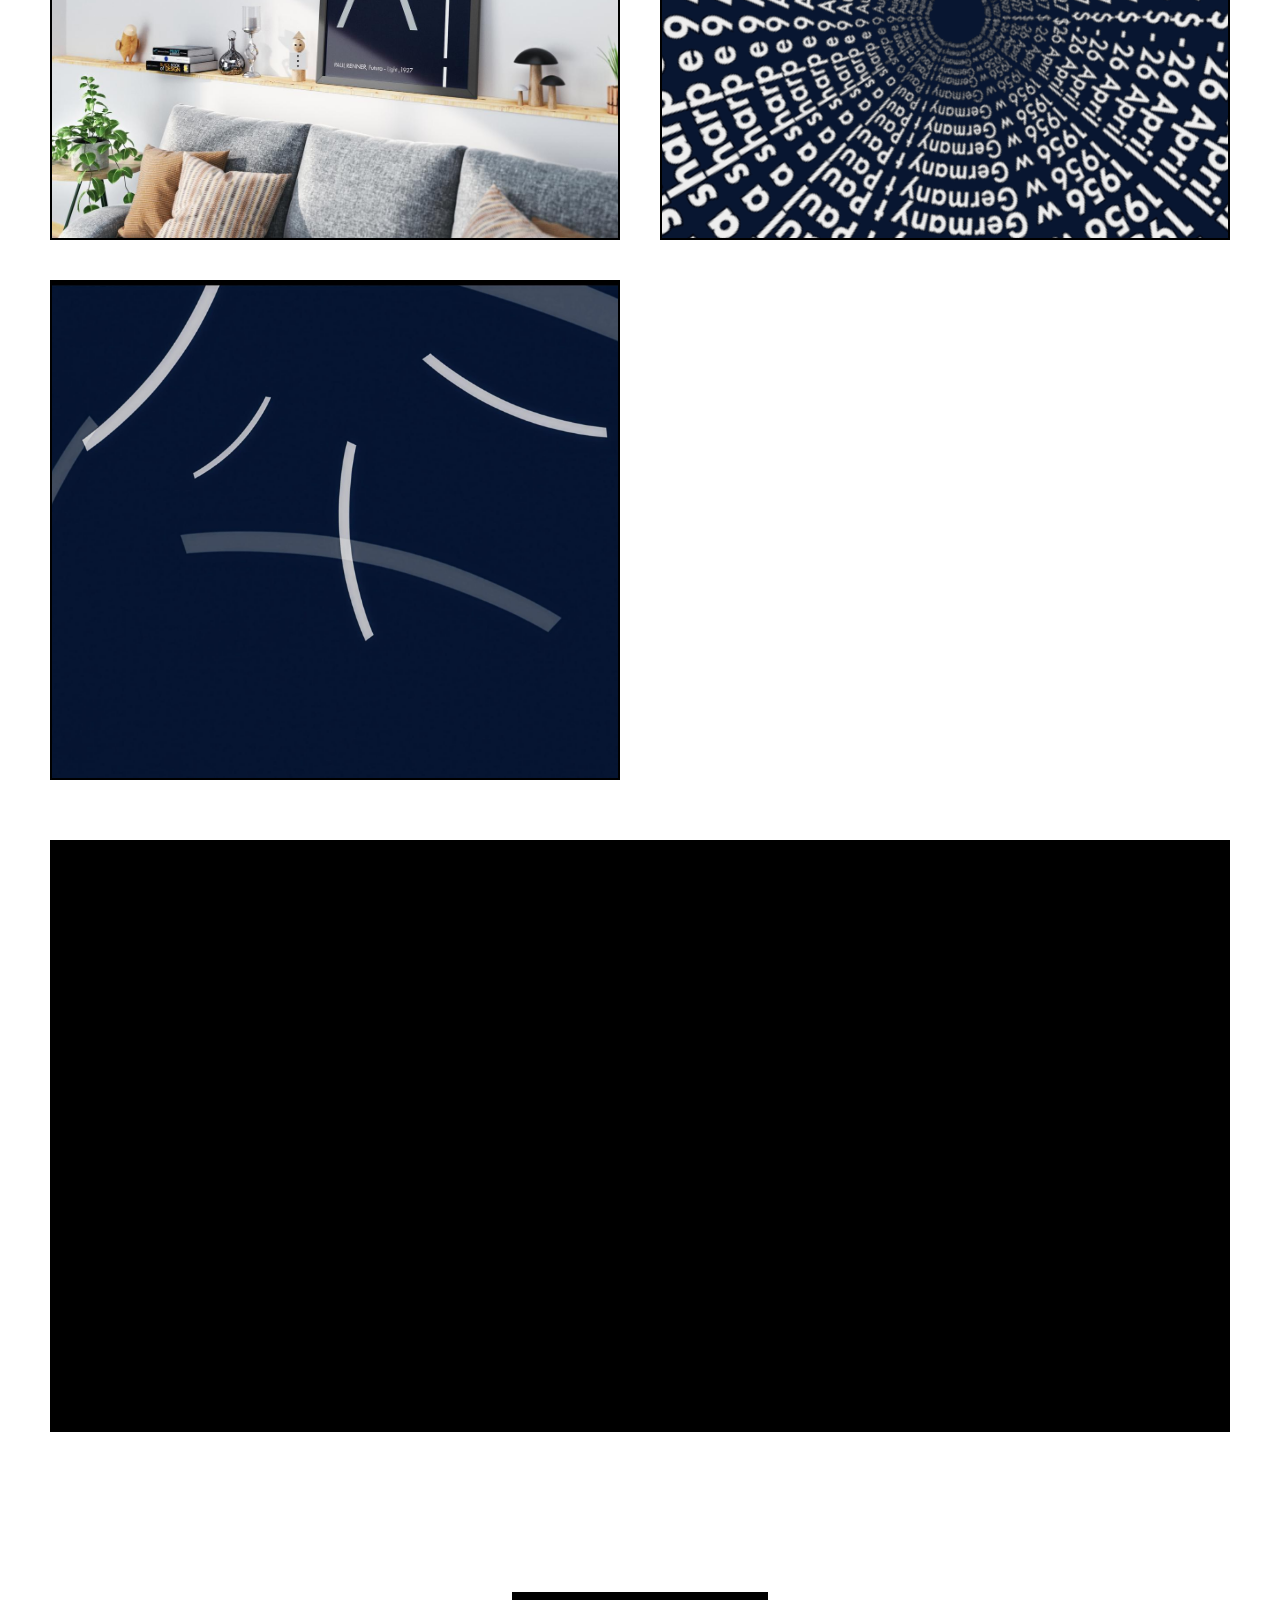
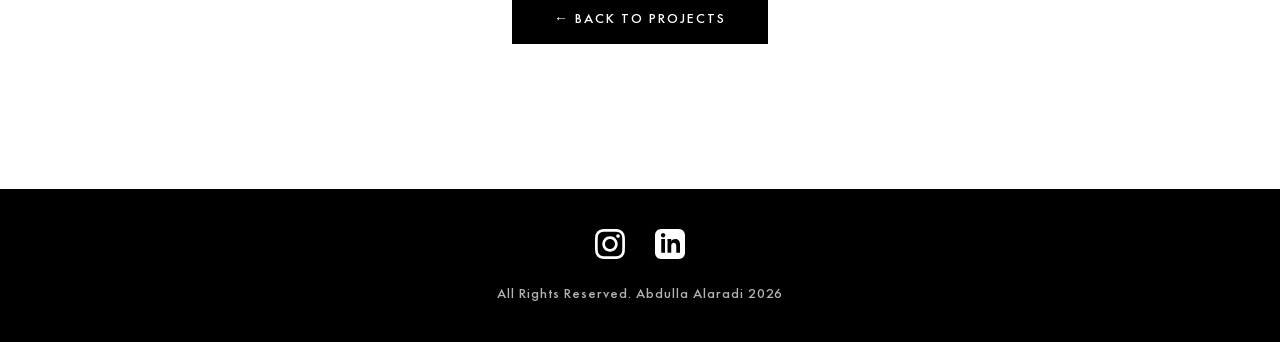
<file: project5.html>
<!DOCTYPE html>
<html lang="en">
<head>
    <meta charset="UTF-8">
    <meta name="viewport" content="width=device-width, initial-scale=1.0">
    <title>Alsaher - Abdulla Alaradi</title>
    
    <style>

              @font-face {
    font-family: 'MyCustomFont';
    src: url('futura-pt/my-font.woff') format('woff');
    font-weight: normal;
    font-style: normal;
}
body {
            font-family: 'MyCustomFont', sans-serif;
            background-color: var(--white);
            color: var(--black);
            overflow-x: hidden;
        }

        * {
            margin: 0;
            padding: 0;
            box-sizing: border-box;
        }

        :root {
            --black: #000000;
            --white: #ffffff;
            --gray: #333333;
            --light-gray: #f5f5f5;
        }

        

        /* Header Styles */
        header {
            position: fixed;
            top: 0;
            left: 0;
            right: 0;
            z-index: 1000;
            background-color: var(--white);
            border-bottom: 1px solid var(--black);
            padding: 20px 50px;
            display: flex;
            justify-content: space-between;
            align-items: center;
            transition: all 0.3s ease;
        }

        .logo {
            font-size: 24px;
            font-weight: bold;
            letter-spacing: 2px;
            color: var(--black);
            text-decoration: none;
            transition: transform 0.3s ease;
        }

        .logo:hover {
            transform: scale(1.05);
        }

        nav ul {
            list-style: none;
            display: flex;
            gap: 40px;
        }

        nav a {
            text-decoration: none;
            color: var(--black);
            font-size: 16px;
            letter-spacing: 1px;
            position: relative;
            transition: all 0.3s ease;
        }

        nav a::after {
            content: '';
            position: absolute;
            bottom: -5px;
            left: 0;
            width: 0;
            height: 2px;
            background-color: var(--black);
            transition: width 0.3s ease;
        }

        nav a:hover::after {
            width: 100%;
        }

        /* Mobile Menu */
        .hamburger {
            display: none;
            flex-direction: column;
            cursor: pointer;
            gap: 5px;
        }

        .hamburger span {
            width: 25px;
            height: 2px;
            background-color: var(--black);
            transition: all 0.3s ease;
        }

        /* Project Hero Section */
        .project-hero {
            padding: 120px 50px 80px;
            max-width: 1400px;
            margin: 0 auto;
            display: grid;
            grid-template-columns: 1.5fr 1fr;
            gap: 60px;
            align-items: center;
            min-height: 80vh;
        }

        .project-info {
            opacity: 0;
            transform: translateX(-30px);
            animation: slideInLeft 0.8s ease forwards;
        }

        .project-info h1 {
            font-size: 70px;
            letter-spacing: 3px;
            margin-bottom: 30px;
            line-height: 1.1;
        }

        .project-info .subtitle {
            font-size: 18px;
            line-height: 1.8;
            color: var(--gray);
            letter-spacing: 0.5px;
            margin-bottom: 40px;
        }

        .project-meta {
            display: flex;
            flex-direction: column;
            gap: 15px;
            border-left: 3px solid var(--black);
            padding-left: 20px;
        }

        .project-meta-item {
            font-size: 14px;
            letter-spacing: 1px;
        }

        .project-meta-item strong {
            display: inline-block;
            min-width: 100px;
            color: var(--black);
        }

        .project-meta-item span {
            color: var(--gray);
        }

        @keyframes slideInLeft {
            to {
                opacity: 1;
                transform: translateX(0);
            }
        }

        .project-hero-image {
            opacity: 0;
            transform: translateX(30px);
            animation: slideInRight 0.8s ease 0.2s forwards;
            position: relative;
        }

        .project-hero-image img {
            width: 100%;
            height: auto;
            border: 2px solid var(--black);
            transition: transform 0.3s ease;
        }

        .project-hero-image:hover img {
            transform: scale(1.02);
        }

        @keyframes slideInRight {
            to {
                opacity: 1;
                transform: translateX(0);
            }
        }

        /* Gallery Section */
        .gallery-section {
            padding: 80px 50px;
            max-width: 1400px;
            margin: 0 auto;
        }

        .gallery-grid {
            display: grid;
            grid-template-columns: repeat(2, 1fr);
            gap: 40px;
        }

        /* Flip Card */
        .flip-card {
            perspective: 1000px;
            height: 500px;
            opacity: 0;
            transform: translateY(30px);
        }

        .flip-card.visible {
            animation: fadeInUp 0.6s ease forwards;
        }

        .flip-card:nth-child(1) { animation-delay: 0.1s; }
        .flip-card:nth-child(2) { animation-delay: 0.2s; }
        .flip-card:nth-child(3) { animation-delay: 0.3s; }
        .flip-card:nth-child(4) { animation-delay: 0.4s; }
        .flip-card:nth-child(5) { animation-delay: 0.5s; }
        .flip-card:nth-child(6) { animation-delay: 0.6s; }

        @keyframes fadeInUp {
            to {
                opacity: 1;
                transform: translateY(0);
            }
        }

        .flip-card-inner {
            position: relative;
            width: 100%;
            height: 100%;
            transition: transform 0.8s;
            transform-style: preserve-3d;
        }

        .flip-card-front,
        .flip-card-back {
            position: absolute;
            width: 100%;
            height: 100%;
            backface-visibility: hidden;
            border: 2px solid var(--black);
        }

        .flip-card-front {
            background-color: var(--white);
            overflow: hidden;
        }

        .flip-card-front img {
            width: 100%;
            height: 100%;
            object-fit: cover;
            transition: transform 0.3s ease;
        }

        .flip-card:hover .flip-card-front img {
            transform: scale(1.1);
        }

        .flip-card-back {
            background-color: var(--black);
            color: var(--white);
            transform: rotateY(180deg);
            display: flex;
            flex-direction: column;
            justify-content: center;
            align-items: center;
            padding: 40px;
            text-align: center;
        }

        .flip-card-back h3 {
            font-size: 28px;
            letter-spacing: 2px;
            margin-bottom: 20px;
        }

        .flip-card-back p {
            font-size: 16px;
            line-height: 1.6;
            letter-spacing: 0.5px;
            opacity: 0.9;
        }

        /* Full Width Video Section */
        .video-section {
            padding: 60px 0;
            max-width: 1400px;
            margin: 0 auto;
            opacity: 0;
            transform: translateY(30px);
        }

        .video-section.visible {
            animation: fadeInUp 0.6s ease forwards;
        }

        .video-container {
            width: 100%;
            border: 2px solid var(--black);
            background-color: var(--black);
            overflow: hidden;
        }

        .video-container video {
            width: 100%;
            height: auto;
            display: block;
            object-fit: contain;
        }

        /* Back to Projects Button */
        .back-button {
            display: inline-block;
            padding: 15px 40px;
            background-color: var(--black);
            color: var(--white);
            text-decoration: none;
            letter-spacing: 2px;
            font-size: 14px;
            transition: all 0.3s ease;
            margin-top: 40px;
            border: 2px solid var(--black);
            position: relative;
            overflow: hidden;
        }

        .back-button::before {
            content: '';
            position: absolute;
            top: 50%;
            left: 50%;
            width: 0;
            height: 0;
            background-color: var(--white);
            border-radius: 50%;
            transform: translate(-50%, -50%);
            transition: width 0.6s ease, height 0.6s ease;
        }

        .back-button:hover::before {
            width: 400px;
            height: 400px;
        }

        .back-button:hover {
            color: var(--black);
        }

        .back-button span {
            position: relative;
            z-index: 1;
        }

        .back-button-container {
            text-align: center;
            padding: 60px 0;
        }

        /* Footer */
        footer {
            background-color: var(--black);
            color: var(--white);
            padding: 40px 50px;
            text-align: center;
        }

        .social-links {
            display: flex;
            justify-content: center;
            gap: 30px;
            margin-bottom: 20px;
        }

        .social-links a {
            color: var(--white);
            transition: transform 0.3s ease, opacity 0.3s ease;
            display: inline-block;
        }

        .social-links a:hover {
            transform: translateY(-5px);
            opacity: 0.7;
        }

        .social-links svg {
            width: 30px;
            height: 30px;
            fill: var(--white);
        }

        .footer-text {
            font-size: 14px;
            letter-spacing: 1px;
            opacity: 0.7;
        }

        /* Responsive */
        @media (max-width: 1024px) {
            .project-hero {
                grid-template-columns: 1fr;
                padding: 100px 30px 60px;
                gap: 40px;
            }

            .project-info h1 {
                font-size: 50px;
            }

            .gallery-grid {
                gap: 30px;
            }

            .flip-card {
                height: 400px;
            }
        }

        @media (max-width: 768px) {
            header {
                padding: 15px 20px;
            }

            nav {
                position: fixed;
                top: 0;
                right: -100%;
                width: 70%;
                height: 100vh;
                background-color: var(--white);
                flex-direction: column;
                justify-content: center;
                align-items: center;
                transition: right 0.3s ease;
                border-left: 1px solid var(--black);
            }

            nav.active {
                right: 0;
            }

            nav ul {
                flex-direction: column;
                gap: 30px;
            }

            .hamburger {
                display: flex;
                z-index: 1001;
            }

            .hamburger.active span:nth-child(1) {
                transform: rotate(45deg) translate(7px, 7px);
            }

            .hamburger.active span:nth-child(2) {
                opacity: 0;
            }

            .hamburger.active span:nth-child(3) {
                transform: rotate(-45deg) translate(7px, -7px);
            }

            .project-hero {
                padding: 100px 20px 50px;
            }

            .project-info h1 {
                font-size: 40px;
            }

            .project-info .subtitle {
                font-size: 16px;
            }

            .gallery-section {
                padding: 60px 20px;
            }

            .gallery-grid {
                grid-template-columns: 1fr;
                gap: 25px;
            }

            .flip-card {
                height: 350px;
            }

            .flip-card-back h3 {
                font-size: 22px;
            }

            .flip-card-back p {
                font-size: 14px;
            }

            .video-section {
                padding: 40px 20px;
            }
        }

        @media (max-width: 480px) {
            .project-info h1 {
                font-size: 32px;
                letter-spacing: 2px;
            }

            .project-info .subtitle {
                font-size: 14px;
            }

            .flip-card {
                height: 300px;
            }

            .flip-card-back h3 {
                font-size: 20px;
            }
        }
    </style>
</head>
<body>
    <!-- Header -->
    <header>
        <a href="index.html" class="logo"><img src="images/logo.png" style="height: 20%; width: 20%;"></a>
        <nav id="nav">
            <ul>
                <li><a href="index.html">Work</a></li>
                <li><a href="about.html">About</a></li>
                <li><a href="contact.html">Contact</a></li>
            </ul>
        </nav>
        <div class="hamburger" id="hamburger">
            <span></span>
            <span></span>
            <span></span>
        </div>
    </header>

    <!-- Project Hero Section -->
    <section class="project-hero">
        <div class="project-info">
            <h1>Futura</h1>
            <p class="subtitle">
This project aimed to create a type-in-motion video showcasing the unique characteristics of the Futura typeface, developed in 1927 by Paul Renner. It is defined by clean lines, precise shapes, and minimalist clarity inspired by the Bauhaus movement.
            </p>
        </div>
        <div class="project-hero-image">
            <img src="images/FUTURA/main.png" alt="Alsaher Brand Identity">
        </div>
    </section>

    <!-- Gallery Section -->
    <section class="gallery-section">
        <div class="gallery-grid">
            <!-- Card 1 -->
            <div class="flip-card">
                <div class="flip-card-inner">
                    <div class="flip-card-front">
                        <img src="images/FUTURA/20251214_045306-2.jpg" alt="Alsaher Advertisement">
                    </div>
                    <div class="flip-card-back">
                        <h3>Advertisement</h3>
                        <p>Bold and eye-catching advertising design that captures the brand's vibrant energy and refreshing appeal.</p>
                    </div>
                </div>
            </div>

            <!-- Card 2 -->
            <div class="flip-card">
                <div class="flip-card-inner">
                    <div class="flip-card-front">
                        <img src="images/FUTURA/20251214_045219.jpg" alt="Alsaher Banner">
                    </div>
                    <div class="flip-card-back">
                        <h3>Banner Design</h3>
                        <p>Large-format banner showcasing the brand identity with impactful visuals perfect for outdoor displays.</p>
                    </div>
                </div>
            </div>

            <!-- Card 3 -->
            <div class="flip-card">
                <div class="flip-card-inner">
                    <div class="flip-card-front">
                        <img src="images/FUTURA/Poster_Frame1.jpg" alt="Alsaher Outdoor">
                    </div>
                    <div class="flip-card-back">
                        <h3>Outdoor Advertising</h3>
                        <p>Strategic outdoor advertising placement demonstrating the brand's presence in urban environments.</p>
                    </div>
                </div>
            </div>

            <!-- Card 4 -->
            <div class="flip-card">
                <div class="flip-card-inner">
                    <div class="flip-card-front">
                        <img src="images/FUTURA/scree1.png" alt="Alsaher Banner">
                    </div>
                    <div class="flip-card-back">
                        <h3>Banner Design</h3>
                        <p>Large-format banner showcasing the brand identity with impactful visuals perfect for outdoor displays.</p>
                    </div>
                </div>
            </div>

            <!-- Card 5 -->
            <div class="flip-card">
                <div class="flip-card-inner">
                    <div class="flip-card-front">
                        <img src="images/FUTURA/screen3.jpg" alt="Alsaher Banner">
                    </div>
                    <div class="flip-card-back">
                        <h3>Banner Design</h3>
                        <p>Large-format banner showcasing the brand identity with impactful visuals perfect for outdoor displays.</p>
                    </div>
                </div>
            </div>
        </div>

        <!-- Full Width Video Section -->
        <div class="video-section">
            <div class="video-container">
                <video autoplay muted loop playsinline>
                    <source src="images/FUTURA/Futura.mp4" type="video/mp4">
                </video>
            </div>
        </div>

        <!-- Back Button -->
        <div class="back-button-container">
            <a href="index.html" class="back-button">
                <span>← BACK TO PROJECTS</span>
            </a>
        </div>
    </section>

    <!-- Footer -->
    <footer>
        <div class="social-links">
            <a href="https://www.instagram.com/abdulla__designs?igsh=a2JhZXc5c2tiamdq" target="_blank" aria-label="Instagram">
                <svg xmlns="http://www.w3.org/2000/svg" viewBox="0 0 24 24">
                    <path d="M12 2.163c3.204 0 3.584.012 4.85.07 3.252.148 4.771 1.691 4.919 4.919.058 1.265.069 1.645.069 4.849 0 3.205-.012 3.584-.069 4.849-.149 3.225-1.664 4.771-4.919 4.919-1.266.058-1.644.07-4.85.07-3.204 0-3.584-.012-4.849-.07-3.26-.149-4.771-1.699-4.919-4.92-.058-1.265-.07-1.644-.07-4.849 0-3.204.013-3.583.07-4.849.149-3.227 1.664-4.771 4.919-4.919 1.266-.057 1.645-.069 4.849-.069zm0-2.163c-3.259 0-3.667.014-4.947.072-4.358.2-6.78 2.618-6.98 6.98-.059 1.281-.073 1.689-.073 4.948 0 3.259.014 3.668.072 4.948.2 4.358 2.618 6.78 6.98 6.98 1.281.058 1.689.072 4.948.072 3.259 0 3.668-.014 4.948-.072 4.354-.2 6.782-2.618 6.979-6.98.059-1.28.073-1.689.073-4.948 0-3.259-.014-3.667-.072-4.947-.196-4.354-2.617-6.78-6.979-6.98-1.281-.059-1.69-.073-4.949-.073zm0 5.838c-3.403 0-6.162 2.759-6.162 6.162s2.759 6.163 6.162 6.163 6.162-2.759 6.162-6.163c0-3.403-2.759-6.162-6.162-6.162zm0 10.162c-2.209 0-4-1.79-4-4 0-2.209 1.791-4 4-4s4 1.791 4 4c0 2.21-1.791 4-4 4zm6.406-11.845c-.796 0-1.441.645-1.441 1.44s.645 1.44 1.441 1.44c.795 0 1.439-.645 1.439-1.44s-.644-1.44-1.439-1.44z"/>
                </svg>
            </a>
            <a href="https://www.linkedin.com/in/abdulla-alaradi-057582267?utm_source=share&utm_campaign=share_via&utm_content=profile&utm_medium=android_app" target="_blank" aria-label="LinkedIn">
                <svg xmlns="http://www.w3.org/2000/svg" viewBox="0 0 24 24">
                    <path d="M19 0h-14c-2.761 0-5 2.239-5 5v14c0 2.761 2.239 5 5 5h14c2.762 0 5-2.239 5-5v-14c0-2.761-2.238-5-5-5zm-11 19h-3v-11h3v11zm-1.5-12.268c-.966 0-1.75-.79-1.75-1.764s.784-1.764 1.75-1.764 1.75.79 1.75 1.764-.783 1.764-1.75 1.764zm13.5 12.268h-3v-5.604c0-3.368-4-3.113-4 0v5.604h-3v-11h3v1.765c1.396-2.586 7-2.777 7 2.476v6.759z"/>
                </svg>
            </a>
        </div>
        <div class="footer-text">All Rights Reserved. Abdulla Alaradi 2026</div>
    </footer>

    <script>
        // Hamburger menu toggle
        const hamburger = document.getElementById('hamburger');
        const nav = document.getElementById('nav');

        hamburger.addEventListener('click', function() {
            hamburger.classList.toggle('active');
            nav.classList.toggle('active');
        });

        // Close menu when clicking on a link
        const navLinks = document.querySelectorAll('nav a');
        navLinks.forEach(link => {
            link.addEventListener('click', function() {
                hamburger.classList.remove('active');
                nav.classList.remove('active');
            });
        });

        // Flip cards animation on scroll
        const flipCards = document.querySelectorAll('.flip-card');
        
        const observerOptions = {
            threshold: 0.2,
            rootMargin: '0px 0px -100px 0px'
        };

        const observer = new IntersectionObserver(function(entries) {
            entries.forEach(entry => {
                if (entry.isIntersecting) {
                    entry.target.classList.add('visible');
                }
            });
        }, observerOptions);

        flipCards.forEach(card => {
            observer.observe(card);
        });

        // Video section animation on scroll
        const videoSection = document.querySelector('.video-section');
        if (videoSection) {
            observer.observe(videoSection);
        }

        // Header hide/show on scroll
        let lastScroll = 0;
        const header = document.querySelector('header');

        window.addEventListener('scroll', function() {
            const currentScroll = window.pageYOffset;
            
            if (currentScroll <= 0) {
                header.style.transform = 'translateY(0)';
            } else if (currentScroll > lastScroll && currentScroll > 100) {
                header.style.transform = 'translateY(-100%)';
            } else if (currentScroll < lastScroll) {
                header.style.transform = 'translateY(0)';
            }
            
            lastScroll = currentScroll;
        });
    </script>
</body>
</html>
</file>
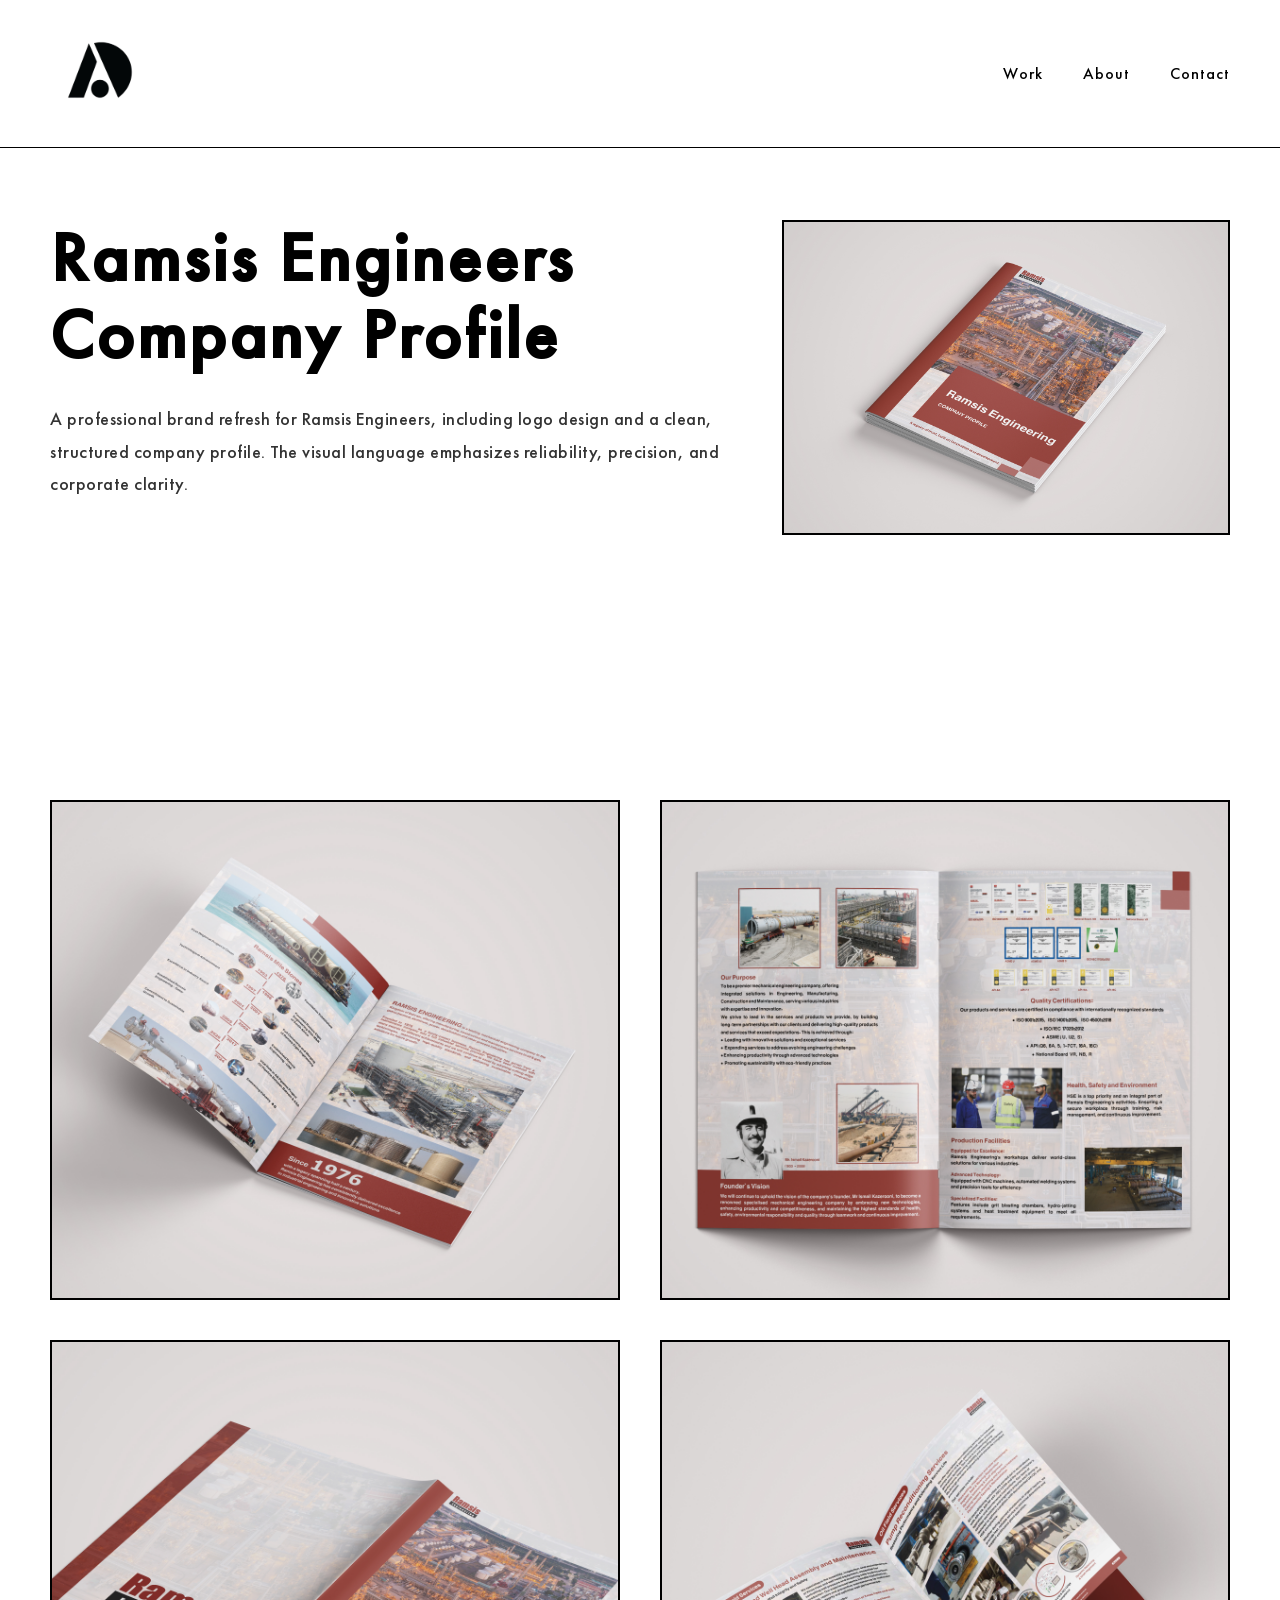
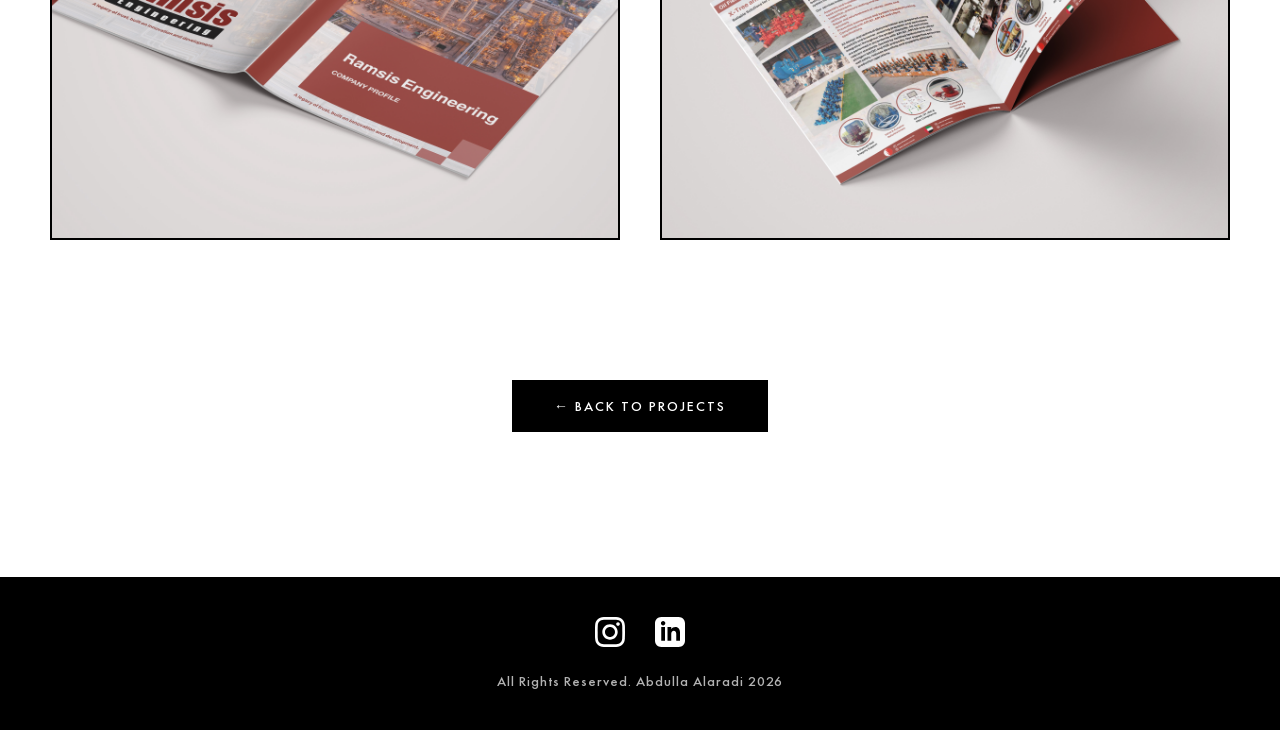
<file: project6.html>
<!DOCTYPE html>
<html lang="en">
<head>
    <meta charset="UTF-8">
    <meta name="viewport" content="width=device-width, initial-scale=1.0">
    <title>Alsaher - Abdulla Alaradi</title>
    
    <style>
      @font-face {
    font-family: 'MyCustomFont';
    src: url('futura-pt/my-font.woff') format('woff');
    font-weight: normal;
    font-style: normal;
}
body {
            font-family: 'MyCustomFont', sans-serif;
            background-color: var(--white);
            color: var(--black);
            overflow-x: hidden;
        }

        * {
            margin: 0;
            padding: 0;
            box-sizing: border-box;
        }

        :root {
            --black: #000000;
            --white: #ffffff;
            --gray: #333333;
            --light-gray: #f5f5f5;
        }

        

        /* Header Styles */
        header {
            position: fixed;
            top: 0;
            left: 0;
            right: 0;
            z-index: 1000;
            background-color: var(--white);
            border-bottom: 1px solid var(--black);
            padding: 20px 50px;
            display: flex;
            justify-content: space-between;
            align-items: center;
            transition: all 0.3s ease;
        }

        .logo {
            font-size: 24px;
            font-weight: bold;
            letter-spacing: 2px;
            color: var(--black);
            text-decoration: none;
            transition: transform 0.3s ease;
        }

        .logo:hover {
            transform: scale(1.05);
        }

        nav ul {
            list-style: none;
            display: flex;
            gap: 40px;
        }

        nav a {
            text-decoration: none;
            color: var(--black);
            font-size: 16px;
            letter-spacing: 1px;
            position: relative;
            transition: all 0.3s ease;
        }

        nav a::after {
            content: '';
            position: absolute;
            bottom: -5px;
            left: 0;
            width: 0;
            height: 2px;
            background-color: var(--black);
            transition: width 0.3s ease;
        }

        nav a:hover::after {
            width: 100%;
        }

        /* Mobile Menu */
        .hamburger {
            display: none;
            flex-direction: column;
            cursor: pointer;
            gap: 5px;
        }

        .hamburger span {
            width: 25px;
            height: 2px;
            background-color: var(--black);
            transition: all 0.3s ease;
        }

        /* Project Hero Section */
        .project-hero {
            padding: 120px 50px 80px;
            max-width: 1400px;
            margin: 0 auto;
            display: grid;
            grid-template-columns: 1.5fr 1fr;
            gap: 60px;
            align-items: center;
            min-height: 80vh;
        }

        .project-info {
            opacity: 0;
            transform: translateX(-30px);
            animation: slideInLeft 0.8s ease forwards;
        }

        .project-info h1 {
            font-size: 70px;
            letter-spacing: 3px;
            margin-bottom: 30px;
            line-height: 1.1;
        }

        .project-info .subtitle {
            font-size: 18px;
            line-height: 1.8;
            color: var(--gray);
            letter-spacing: 0.5px;
            margin-bottom: 40px;
        }

        .project-meta {
            display: flex;
            flex-direction: column;
            gap: 15px;
            border-left: 3px solid var(--black);
            padding-left: 20px;
        }

        .project-meta-item {
            font-size: 14px;
            letter-spacing: 1px;
        }

        .project-meta-item strong {
            display: inline-block;
            min-width: 100px;
            color: var(--black);
        }

        .project-meta-item span {
            color: var(--gray);
        }

        @keyframes slideInLeft {
            to {
                opacity: 1;
                transform: translateX(0);
            }
        }

        .project-hero-image {
            opacity: 0;
            transform: translateX(30px);
            animation: slideInRight 0.8s ease 0.2s forwards;
            position: relative;
        }

        .project-hero-image img {
            width: 100%;
            height: auto;
            border: 2px solid var(--black);
            transition: transform 0.3s ease;
        }

        .project-hero-image:hover img {
            transform: scale(1.02);
        }

        @keyframes slideInRight {
            to {
                opacity: 1;
                transform: translateX(0);
            }
        }

        /* Gallery Section */
        .gallery-section {
            padding: 80px 50px;
            max-width: 1400px;
            margin: 0 auto;
        }

        .gallery-grid {
            display: grid;
            grid-template-columns: repeat(2, 1fr);
            gap: 40px;
        }

        /* Flip Card */
        .flip-card {
            perspective: 1000px;
            height: 500px;
            opacity: 0;
            transform: translateY(30px);
        }

        .flip-card.visible {
            animation: fadeInUp 0.6s ease forwards;
        }

        .flip-card:nth-child(1) { animation-delay: 0.1s; }
        .flip-card:nth-child(2) { animation-delay: 0.2s; }
        .flip-card:nth-child(3) { animation-delay: 0.3s; }
        .flip-card:nth-child(4) { animation-delay: 0.4s; }
        .flip-card:nth-child(5) { animation-delay: 0.5s; }
        .flip-card:nth-child(6) { animation-delay: 0.6s; }

        @keyframes fadeInUp {
            to {
                opacity: 1;
                transform: translateY(0);
            }
        }
        .video-card video {
    width: 100%;
    height: 100%;
    object-fit: cover;
    object-position: center;
}



        .flip-card-inner {
            position: relative;
            width: 100%;
            height: 100%;
            transition: transform 0.8s;
            transform-style: preserve-3d;
        }

        .flip-card-front,
        .flip-card-back {
            position: absolute;
            width: 100%;
            height: 100%;
            backface-visibility: hidden;
            border: 2px solid var(--black);
        }

        .flip-card-front {
            background-color: var(--white);
            overflow: hidden;
        }

        .flip-card-front img {
            width: 100%;
            height: 100%;
            object-fit: cover;
            transition: transform 0.3s ease;
        }

        .flip-card:hover .flip-card-front img {
            transform: scale(1.1);
        }

        .flip-card-back {
            background-color: var(--black);
            color: var(--white);
            transform: rotateY(180deg);
            display: flex;
            flex-direction: column;
            justify-content: center;
            align-items: center;
            padding: 40px;
            text-align: center;
        }

        .flip-card-back h3 {
            font-size: 28px;
            letter-spacing: 2px;
            margin-bottom: 20px;
        }

        .flip-card-back p {
            font-size: 16px;
            line-height: 1.6;
            letter-spacing: 0.5px;
            opacity: 0.9;
        }

        /* Back to Projects Button */
        .back-button {
            display: inline-block;
            padding: 15px 40px;
            background-color: var(--black);
            color: var(--white);
            text-decoration: none;
            letter-spacing: 2px;
            font-size: 14px;
            transition: all 0.3s ease;
            margin-top: 80px;
            border: 2px solid var(--black);
            position: relative;
            overflow: hidden;
        }

        .back-button::before {
            content: '';
            position: absolute;
            top: 50%;
            left: 50%;
            width: 0;
            height: 0;
            background-color: var(--white);
            border-radius: 50%;
            transform: translate(-50%, -50%);
            transition: width 0.6s ease, height 0.6s ease;
        }

        .back-button:hover::before {
            width: 400px;
            height: 400px;
        }

        .back-button:hover {
            color: var(--black);
        }

        .back-button span {
            position: relative;
            z-index: 1;
        }

        .back-button-container {
            text-align: center;
            padding: 60px 0;
        }

        /* Footer */
        footer {
            background-color: var(--black);
            color: var(--white);
            padding: 40px 50px;
            text-align: center;
        }

        .social-links {
            display: flex;
            justify-content: center;
            gap: 30px;
            margin-bottom: 20px;
        }

        .social-links a {
            color: var(--white);
            transition: transform 0.3s ease, opacity 0.3s ease;
            display: inline-block;
        }

        .social-links a:hover {
            transform: translateY(-5px);
            opacity: 0.7;
        }

        .social-links svg {
            width: 30px;
            height: 30px;
            fill: var(--white);
        }

        .footer-text {
            font-size: 14px;
            letter-spacing: 1px;
            opacity: 0.7;
        }

        /* Responsive */
        @media (max-width: 1024px) {
            .project-hero {
                grid-template-columns: 1fr;
                padding: 100px 30px 60px;
                gap: 40px;
            }

            .project-info h1 {
                font-size: 50px;
            }

            .gallery-grid {
                gap: 30px;
            }

            .flip-card {
                height: 400px;
            }
        }

        @media (max-width: 768px) {
            header {
                padding: 15px 20px;
            }

            nav {
                position: fixed;
                top: 0;
                right: -100%;
                width: 70%;
                height: 100vh;
                background-color: var(--white);
                flex-direction: column;
                justify-content: center;
                align-items: center;
                transition: right 0.3s ease;
                border-left: 1px solid var(--black);
            }

            nav.active {
                right: 0;
            }

            nav ul {
                flex-direction: column;
                gap: 30px;
            }

            .hamburger {
                display: flex;
                z-index: 1001;
            }

            .hamburger.active span:nth-child(1) {
                transform: rotate(45deg) translate(7px, 7px);
            }

            .hamburger.active span:nth-child(2) {
                opacity: 0;
            }

            .hamburger.active span:nth-child(3) {
                transform: rotate(-45deg) translate(7px, -7px);
            }

            .project-hero {
                padding: 100px 20px 50px;
            }

            .project-info h1 {
                font-size: 40px;
            }

            .project-info .subtitle {
                font-size: 16px;
            }

            .gallery-section {
                padding: 60px 20px;
            }

            .gallery-grid {
                grid-template-columns: 1fr;
                gap: 25px;
            }

            .flip-card {
                height: 350px;
            }

            .flip-card-back h3 {
                font-size: 22px;
            }

            .flip-card-back p {
                font-size: 14px;
            }
        }

        @media (max-width: 480px) {
            .project-info h1 {
                font-size: 32px;
                letter-spacing: 2px;
            }

            .project-info .subtitle {
                font-size: 14px;
            }

            .flip-card {
                height: 300px;
            }

            .flip-card-back h3 {
                font-size: 20px;
            }
        }
    </style>
</head>
<body>
    <!-- Header -->
    <header>
        <a href="index.html" class="logo"><img src="images/logo.png" style="height: 20%; width: 20%;"></a>
        <nav id="nav">
            <ul>
                <li><a href="index.html">Work</a></li>
                <li><a href="about.html">About</a></li>
                <li><a href="contact.html">Contact</a></li>
            </ul>
        </nav>
        <div class="hamburger" id="hamburger">
            <span></span>
            <span></span>
            <span></span>
        </div>
    </header>

    <!-- Project Hero Section -->
    <section class="project-hero">
        <div class="project-info">
            <h1>Ramsis Engineers Company Profile</h1>
            <p class="subtitle">
             A professional brand refresh for Ramsis Engineers, including logo design and a clean, structured company profile. The visual language emphasizes reliability, precision, and corporate clarity.

            </p>
           
        </div>
        <div class="project-hero-image">
            <img src="images/Ramsis Engineers Company Profile/A4_Brochure_Mockup_1.jpg" alt="Alsaher Brand Identity">
        </div>
    </section>

    <!-- Gallery Section -->
    <section class="gallery-section">
        <div class="gallery-grid">
            <!-- Card 1 -->
            <div class="flip-card">
                <div class="flip-card-inner">
                    <div class="flip-card-front">
                        <img src="images/Ramsis Engineers Company Profile/A4_Brochure_Mockup_3.jpg" alt="Alsaher Advertisement">
                    </div>
                    <div class="flip-card-back">
                        <h3>Advertisement</h3>
                        <p>Bold and eye-catching advertising design that captures the brand's vibrant energy and refreshing appeal.</p>
                    </div>
                </div>
            </div>

            <!-- Card 2 -->
            <div class="flip-card">
                <div class="flip-card-inner">
                    <div class="flip-card-front">
                        <img src="images/Ramsis Engineers Company Profile/A4_Brochure_Mockup_6.jpg" alt="Alsaher Banner">
                    </div>
                    <div class="flip-card-back">
                        <h3>Banner Design</h3>
                        <p>Large-format banner showcasing the brand identity with impactful visuals perfect for outdoor displays.</p>
                    </div>
                </div>
            </div>

            <!-- Card 3 -->
            <div class="flip-card">
                <div class="flip-card-inner">
                    <div class="flip-card-front">
                        <img src="images/Ramsis Engineers Company Profile/Cover2.jpg" alt="Alsaher Outdoor">
                    </div>
                    <div class="flip-card-back">
                        <h3>Outdoor Advertising</h3>
                        <p>Strategic outdoor advertising placement demonstrating the brand's presence in urban environments.</p>
                    </div>
                </div>
            </div>

            <!-- Card 2 -->
            <div class="flip-card">
                <div class="flip-card-inner">
                    <div class="flip-card-front">
                        <img src="images/Ramsis Engineers Company Profile/main.jpg" alt="Alsaher Banner">
                    </div>
                    <div class="flip-card-back">
                        <h3>Banner Design</h3>
                        <p>Large-format banner showcasing the brand identity with impactful visuals perfect for outdoor displays.</p>
                    </div>
                </div>
            </div>


           
        
    </div>
</div>



            
            

        <!-- Back Button -->
        <div class="back-button-container">
            <a href="index.html" class="back-button">
                <span>← BACK TO PROJECTS</span>
            </a>
        </div>
    </section>

    <!-- Footer -->
    <footer>
        <div class="social-links">
            <a href="https://www.instagram.com/abdulla__designs?igsh=a2JhZXc5c2tiamdq" target="_blank" aria-label="Instagram">
                <svg xmlns="http://www.w3.org/2000/svg" viewBox="0 0 24 24">
                    <path d="M12 2.163c3.204 0 3.584.012 4.85.07 3.252.148 4.771 1.691 4.919 4.919.058 1.265.069 1.645.069 4.849 0 3.205-.012 3.584-.069 4.849-.149 3.225-1.664 4.771-4.919 4.919-1.266.058-1.644.07-4.85.07-3.204 0-3.584-.012-4.849-.07-3.26-.149-4.771-1.699-4.919-4.92-.058-1.265-.07-1.644-.07-4.849 0-3.204.013-3.583.07-4.849.149-3.227 1.664-4.771 4.919-4.919 1.266-.057 1.645-.069 4.849-.069zm0-2.163c-3.259 0-3.667.014-4.947.072-4.358.2-6.78 2.618-6.98 6.98-.059 1.281-.073 1.689-.073 4.948 0 3.259.014 3.668.072 4.948.2 4.358 2.618 6.78 6.98 6.98 1.281.058 1.689.072 4.948.072 3.259 0 3.668-.014 4.948-.072 4.354-.2 6.782-2.618 6.979-6.98.059-1.28.073-1.689.073-4.948 0-3.259-.014-3.667-.072-4.947-.196-4.354-2.617-6.78-6.979-6.98-1.281-.059-1.69-.073-4.949-.073zm0 5.838c-3.403 0-6.162 2.759-6.162 6.162s2.759 6.163 6.162 6.163 6.162-2.759 6.162-6.163c0-3.403-2.759-6.162-6.162-6.162zm0 10.162c-2.209 0-4-1.79-4-4 0-2.209 1.791-4 4-4s4 1.791 4 4c0 2.21-1.791 4-4 4zm6.406-11.845c-.796 0-1.441.645-1.441 1.44s.645 1.44 1.441 1.44c.795 0 1.439-.645 1.439-1.44s-.644-1.44-1.439-1.44z"/>
                </svg>
            </a>
            <a href="https://www.linkedin.com/in/abdulla-alaradi-057582267?utm_source=share&utm_campaign=share_via&utm_content=profile&utm_medium=android_app" target="_blank" aria-label="LinkedIn">
                <svg xmlns="http://www.w3.org/2000/svg" viewBox="0 0 24 24">
                    <path d="M19 0h-14c-2.761 0-5 2.239-5 5v14c0 2.761 2.239 5 5 5h14c2.762 0 5-2.239 5-5v-14c0-2.761-2.238-5-5-5zm-11 19h-3v-11h3v11zm-1.5-12.268c-.966 0-1.75-.79-1.75-1.764s.784-1.764 1.75-1.764 1.75.79 1.75 1.764-.783 1.764-1.75 1.764zm13.5 12.268h-3v-5.604c0-3.368-4-3.113-4 0v5.604h-3v-11h3v1.765c1.396-2.586 7-2.777 7 2.476v6.759z"/>
                </svg>
            </a>
        </div>
        <div class="footer-text">All Rights Reserved. Abdulla Alaradi 2026</div>
    </footer>

    <script>
        // Hamburger menu toggle
        const hamburger = document.getElementById('hamburger');
        const nav = document.getElementById('nav');

        hamburger.addEventListener('click', function() {
            hamburger.classList.toggle('active');
            nav.classList.toggle('active');
        });

        // Close menu when clicking on a link
        const navLinks = document.querySelectorAll('nav a');
        navLinks.forEach(link => {
            link.addEventListener('click', function() {
                hamburger.classList.remove('active');
                nav.classList.remove('active');
            });
        });

        // Flip cards animation on scroll
        const flipCards = document.querySelectorAll('.flip-card');
        
        const observerOptions = {
            threshold: 0.2,
            rootMargin: '0px 0px -100px 0px'
        };

        const observer = new IntersectionObserver(function(entries) {
            entries.forEach(entry => {
                if (entry.isIntersecting) {
                    entry.target.classList.add('visible');
                }
            });
        }, observerOptions);

        flipCards.forEach(card => {
            observer.observe(card);
        });

        // Header hide/show on scroll
        let lastScroll = 0;
        const header = document.querySelector('header');

        window.addEventListener('scroll', function() {
            const currentScroll = window.pageYOffset;
            
            if (currentScroll <= 0) {
                header.style.transform = 'translateY(0)';
            } else if (currentScroll > lastScroll && currentScroll > 100) {
                header.style.transform = 'translateY(-100%)';
            } else if (currentScroll < lastScroll) {
                header.style.transform = 'translateY(0)';
            }
            
            lastScroll = currentScroll;
        });
    </script>
</body>
</html>
</file>
